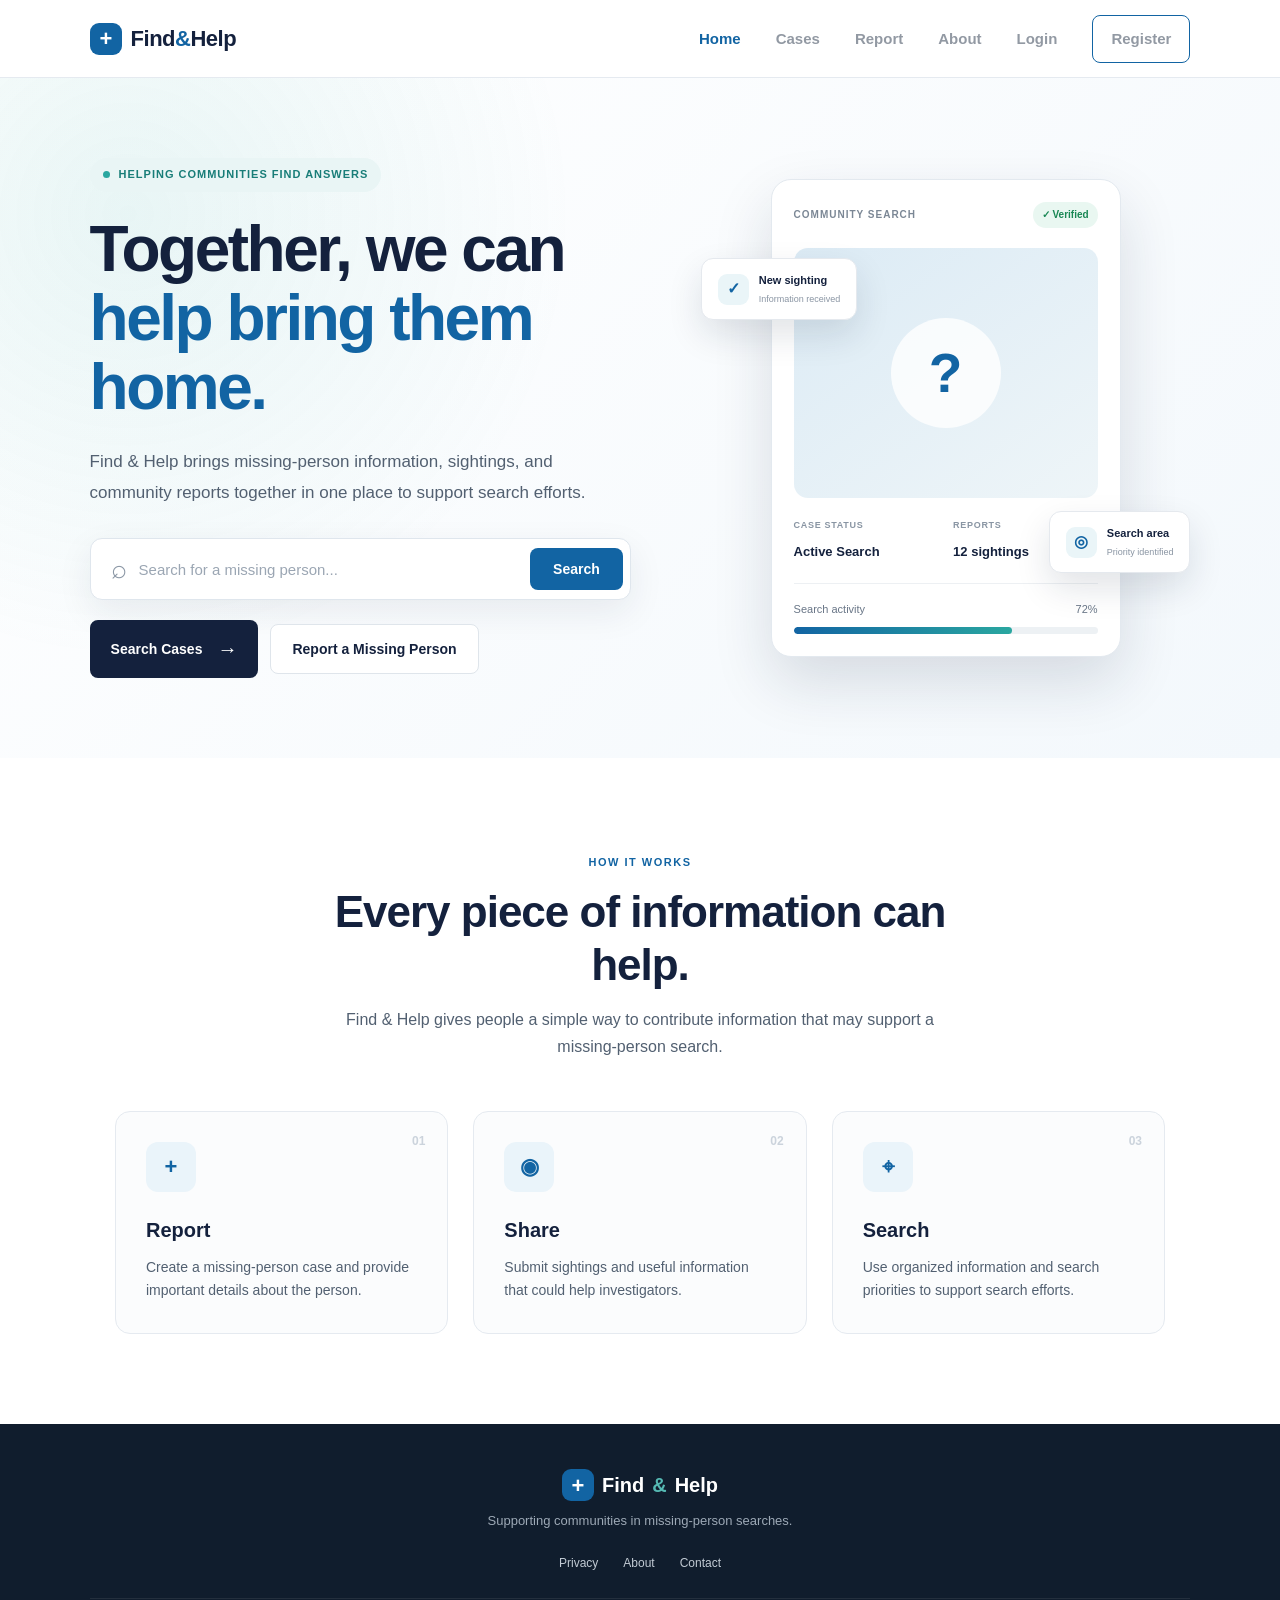
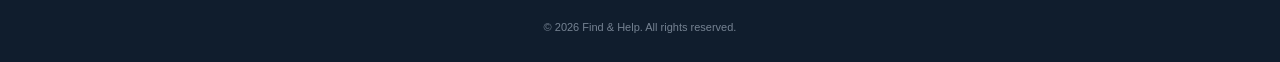
<file: index.html>
<!DOCTYPE html>
<html lang="en">

<head>
    <meta charset="UTF-8">
    <meta name="viewport" content="width=device-width, initial-scale=1.0">

    <title>Find & Help | Missing Persons</title>

    <link rel="stylesheet" href="css/index.css">
</head>

<body>
    <header class="navbar">

        <div class="logo">
            <span class="logo-icon">+</span>
            <span>Find<span class="logo-highlight">&</span>Help</span>
        </div>
        <nav class="nav-links">
            <a href="index.html" class="active">Home</a>
            <a href="pages/search.html">Cases</a>
            <a href="pages/create-case.html">Report</a>
            <a href="pages/about.html">About</a>
            <a href="pages/login.html" class="nav-login">Login</a>
            <a href="pages/register.html" class="nav-register">Register</a>
        </nav>
    </header>
    <main>
        <section class="hero">
            <div class="hero-content">
                <div class="hero-label">
                    <span class="status-dot"></span>
                    HELPING COMMUNITIES FIND ANSWERS
                </div>
                <h1>
                    Together, we can
                    <span>help bring them home.</span>
                </h1>
                <p>
                    Find & Help brings missing-person information,
                    sightings, and community reports together in
                    one place to support search efforts.
                </p>

                <form class="search-box">

                    <span class="search-icon">⌕</span>

                    <input
                        type="text"
                        placeholder="Search for a missing person..."
                    >

                    <button type="submit">
                        Search
                    </button>

                </form>

                <div class="hero-buttons">

                    <a
                        href="pages/search.html"
                        class="primary-btn"
                    >
                        Search Cases
                        <span>→</span>
                    </a>

                    <a
                        href="pages/create-case.html"
                        class="secondary-btn"
                    >
                        Report a Missing Person
                    </a>

                </div>

            </div>

            <div class="hero-visual">

                <div class="visual-card">

                    <div class="visual-top">

                        <span class="mini-label">
                            COMMUNITY SEARCH
                        </span>

                        <span class="verified">
                            ✓ Verified
                        </span>

                    </div>


                    <div class="person-placeholder">

                        <div class="person-icon">
                            ?
                        </div>

                    </div>


                    <div class="visual-info">

                        <div>
                            <small>CASE STATUS</small>
                            <strong>Active Search</strong>
                        </div>

                        <div>
                            <small>REPORTS</small>
                            <strong>12 sightings</strong>
                        </div>

                    </div>


                    <div class="progress-container">

                        <div class="progress-text">
                            <span>Search activity</span>
                            <span>72%</span>
                        </div>

                        <div class="progress-bar">
                            <div class="progress"></div>
                        </div>

                    </div>

                </div>


                <div class="floating-card floating-card-one">

                    <div class="floating-icon">
                        ✓
                    </div>

                    <div>
                        <strong>New sighting</strong>
                        <small>Information received</small>
                    </div>

                </div>


                <div class="floating-card floating-card-two">

                    <div class="floating-icon">
                        ◎
                    </div>

                    <div>
                        <strong>Search area</strong>
                        <small>Priority identified</small>
                    </div>

                </div>

            </div>

        </section>

        <section class="how-section">

            <div class="section-heading">

                <span>HOW IT WORKS</span>

                <h2>
                    Every piece of information can help.
                </h2>

                <p>
                    Find & Help gives people a simple way to
                    contribute information that may support
                    a missing-person search.
                </p>

            </div>


            <div class="steps">

                <div class="step-card">

                    <div class="step-number">
                        01
                    </div>

                    <div class="step-icon">
                        +
                    </div>

                    <h3>
                        Report
                    </h3>

                    <p>
                        Create a missing-person case and
                        provide important details about the person.
                    </p>

                </div>

                <div class="step-card">

                    <div class="step-number">
                        02
                    </div>

                    <div class="step-icon">
                        ◉
                    </div>

                    <h3>
                        Share
                    </h3>

                    <p>
                        Submit sightings and useful information
                        that could help investigators.
                    </p>

                </div>

                <div class="step-card">

                    <div class="step-number">
                        03
                    </div>

                    <div class="step-icon">
                        ⌖
                    </div>

                    <h3>
                        Search
                    </h3>

                    <p>
                        Use organized information and search
                        priorities to support search efforts.
                    </p>

                </div>

            </div>

        </section>

    </main>

    <footer>

        <div class="footer-logo">
            <span class="logo-icon">+</span>
            Find<span>&</span>Help
        </div>

        <p>
            Supporting communities in missing-person searches.
        </p>

        <div class="footer-links">
            <a href="pages/privacy.html">Privacy</a>
            <a href="pages/about.html">About</a>
            <a href="pages/contact.html">Contact</a>
        </div>

        <div class="copyright">
            © 2026 Find & Help. All rights reserved.
        </div>

    </footer>

</body>
</html>
</file>
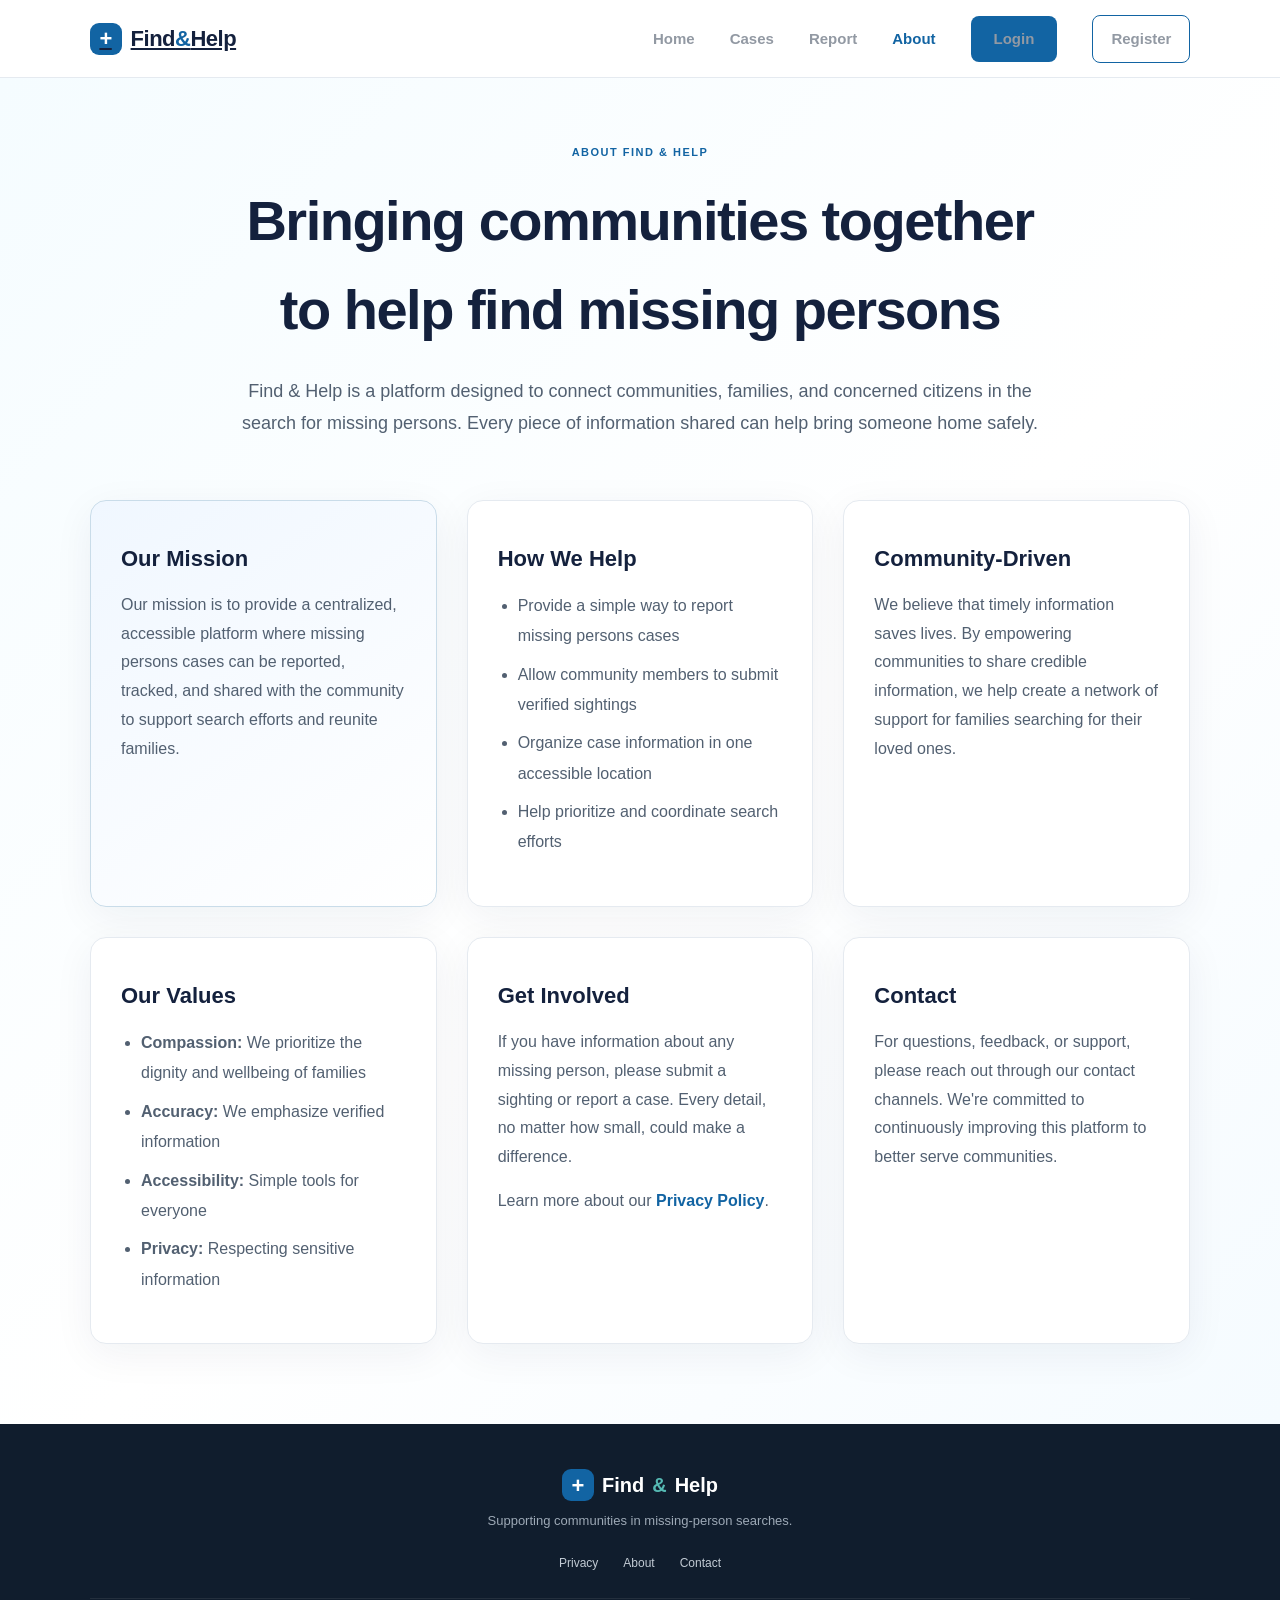
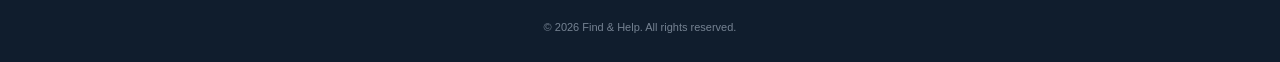
<file: pages/about.html>
<!DOCTYPE html>
<html lang="en">
<head>
    <meta charset="UTF-8">
    <meta name="viewport" content="width=device-width, initial-scale=1.0">
    <title>About | Find & Help</title>
    <link rel="stylesheet" href="../css/index.css">
    <style>
        .about-page {
            padding: 60px 7% 80px;
            background: linear-gradient(135deg, #f5fcff 0%, #ffffff 55%, #f5fbff 100%);
            min-height: calc(100vh - 78px - 250px);
        }
        .about-hero {
            text-align: center;
            max-width: 800px;
            margin: 0 auto 60px;
        }
        .about-hero span {
            color: var(--primary);
            font-size: 11px;
            font-weight: 800;
            letter-spacing: 1.5px;
        }
        .about-hero h1 {
            margin: 12px 0 20px;
            font-size: clamp(36px, 5vw, 56px);
            letter-spacing: -1.5px;
            color: var(--dark);
        }
        .about-hero p {
            color: var(--text);
            font-size: 18px;
            line-height: 1.8;
        }
        .about-grid {
            max-width: 1100px;
            margin: auto;
            display: grid;
            grid-template-columns: repeat(auto-fit, minmax(300px, 1fr));
            gap: 30px;
        }
        .about-card {
            background: white;
            border: 1px solid var(--border);
            border-radius: 16px;
            padding: 40px 30px;
            box-shadow: 0 10px 40px rgba(20, 33, 61, 0.06);
        }
        .about-card h3 {
            color: var(--dark);
            margin-bottom: 15px;
            font-size: 22px;
        }
        .about-card p {
            color: var(--text);
            line-height: 1.8;
            margin-bottom: 15px;
        }
        .about-card ul {
            color: var(--text);
            line-height: 1.9;
            padding-left: 20px;
        }
        .about-card li {
            margin-bottom: 8px;
        }
        .mission-card {
            background: linear-gradient(145deg, #f0f7ff 0%, #ffffff 100%);
            border-color: #c9dce9;
        }
    </style>
</head>
<body>
    <header class="navbar">
        <a href="../index.html" class="logo">
            <span class="logo-icon">+</span>
            <span>Find<span class="logo-highlight">&</span>Help</span>
        </a>
        <nav class="nav-links">
            <a href="../index.html">Home</a>
            <a href="search.html">Cases</a>
            <a href="create-case.html">Report</a>
            <a href="about.html" class="active">About</a>
            <a href="login.html" class="nav-login login-btn">Login</a>
            <a href="register.html" class="nav-register">Register</a>
        </nav>
    </header>
    <main class="about-page">
        <section class="about-hero">
            <span>ABOUT FIND & HELP</span>
            <h1>Bringing communities together to help find missing persons</h1>
            <p>Find & Help is a platform designed to connect communities, families, and concerned citizens in the search for missing persons. Every piece of information shared can help bring someone home safely.</p>
        </section>
        <section class="about-grid">
            <div class="about-card mission-card">
                <h3>Our Mission</h3>
                <p>Our mission is to provide a centralized, accessible platform where missing persons cases can be reported, tracked, and shared with the community to support search efforts and reunite families.</p>
            </div>
            <div class="about-card">
                <h3>How We Help</h3>
                <ul>
                    <li>Provide a simple way to report missing persons cases</li>
                    <li>Allow community members to submit verified sightings</li>
                    <li>Organize case information in one accessible location</li>
                    <li>Help prioritize and coordinate search efforts</li>
                </ul>
            </div>
            <div class="about-card">
                <h3>Community-Driven</h3>
                <p>We believe that timely information saves lives. By empowering communities to share credible information, we help create a network of support for families searching for their loved ones.</p>
            </div>
            <div class="about-card">
                <h3>Our Values</h3>
                <ul>
                    <li><strong>Compassion:</strong> We prioritize the dignity and wellbeing of families</li>
                    <li><strong>Accuracy:</strong> We emphasize verified information</li>
                    <li><strong>Accessibility:</strong> Simple tools for everyone</li>
                    <li><strong>Privacy:</strong> Respecting sensitive information</li>
                </ul>
            </div>
            <div class="about-card">
                <h3>Get Involved</h3>
                <p>If you have information about any missing person, please submit a sighting or report a case. Every detail, no matter how small, could make a difference.</p>
                <p>Learn more about our <a href="privacy.html" style="color: var(--primary); text-decoration: none; font-weight: 600;">Privacy Policy</a>.</p>
            </div>
            <div class="about-card">
                <h3>Contact</h3>
                <p>For questions, feedback, or support, please reach out through our contact channels. We're committed to continuously improving this platform to better serve communities.</p>
            </div>
        </section>
    </main>
    <footer>
        <div class="footer-logo">
            <span class="logo-icon">+</span>
            Find<span>&</span>Help
        </div>
        <p>Supporting communities in missing-person searches.</p>
        <div class="footer-links">
            <a href="privacy.html">Privacy</a>
            <a href="about.html">About</a>
            <a href="contact.html">Contact</a>
        </div>
        <div class="copyright">
            © 2026 Find & Help. All rights reserved.
        </div>
    </footer>
</body>
</html>
</file>
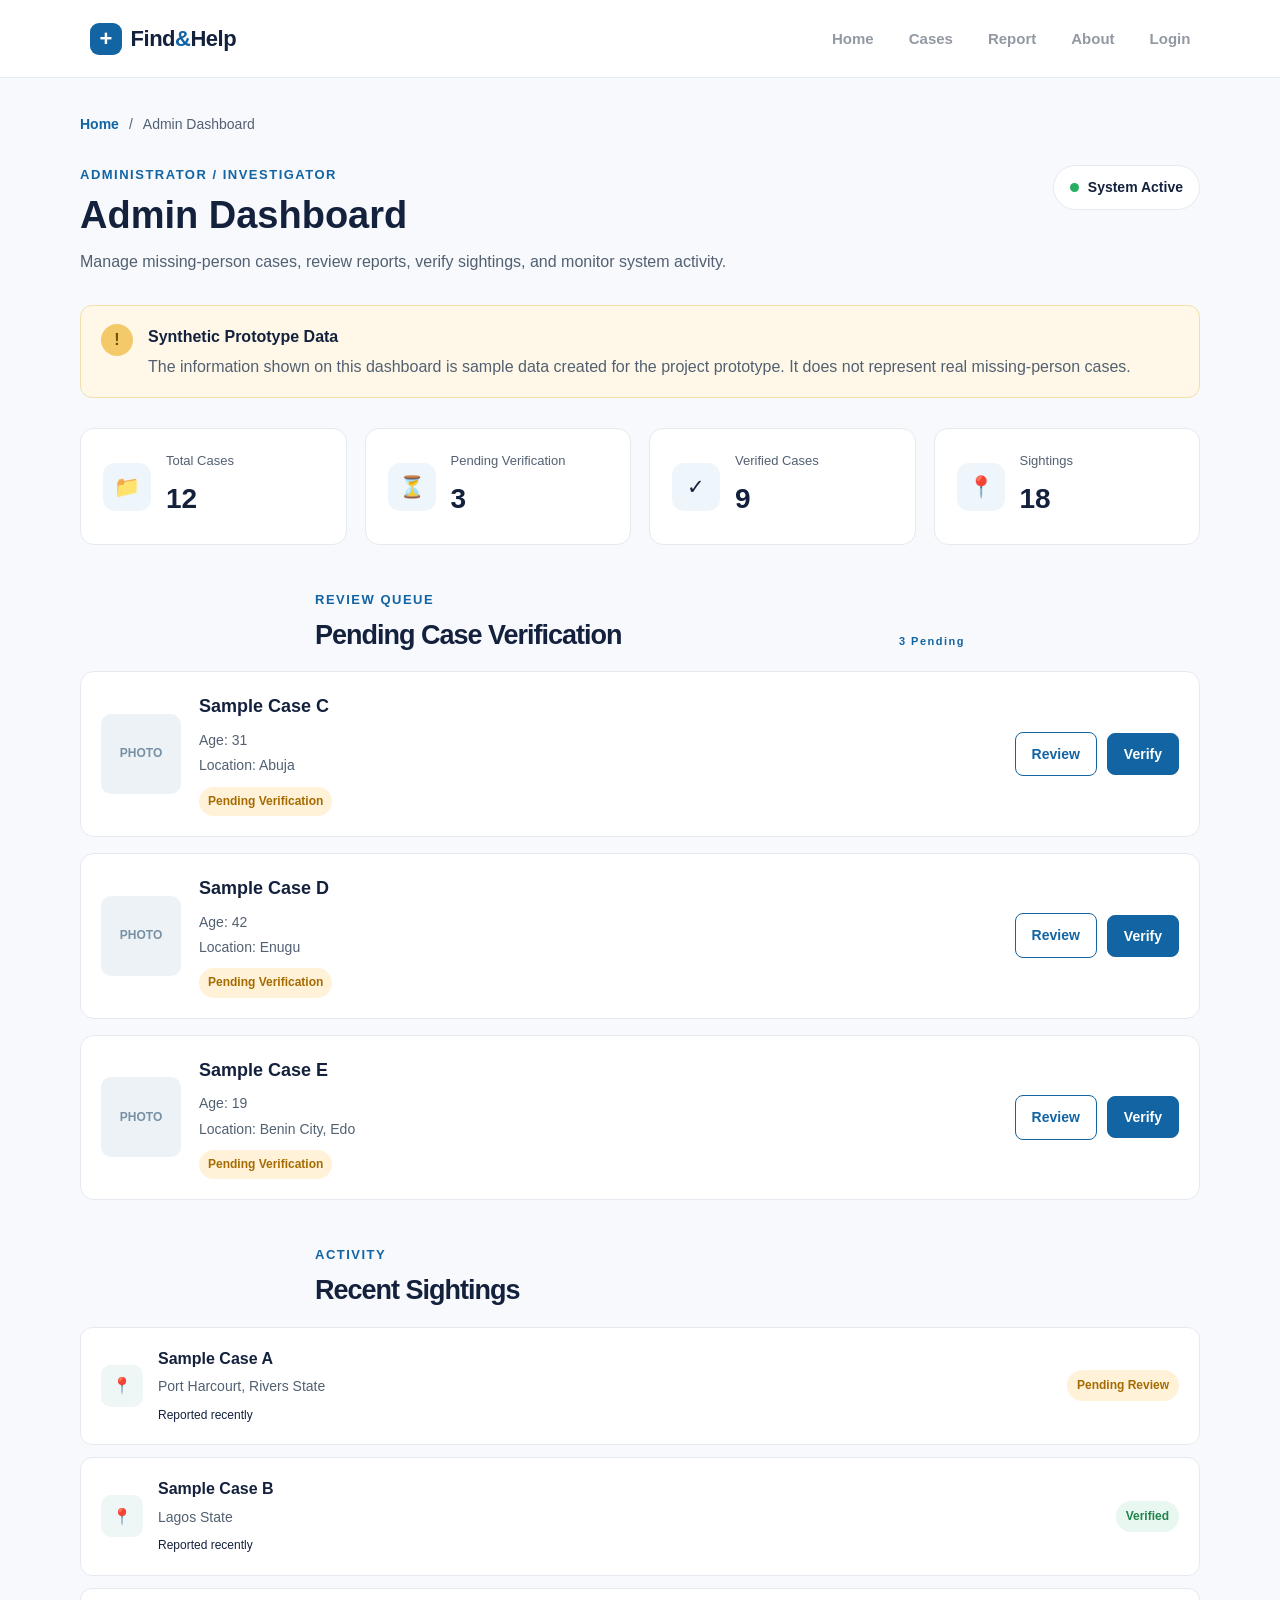
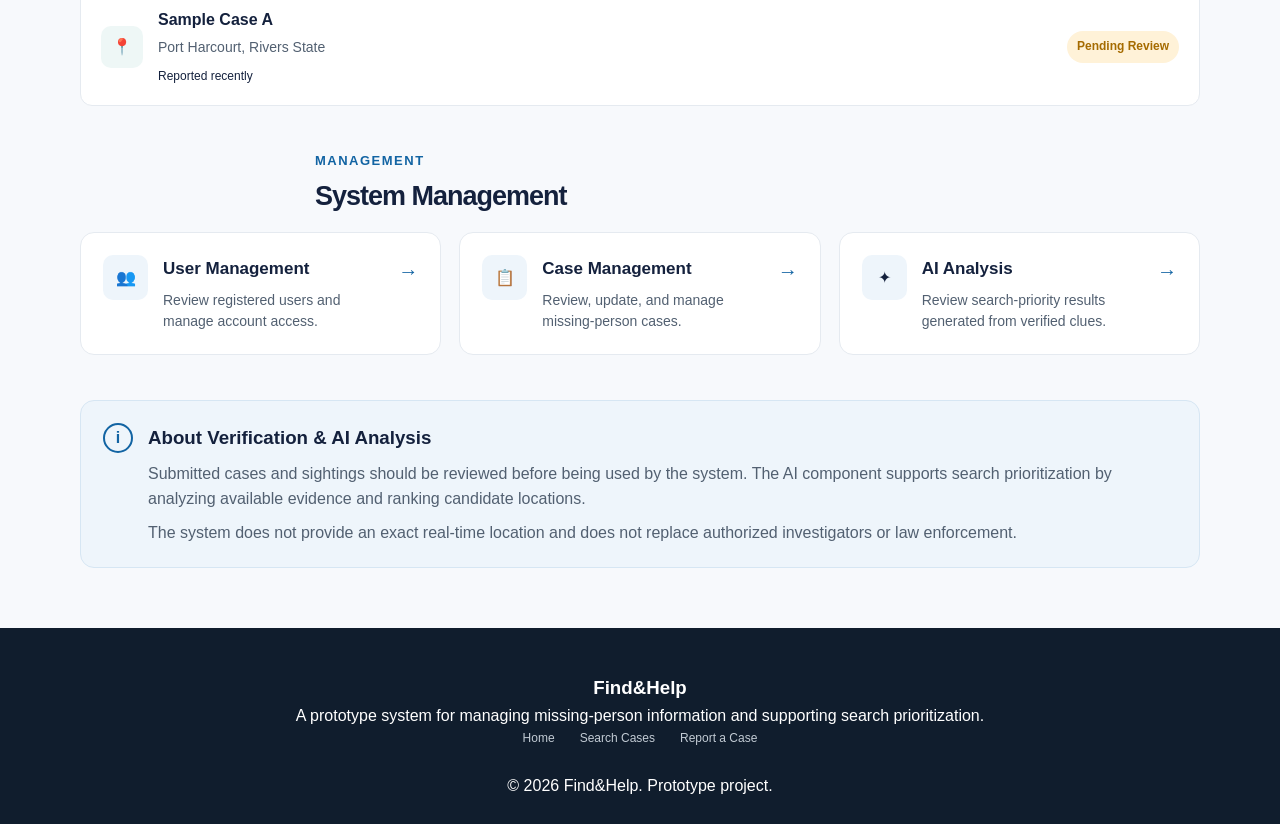
<file: pages/admin-dashboard.html>
<!DOCTYPE html>
<html lang="en">
<head>
<meta charset="UTF-8">
<meta name="viewport" content="width=device-width, initial-scale=1.0">
<title>Admin Dashboard | Find & Help</title>
<link rel="stylesheet" href="../css/index.css">
<link rel="stylesheet" href="../css/admin-dashboard.css">
</head>
<body class="admin-page">

<header class="navbar">
<div class="logo">
<span class="logo-icon">+</span>
<span>Find<span class="logo-highlight">&</span>Help</span>
</div>
<nav class="nav-links">
<a href="../index.html">Home</a>
<a href="search.html">Cases</a>
<a href="create-case.html">Report</a>
<a href="about.html">About</a>
<a href="login.html" class="login-nav-btn">Login</a>
</nav>
</header>

<main class="admin-container">

<div class="breadcrumb">
<a href="../index.html">Home</a>
<span>/</span>
<span>Admin Dashboard</span>
</div>

<section class="admin-header">
<div>
<span class="admin-label">ADMINISTRATOR / INVESTIGATOR</span>
<h1>Admin Dashboard</h1>
<p>Manage missing-person cases, review reports, verify sightings, and monitor system activity.</p>
</div>
<div class="system-status">
<span class="status-dot"></span>
<span>System Active</span>
</div>
</section>

<section class="demo-notice">
<div class="demo-icon">!</div>
<div>
<strong>Synthetic Prototype Data</strong>
<p>The information shown on this dashboard is sample data created for the project prototype. It does not represent real missing-person cases.</p>
</div>
</section>

<section class="stats-grid">

<div class="stat-card">
<div class="stat-icon">📁</div>
<div>
<span class="stat-label">Total Cases</span>
<strong class="stat-number">12</strong>
</div>
</div>

<div class="stat-card">
<div class="stat-icon">⏳</div>
<div>
<span class="stat-label">Pending Verification</span>
<strong class="stat-number">3</strong>
</div>
</div>

<div class="stat-card">
<div class="stat-icon">✓</div>
<div>
<span class="stat-label">Verified Cases</span>
<strong class="stat-number">9</strong>
</div>
</div>

<div class="stat-card">
<div class="stat-icon">📍</div>
<div>
<span class="stat-label">Sightings</span>
<strong class="stat-number">18</strong>
</div>
</div>

</section>

<section class="admin-section">

<div class="section-heading">
<div>
<span class="section-label">REVIEW QUEUE</span>
<h2>Pending Case Verification</h2>
</div>
<span class="count-badge">3 Pending</span>
</div>

<div class="review-list">

<article class="review-card">
<div class="review-info">
<div class="review-photo">PHOTO</div>
<div>
<h3>Sample Case C</h3>
<p>Age: 31</p>
<p>Location: Abuja</p>
<span class="pending-badge">Pending Verification</span>
</div>
</div>
<div class="review-actions">
<a href="case-details.html" class="btn-secondary">Review</a>
<button type="button" class="btn-primary">Verify</button>
</div>
</article>

<article class="review-card">
<div class="review-info">
<div class="review-photo">PHOTO</div>
<div>
<h3>Sample Case D</h3>
<p>Age: 42</p>
<p>Location: Enugu</p>
<span class="pending-badge">Pending Verification</span>
</div>
</div>
<div class="review-actions">
<a href="case-details.html" class="btn-secondary">Review</a>
<button type="button" class="btn-primary">Verify</button>
</div>
</article>

<article class="review-card">
<div class="review-info">
<div class="review-photo">PHOTO</div>
<div>
<h3>Sample Case E</h3>
<p>Age: 19</p>
<p>Location: Benin City, Edo</p>
<span class="pending-badge">Pending Verification</span>
</div>
</div>
<div class="review-actions">
<a href="case-details.html" class="btn-secondary">Review</a>
<button type="button" class="btn-primary">Verify</button>
</div>
</article>

</div>
</section>

<section class="admin-section">

<div class="section-heading">
<div>
<span class="section-label">ACTIVITY</span>
<h2>Recent Sightings</h2>
</div>
</div>

<div class="sightings-list">

<article class="sighting-card">
<div class="sighting-main">
<div class="location-icon">📍</div>
<div>
<h3>Sample Case A</h3>
<p>Port Harcourt, Rivers State</p>
<span>Reported recently</span>
</div>
</div>
<span class="review-status">Pending Review</span>
</article>

<article class="sighting-card">
<div class="sighting-main">
<div class="location-icon">📍</div>
<div>
<h3>Sample Case B</h3>
<p>Lagos State</p>
<span>Reported recently</span>
</div>
</div>
<span class="verified-status">Verified</span>
</article>

<article class="sighting-card">
<div class="sighting-main">
<div class="location-icon">📍</div>
<div>
<h3>Sample Case A</h3>
<p>Port Harcourt, Rivers State</p>
<span>Reported recently</span>
</div>
</div>
<span class="review-status">Pending Review</span>
</article>

</div>
</section>

<section class="admin-section">

<div class="section-heading">
<div>
<span class="section-label">MANAGEMENT</span>
<h2>System Management</h2>
</div>
</div>

<div class="management-grid">

<a href="admin-dashboard.html" class="management-card">
<div class="management-icon">👥</div>
<div>
<h3>User Management</h3>
<p>Review registered users and manage account access.</p>
</div>
<span class="management-arrow">→</span>
</a>

<a href="admin-dashboard.html" class="management-card">
<div class="management-icon">📋</div>
<div>
<h3>Case Management</h3>
<p>Review, update, and manage missing-person cases.</p>
</div>
<span class="management-arrow">→</span>
</a>

<a href="admin-dashboard.html" class="management-card">
<div class="management-icon">✦</div>
<div>
<h3>AI Analysis</h3>
<p>Review search-priority results generated from verified clues.</p>
</div>
<span class="management-arrow">→</span>
</a>

</div>
</section>

<section class="admin-info-box">

<div class="info-icon">i</div>

<div>
<h3>About Verification & AI Analysis</h3>
<p>Submitted cases and sightings should be reviewed before being used by the system. The AI component supports search prioritization by analyzing available evidence and ranking candidate locations.</p>
<p>The system does not provide an exact real-time location and does not replace authorized investigators or law enforcement.</p>
</div>

</section>

</main>

<footer class="footer">

<div class="footer-content">

<div>
<h3>Find<span>&</span>Help</h3>
<p>A prototype system for managing missing-person information and supporting search prioritization.</p>
</div>

<div class="footer-links">
<a href="../index.html">Home</a>
<a href="search.html">Search Cases</a>
<a href="create-case.html">Report a Case</a>
</div>

</div>

<div class="footer-bottom">
<p>&copy; 2026 Find&Help. Prototype project.</p>
</div>

</footer>

</body>
</html>
</file>
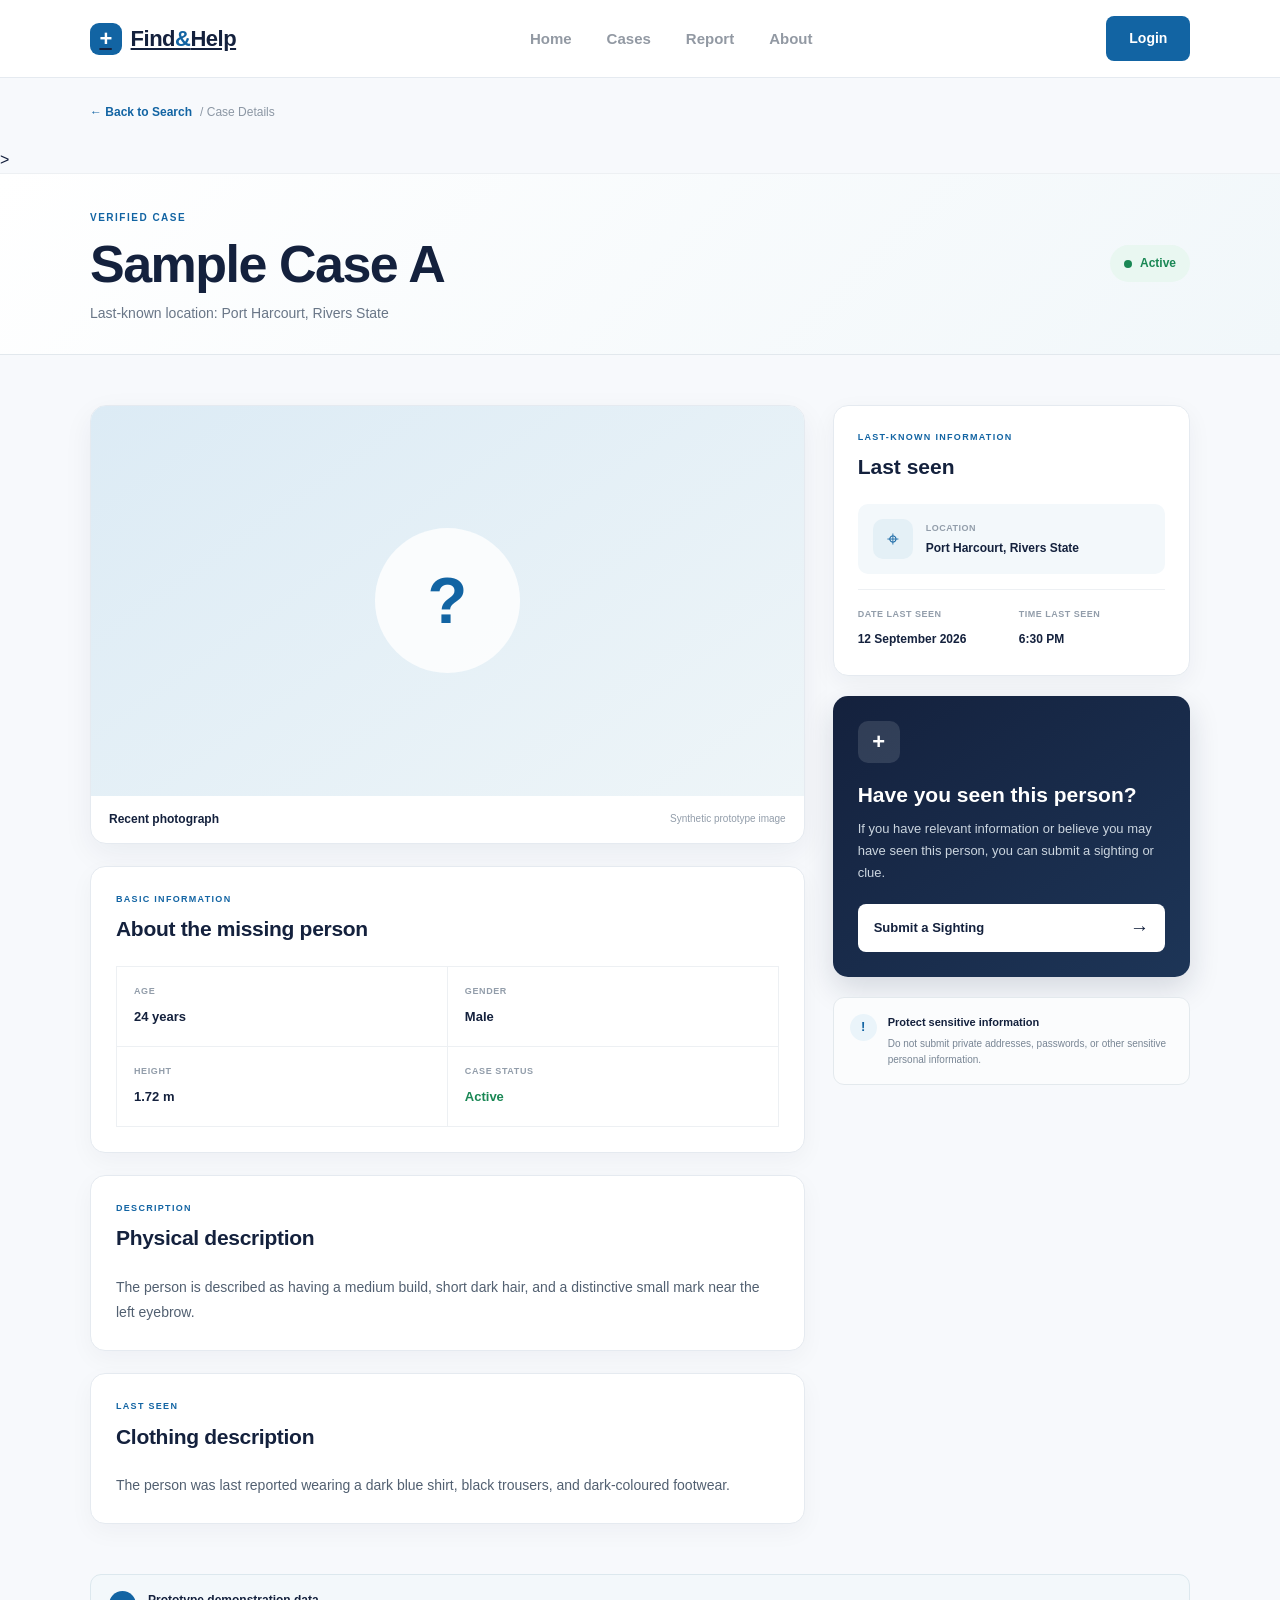
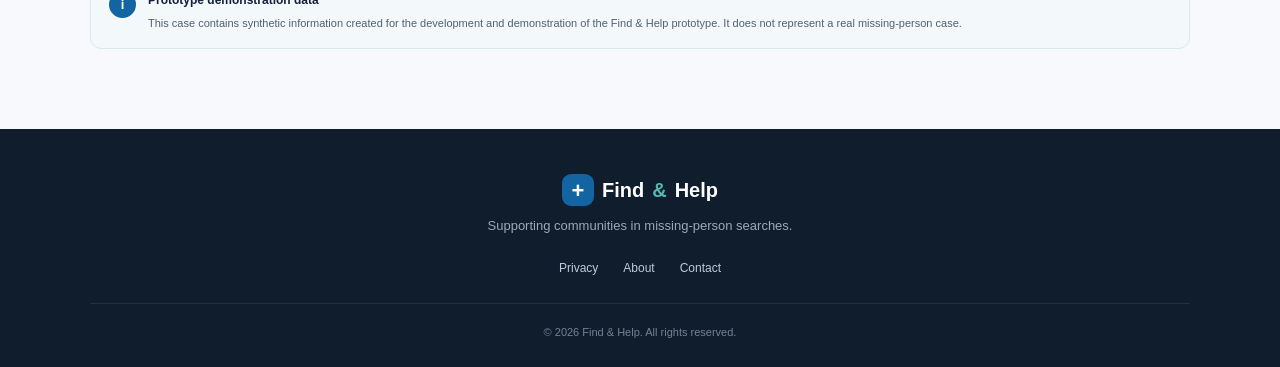
<file: pages/case-details.html>
<!DOCTYPE html>
<html lang="en">

<head>

    <meta charset="UTF-8">

    <meta
        name="viewport"
        content="width=device-width, initial-scale=1.0"
    >

    <title>Case Details | Find & Help</title>

    <link
        rel="stylesheet"
        href="../css/index.css"
    >

    <link
        rel="stylesheet"
        href="../css/case-details.css"
    >

</head>


<body>


    <header class="navbar">

        <a
            href="../index.html"
            class="logo"
        >

            <span class="logo-icon">
                +
            </span>

            <span>
                Find<span class="logo-highlight">&</span>Help
            </span>

        </a>


        <nav class="nav-links">

            <a href="../index.html">
                Home
            </a>

            <a href="search.html">
                Cases
            </a>

            <a href="create-case.html">
                Report
            </a>

            <a href="about.html">
                About
            </a>

        </nav>


        <a
            href="login.html"
            class="login-btn"
        >
            Login
        </a>

    </header>



    <main class="case-details-page">



        <div class="case-container">

            <div class="breadcrumb">

                <a href="search.html">
                    ← Back to Search
                </a>

                <span>
                    / Case Details
                </span>

            </div>

        </div>
>

        <section class="case-header">

            <div class="case-container">

                <div class="case-header-content">


                    <div>

                        <span class="case-label">
                            VERIFIED CASE
                        </span>


                        <h1>
                            Sample Case A
                        </h1>


                        <p class="case-location">
                            Last-known location:
                            Port Harcourt, Rivers State
                        </p>

                    </div>


                    <div class="status-badge">

                        <span class="status-dot"></span>

                        Active

                    </div>

                </div>

            </div>

        </section>

        <section class="case-main">

            <div class="case-container">

                <div class="case-layout">

                    <div class="case-left">



                        <div class="case-photo-card">

                            <div class="case-photo">

                                <div class="photo-placeholder">
                                    ?
                                </div>

                            </div>


                            <div class="photo-caption">

                                <span>
                                    Recent photograph
                                </span>

                                <small>
                                    Synthetic prototype image
                                </small>

                            </div>

                        </div>




                        <div class="information-card">

                            <div class="card-heading">

                                <span class="heading-label">
                                    BASIC INFORMATION
                                </span>

                                <h2>
                                    About the missing person
                                </h2>

                            </div>


                            <div class="information-grid">


                                <div class="information-item">

                                    <span>
                                        Age
                                    </span>

                                    <strong>
                                        24 years
                                    </strong>

                                </div>


                                <div class="information-item">

                                    <span>
                                        Gender
                                    </span>

                                    <strong>
                                        Male
                                    </strong>

                                </div>


                                <div class="information-item">

                                    <span>
                                        Height
                                    </span>

                                    <strong>
                                        1.72 m
                                    </strong>

                                </div>


                                <div class="information-item">

                                    <span>
                                        Case Status
                                    </span>

                                    <strong class="active-text">
                                        Active
                                    </strong>

                                </div>

                            </div>

                        </div>




                        <div class="information-card">

                            <div class="card-heading">

                                <span class="heading-label">
                                    DESCRIPTION
                                </span>

                                <h2>
                                    Physical description
                                </h2>

                            </div>


                            <p class="description-text">

                                The person is described as having
                                a medium build, short dark hair,
                                and a distinctive small mark near
                                the left eyebrow.

                            </p>

                        </div>




                        <div class="information-card">

                            <div class="card-heading">

                                <span class="heading-label">
                                    LAST SEEN
                                </span>

                                <h2>
                                    Clothing description
                                </h2>

                            </div>


                            <p class="description-text">

                                The person was last reported wearing
                                a dark blue shirt, black trousers,
                                and dark-coloured footwear.

                            </p>

                        </div>

                    </div>


                    <aside class="case-right">



                        <div class="side-card">

                            <div class="side-heading">

                                <span class="heading-label">
                                    LAST-KNOWN INFORMATION
                                </span>

                                <h2>
                                    Last seen
                                </h2>

                            </div>


                            <div class="location-box">

                                <div class="location-icon">
                                    ⌖
                                </div>


                                <div>

                                    <span>
                                        Location
                                    </span>

                                    <strong>
                                        Port Harcourt,
                                        Rivers State
                                    </strong>

                                </div>

                            </div>


                            <div class="date-box">

                                <div>

                                    <span>
                                        Date last seen
                                    </span>

                                    <strong>
                                        12 September 2026
                                    </strong>

                                </div>


                                <div>

                                    <span>
                                        Time last seen
                                    </span>

                                    <strong>
                                        6:30 PM
                                    </strong>

                                </div>

                            </div>

                        </div>




                        <div class="action-card">

                            <div class="action-icon">
                                +
                            </div>


                            <h2>
                                Have you seen this person?
                            </h2>


                            <p>

                                If you have relevant information
                                or believe you may have seen this
                                person, you can submit a sighting
                                or clue.

                            </p>


                            <a
                                href="submit-sighting.html"
                                class="submit-sighting-btn"
                            >
                                Submit a Sighting
                                <span>→</span>
                            </a>

                        </div>




                        <div class="privacy-card">

                            <div class="privacy-icon">
                                !
                            </div>


                            <div>

                                <strong>
                                    Protect sensitive information
                                </strong>


                                <p>

                                    Do not submit private addresses,
                                    passwords, or other sensitive
                                    personal information.

                                </p>

                            </div>

                        </div>

                    </aside>

                </div>

            </div>

        </section>



        <section class="demo-section">

            <div class="case-container">

                <div class="demo-notice">

                    <span class="demo-icon">
                        i
                    </span>


                    <div>

                        <strong>
                            Prototype demonstration data
                        </strong>


                        <p>

                            This case contains synthetic information
                            created for the development and
                            demonstration of the Find & Help prototype.
                            It does not represent a real missing-person
                            case.

                        </p>

                    </div>

                </div>

            </div>

        </section>

    </main>



    <footer>

        <div class="footer-logo">

            <span class="logo-icon">
                +
            </span>

            Find<span>&</span>Help

        </div>


        <p>
            Supporting communities in missing-person searches.
        </p>


        <div class="footer-links">

            <a href="./privacy.html">
                Privacy
            </a>

            <a href="./about.html">
                About
            </a>

            <a href="./contact.html">
                Contact
            </a>

        </div>


        <div class="copyright">

            © 2026 Find & Help. All rights reserved.

        </div>

    </footer>


</body>

</html>
</file>
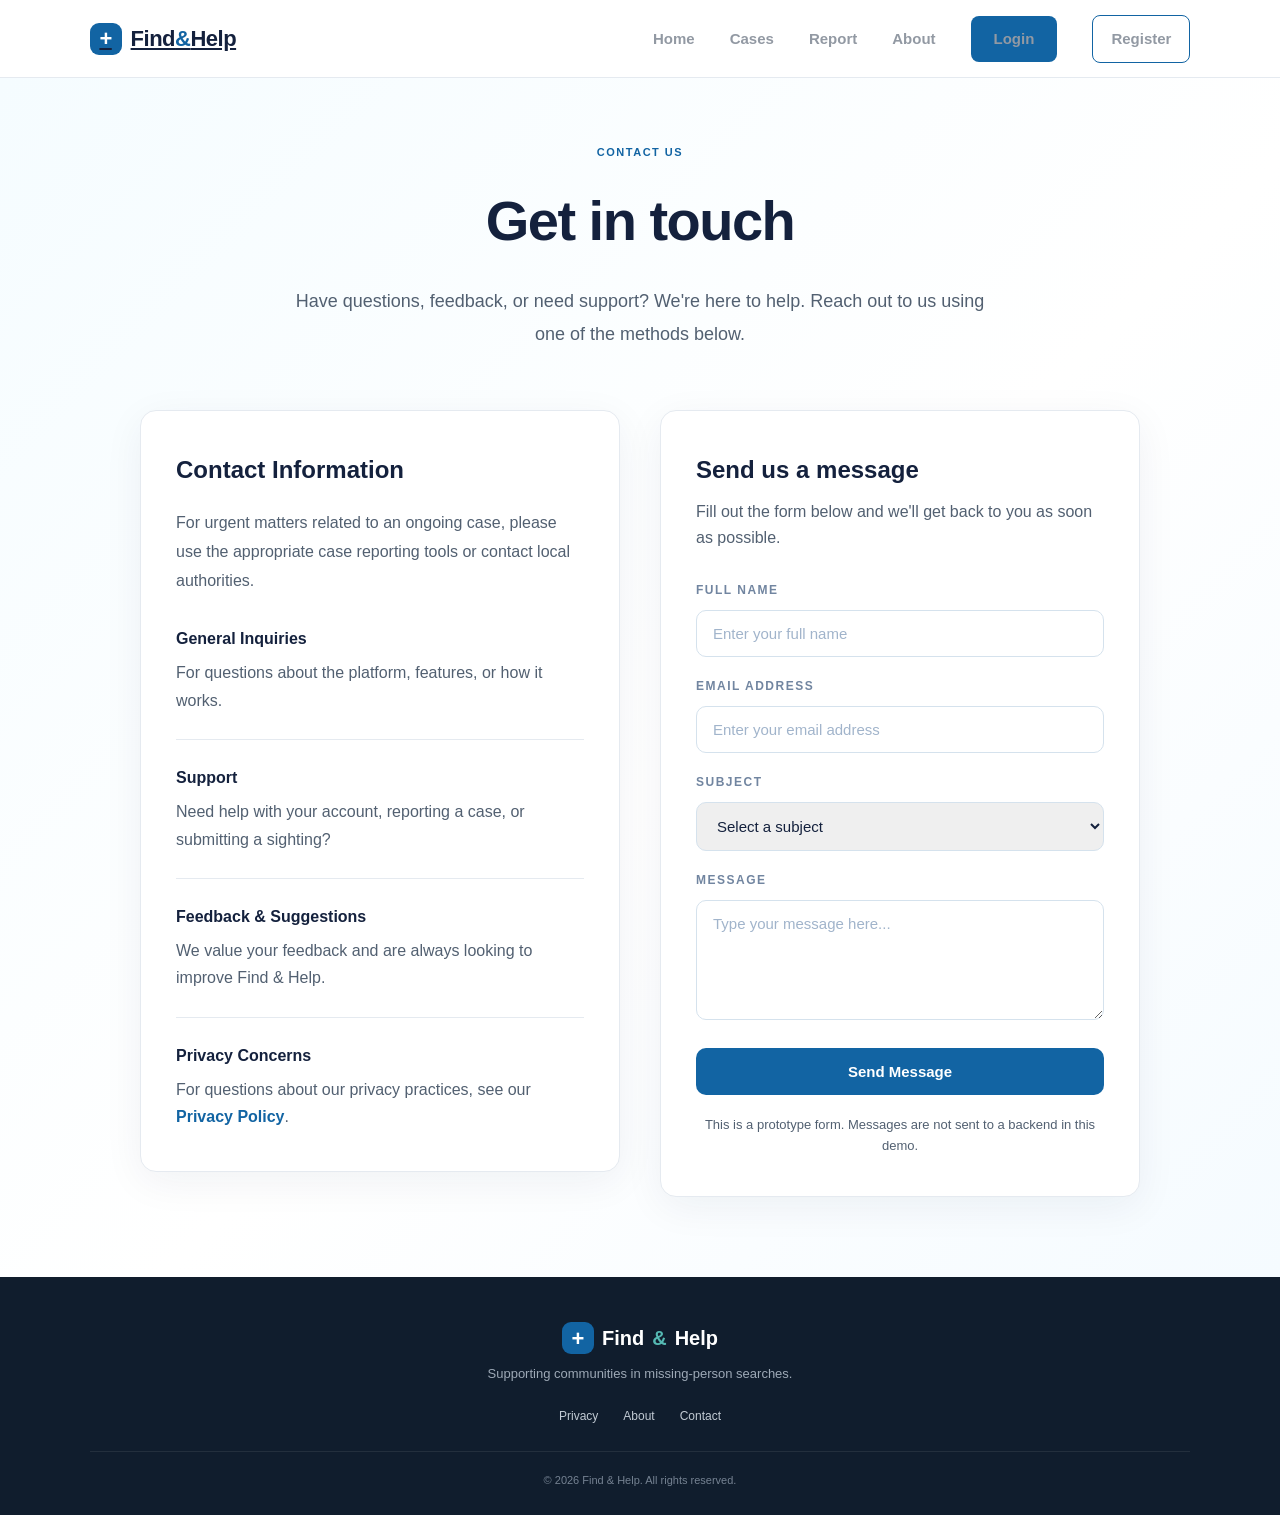
<file: pages/contact.html>
<!DOCTYPE html>
<html lang="en">
<head>
    <meta charset="UTF-8">
    <meta name="viewport" content="width=device-width, initial-scale=1.0">
    <title>Contact | Find & Help</title>
    <link rel="stylesheet" href="../css/index.css">
    <style>
        .contact-page {
            padding: 60px 7% 80px;
            background: linear-gradient(135deg, #f5fcff 0%, #ffffff 55%, #f5fbff 100%);
            min-height: calc(100vh - 78px - 250px);
        }
        .contact-hero {
            text-align: center;
            max-width: 700px;
            margin: 0 auto 60px;
        }
        .contact-hero span {
            color: var(--primary);
            font-size: 11px;
            font-weight: 800;
            letter-spacing: 1.5px;
        }
        .contact-hero h1 {
            margin: 12px 0 20px;
            font-size: clamp(36px, 5vw, 56px);
            letter-spacing: -1.5px;
            color: var(--dark);
        }
        .contact-hero p {
            color: var(--text);
            font-size: 18px;
            line-height: 1.8;
        }
        .contact-container {
            max-width: 1000px;
            margin: auto;
            display: grid;
            grid-template-columns: repeat(auto-fit, minmax(320px, 1fr));
            gap: 40px;
            align-items: start;
        }
        .contact-info {
            background: white;
            border: 1px solid var(--border);
            border-radius: 16px;
            padding: 40px 35px;
            box-shadow: 0 10px 40px rgba(20, 33, 61, 0.06);
        }
        .contact-info h2 {
            color: var(--dark);
            font-size: 24px;
            margin-bottom: 20px;
        }
        .contact-info p {
            color: var(--text);
            line-height: 1.8;
            margin-bottom: 30px;
        }
        .contact-method {
            margin-bottom: 25px;
            padding-bottom: 25px;
            border-bottom: 1px solid var(--border);
        }
        .contact-method:last-child {
            border-bottom: none;
            margin-bottom: 0;
            padding-bottom: 0;
        }
        .contact-method h3 {
            color: var(--dark);
            font-size: 16px;
            margin-bottom: 8px;
        }
        .contact-method p {
            color: var(--text);
            margin-bottom: 0;
            line-height: 1.7;
        }
        .contact-form-card {
            background: white;
            border: 1px solid var(--border);
            border-radius: 16px;
            padding: 40px 35px;
            box-shadow: 0 10px 40px rgba(20, 33, 61, 0.06);
        }
        .contact-form-card h2 {
            color: var(--dark);
            font-size: 24px;
            margin-bottom: 10px;
        }
        .contact-form-card > p {
            color: var(--text);
            margin-bottom: 30px;
        }
        .form-group {
            margin-bottom: 20px;
        }
        .form-group label {
            display: block;
            color: #7185a0;
            font-size: 12px;
            font-weight: 800;
            letter-spacing: 1.5px;
            margin-bottom: 10px;
        }
        .form-group input,
        .form-group textarea,
        .form-group select {
            width: 100%;
            padding: 14px 16px;
            border: 1px solid #d5e2ed;
            border-radius: 10px;
            font-size: 15px;
            color: var(--dark);
            outline: none;
            transition: 0.2s ease;
            font-family: inherit;
        }
        .form-group input::placeholder,
        .form-group textarea::placeholder {
            color: #a1b4cb;
        }
        .form-group input:focus,
        .form-group textarea:focus,
        .form-group select:focus {
            border-color: #1680c9;
            box-shadow: 0 0 0 3px rgba(22, 128, 201, 0.1);
        }
        .form-group textarea {
            min-height: 120px;
            resize: vertical;
        }
        .submit-btn {
            width: 100%;
            padding: 15px 20px;
            background: var(--primary);
            color: white;
            border: none;
            border-radius: 10px;
            font-size: 15px;
            font-weight: 700;
            cursor: pointer;
            transition: 0.2s ease;
        }
        .submit-btn:hover {
            background: var(--primary-dark);
            transform: translateY(-1px);
        }
        .note {
            margin-top: 20px;
            font-size: 13px;
            color: var(--text);
            text-align: center;
        }
    </style>
</head>
<body>
    <header class="navbar">
        <a href="../index.html" class="logo">
            <span class="logo-icon">+</span>
            <span>Find<span class="logo-highlight">&</span>Help</span>
        </a>
        <nav class="nav-links">
            <a href="../index.html">Home</a>
            <a href="search.html">Cases</a>
            <a href="create-case.html">Report</a>
            <a href="about.html">About</a>
            <a href="login.html" class="nav-login login-btn">Login</a>
            <a href="register.html" class="nav-register">Register</a>
        </nav>
    </header>
    <main class="contact-page">
        <section class="contact-hero">
            <span>CONTACT US</span>
            <h1>Get in touch</h1>
            <p>Have questions, feedback, or need support? We're here to help. Reach out to us using one of the methods below.</p>
        </section>
        <div class="contact-container">
            <section class="contact-info">
                <h2>Contact Information</h2>
                <p>For urgent matters related to an ongoing case, please use the appropriate case reporting tools or contact local authorities.</p>
                <div class="contact-method">
                    <h3>General Inquiries</h3>
                    <p>For questions about the platform, features, or how it works.</p>
                </div>
                <div class="contact-method">
                    <h3>Support</h3>
                    <p>Need help with your account, reporting a case, or submitting a sighting?</p>
                </div>
                <div class="contact-method">
                    <h3>Feedback & Suggestions</h3>
                    <p>We value your feedback and are always looking to improve Find & Help.</p>
                </div>
                <div class="contact-method">
                    <h3>Privacy Concerns</h3>
                    <p>For questions about our privacy practices, see our <a href="privacy.html" style="color: var(--primary); text-decoration: none; font-weight: 600;">Privacy Policy</a>.</p>
                </div>
            </section>
            <section class="contact-form-card">
                <h2>Send us a message</h2>
                <p>Fill out the form below and we'll get back to you as soon as possible.</p>
                <form id="contactForm">
                    <div class="form-group">
                        <label for="name">FULL NAME</label>
                        <input type="text" id="name" name="name" placeholder="Enter your full name" required>
                    </div>
                    <div class="form-group">
                        <label for="email">EMAIL ADDRESS</label>
                        <input type="email" id="email" name="email" placeholder="Enter your email address" required>
                    </div>
                    <div class="form-group">
                        <label for="subject">SUBJECT</label>
                        <select id="subject" name="subject" required>
                            <option value="">Select a subject</option>
                            <option value="general">General Inquiry</option>
                            <option value="support">Support</option>
                            <option value="feedback">Feedback/Suggestion</option>
                            <option value="privacy">Privacy Concern</option>
                            <option value="other">Other</option>
                        </select>
                    </div>
                    <div class="form-group">
                        <label for="message">MESSAGE</label>
                        <textarea id="message" name="message" placeholder="Type your message here..." required></textarea>
                    </div>
                    <button type="submit" class="submit-btn">Send Message</button>
                    <p class="note">This is a prototype form. Messages are not sent to a backend in this demo.</p>
                </form>
            </section>
        </div>
    </main>
    <script>
        document.getElementById('contactForm').addEventListener('submit', function(e) {
            e.preventDefault();
            alert('Thank you for your message. We will get back to you soon.');
            this.reset();
        });
    </script>
    <footer>
        <div class="footer-logo">
            <span class="logo-icon">+</span>
            Find<span>&</span>Help
        </div>
        <p>Supporting communities in missing-person searches.</p>
        <div class="footer-links">
            <a href="privacy.html">Privacy</a>
            <a href="about.html">About</a>
            <a href="contact.html">Contact</a>
        </div>
        <div class="copyright">
            © 2026 Find & Help. All rights reserved.
        </div>
    </footer>
</body>
</html>
</file>
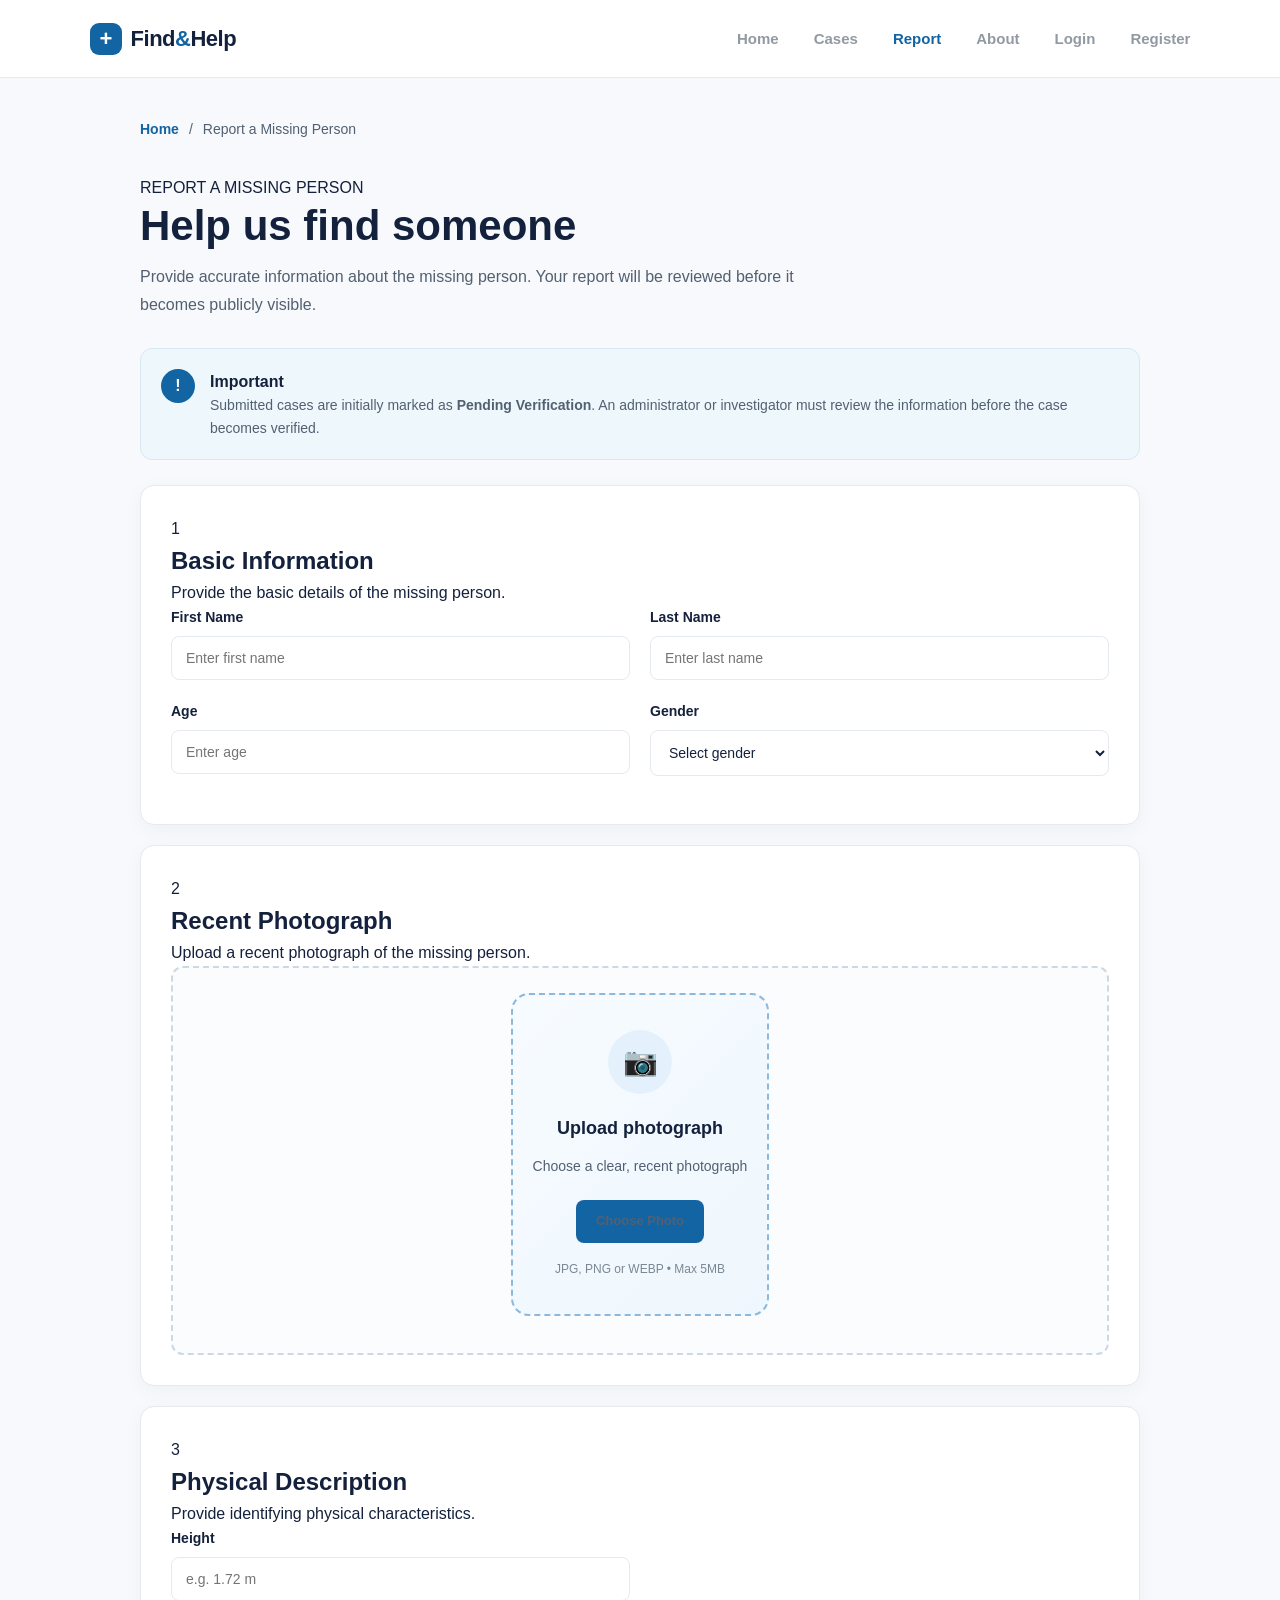
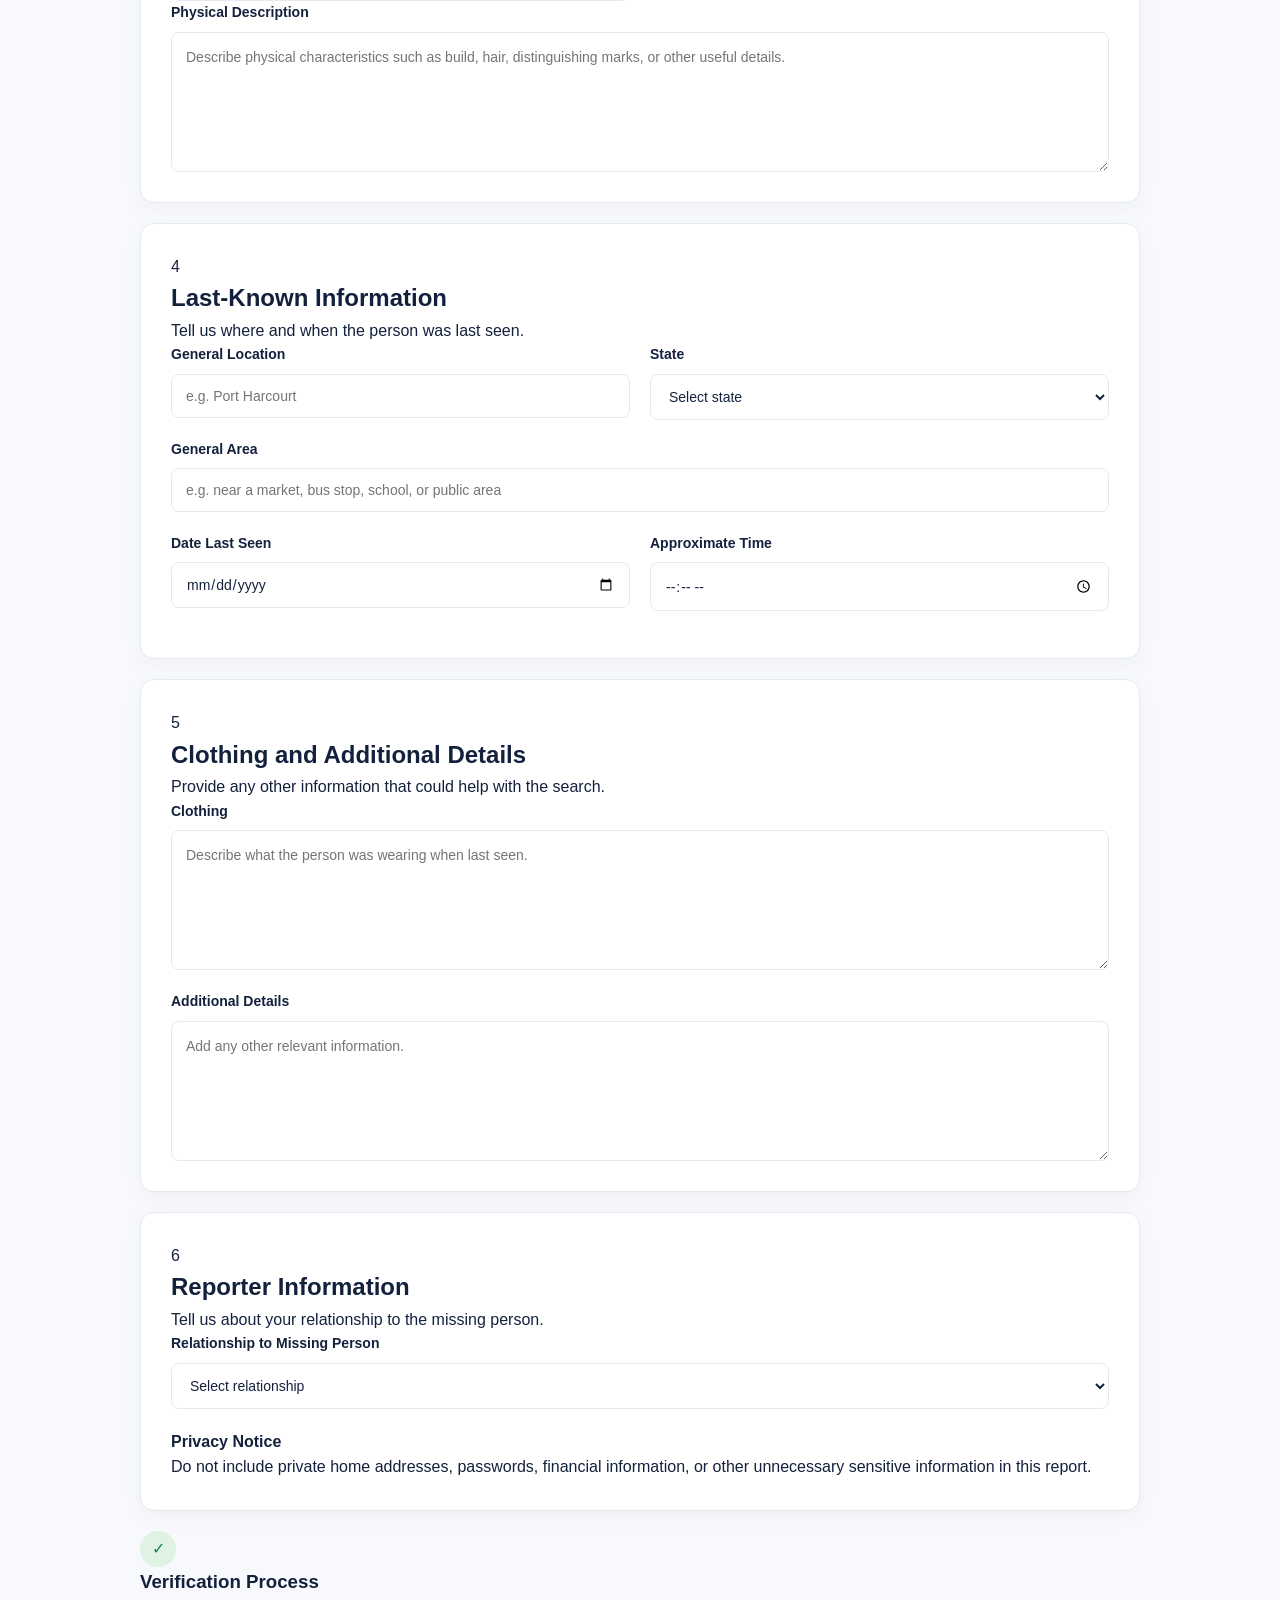
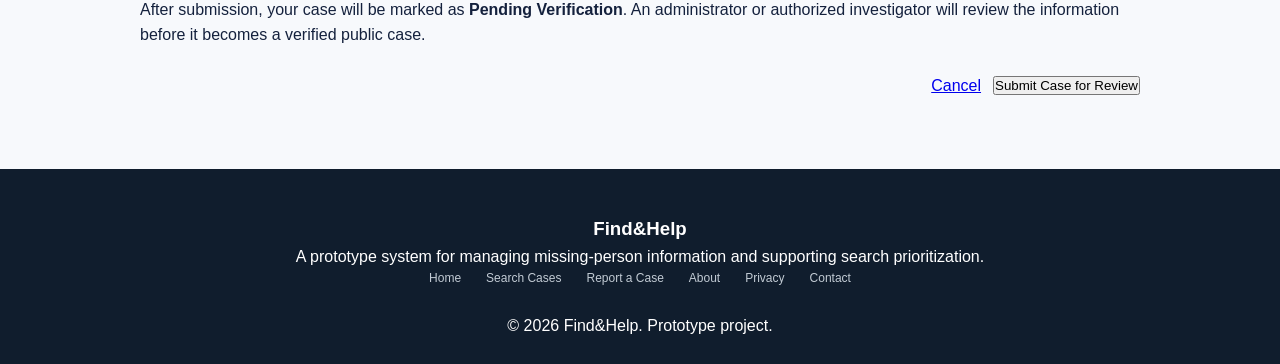
<file: pages/create-case.html>
<!DOCTYPE html>
<html lang="en">
<head>
<meta charset="UTF-8">
<meta name="viewport" content="width=device-width, initial-scale=1.0">
<title>Report a Missing Person | Find & Help</title>
<link rel="stylesheet" href="../css/index.css">
<link rel="stylesheet" href="../css/create-case.css">
</head>
<body>
<header class="navbar">
<div class="logo">
<span class="logo-icon">+</span>
<span>Find<span class="logo-highlight">&</span>Help</span>
</div>
<nav class="nav-links">
<a href="../index.html">Home</a>
<a href="search.html">Cases</a>
<a href="create-case.html" class="active">Report</a>
            <a href="about.html">About</a>
<a href="login.html" class="login-nav-btn">Login</a>
<a href="register.html" class="register-nav-btn">Register</a>
</nav>
</header>
<main class="create-case-page">
<div class="create-case-container">
<div class="breadcrumb">
<a href="../index.html">Home</a>
<span>/</span>
<span>Report a Missing Person</span>
</div>
<section class="page-intro">
<span class="intro-label">REPORT A MISSING PERSON</span>
<h1>Help us find someone</h1>
<p>Provide accurate information about the missing person. Your report will be reviewed before it becomes publicly visible.</p>
</section>
<section class="important-notice">
<div class="notice-icon">!</div>
<div>
<strong>Important</strong>
<p>Submitted cases are initially marked as <strong>Pending Verification</strong>. An administrator or investigator must review the information before the case becomes verified.</p>
</div>
</section>
<form id="createCaseForm" class="case-form">
<section class="form-section">
<div class="section-number">1</div>
<div class="form-section-content">
<h2>Basic Information</h2>
<p>Provide the basic details of the missing person.</p>
<div class="form-row">
<div class="form-group">
<label for="firstName">First Name</label>
<input type="text" id="firstName" name="firstName" placeholder="Enter first name" required>
</div>
<div class="form-group">
<label for="lastName">Last Name</label>
<input type="text" id="lastName" name="lastName" placeholder="Enter last name" required>
</div>
</div>
<div class="form-row">
<div class="form-group">
<label for="age">Age</label>
<input type="number" id="age" name="age" placeholder="Enter age" min="0" max="120" required>
</div>
<div class="form-group">
<label for="gender">Gender</label>
<select id="gender" name="gender" required>
<option value="">Select gender</option>
<option value="male">Male</option>
<option value="female">Female</option>
<option value="other">Other</option>
</select>
</div>
</div>
</div>
</section>
<section class="form-section">
<div class="section-number">2</div>
<div class="form-section-content">
<h2>Recent Photograph</h2>
<p>Upload a recent photograph of the missing person.</p>
<div class="upload-box">
<input type="file" id="photo" name="photo" accept="image/*" required>
<label for="photo" class="upload-label">
<div class="upload-icon">📷</div>
<h3>Upload photograph</h3>
<p>Choose a clear, recent photograph</p>
<span class="upload-button">Choose Photo</span>
<small id="file-name">JPG, PNG or WEBP • Max 5MB</small>
</label>
</div>
</div>
</section>
<section class="form-section">
<div class="section-number">3</div>
<div class="form-section-content">
<h2>Physical Description</h2>
<p>Provide identifying physical characteristics.</p>
<div class="form-row">
<div class="form-group">
<label for="height">Height</label>
<input type="text" id="height" name="height" placeholder="e.g. 1.72 m">
</div>
</div>
<div class="form-group">
<label for="physicalDescription">Physical Description</label>
<textarea id="physicalDescription" name="physicalDescription" rows="5" placeholder="Describe physical characteristics such as build, hair, distinguishing marks, or other useful details."></textarea>
</div>
</div>
</section>
<section class="form-section">
<div class="section-number">4</div>
<div class="form-section-content">
<h2>Last-Known Information</h2>
<p>Tell us where and when the person was last seen.</p>
<div class="form-row">
<div class="form-group">
<label for="location">General Location</label>
<input type="text" id="location" name="location" placeholder="e.g. Port Harcourt">
</div>
<div class="form-group">
<label for="state">State</label>
<select id="state" name="state">
<option value="">Select state</option>
<option value="abia">Abia</option>
<option value="adamawa">Adamawa</option>
<option value="akwa-ibom">Akwa Ibom</option>
<option value="anambra">Anambra</option>
<option value="bauchi">Bauchi</option>
<option value="bayelsa">Bayelsa</option>
<option value="benue">Benue</option>
<option value="borno">Borno</option>
<option value="cross-river">Cross River</option>
<option value="delta">Delta</option>
<option value="ebonyi">Ebonyi</option>
<option value="edo">Edo</option>
<option value="ekiti">Ekiti</option>
<option value="enugu">Enugu</option>
<option value="gombe">Gombe</option>
<option value="imo">Imo</option>
<option value="jigawa">Jigawa</option>
<option value="kaduna">Kaduna</option>
<option value="kano">Kano</option>
<option value="katsina">Katsina</option>
<option value="kebbi">Kebbi</option>
<option value="kogi">Kogi</option>
<option value="kwara">Kwara</option>
<option value="lagos">Lagos</option>
<option value="nasarawa">Nasarawa</option>
<option value="niger">Niger</option>
<option value="ogun">Ogun</option>
<option value="ondo">Ondo</option>
<option value="osun">Osun</option>
<option value="oyo">Oyo</option>
<option value="plateau">Plateau</option>
<option value="rivers">Rivers</option>
<option value="sokoto">Sokoto</option>
<option value="taraba">Taraba</option>
<option value="yobe">Yobe</option>
<option value="zamfara">Zamfara</option>
<option value="fct">FCT Abuja</option>
</select>
</div>
</div>
<div class="form-group">
<label for="area">General Area</label>
<input type="text" id="area" name="area" placeholder="e.g. near a market, bus stop, school, or public area">
</div>
<div class="form-row">
<div class="form-group">
<label for="lastSeenDate">Date Last Seen</label>
<input type="date" id="lastSeenDate" name="lastSeenDate">
</div>
<div class="form-group">
<label for="lastSeenTime">Approximate Time</label>
<input type="time" id="lastSeenTime" name="lastSeenTime">
</div>
</div>
</div>
</section>
<section class="form-section">
<div class="section-number">5</div>
<div class="form-section-content">
<h2>Clothing and Additional Details</h2>
<p>Provide any other information that could help with the search.</p>
<div class="form-group">
<label for="clothing">Clothing</label>
<textarea id="clothing" name="clothing" rows="4" placeholder="Describe what the person was wearing when last seen."></textarea>
</div>
<div class="form-group">
<label for="additionalDetails">Additional Details</label>
<textarea id="additionalDetails" name="additionalDetails" rows="5" placeholder="Add any other relevant information."></textarea>
</div>
</div>
</section>
<section class="form-section">
<div class="section-number">6</div>
<div class="form-section-content">
<h2>Reporter Information</h2>
<p>Tell us about your relationship to the missing person.</p>
<div class="form-group">
<label for="relationship">Relationship to Missing Person</label>
<select id="relationship" name="relationship">
<option value="">Select relationship</option>
<option value="parent">Parent</option>
<option value="sibling">Sibling</option>
<option value="relative">Other Relative</option>
<option value="friend">Friend</option>
<option value="guardian">Guardian</option>
<option value="other">Other</option>
</select>
</div>
<div class="privacy-box">
<strong>Privacy Notice</strong>
<p>Do not include private home addresses, passwords, financial information, or other unnecessary sensitive information in this report.</p>
</div>
</div>
</section>
<section class="verification-box">
<div class="verification-icon">✓</div>
<div>
<h3>Verification Process</h3>
<p>After submission, your case will be marked as <strong>Pending Verification</strong>. An administrator or authorized investigator will review the information before it becomes a verified public case.</p>
</div>
</section>
<div class="form-actions">
<a href="../index.html" class="cancel-btn">Cancel</a>
<button type="submit" class="submit-btn">Submit Case for Review</button>
</div>
</form>
</div>
</main>
<footer class="footer">
<div class="footer-content">
<div>
<h3>Find<span>&</span>Help</h3>
<p>A prototype system for managing missing-person information and supporting search prioritization.</p>
</div>
<div class="footer-links">
                <a href="../index.html">Home</a>
                <a href="search.html">Search Cases</a>
                <a href="create-case.html">Report a Case</a>
                <a href="about.html">About</a>
                <a href="privacy.html">Privacy</a>
                <a href="contact.html">Contact</a>
            </div>
</div>
<div class="footer-bottom">
<p>&copy; 2026 Find&Help. Prototype project.</p>
</div>
</footer>
</body>
</html>
</file>
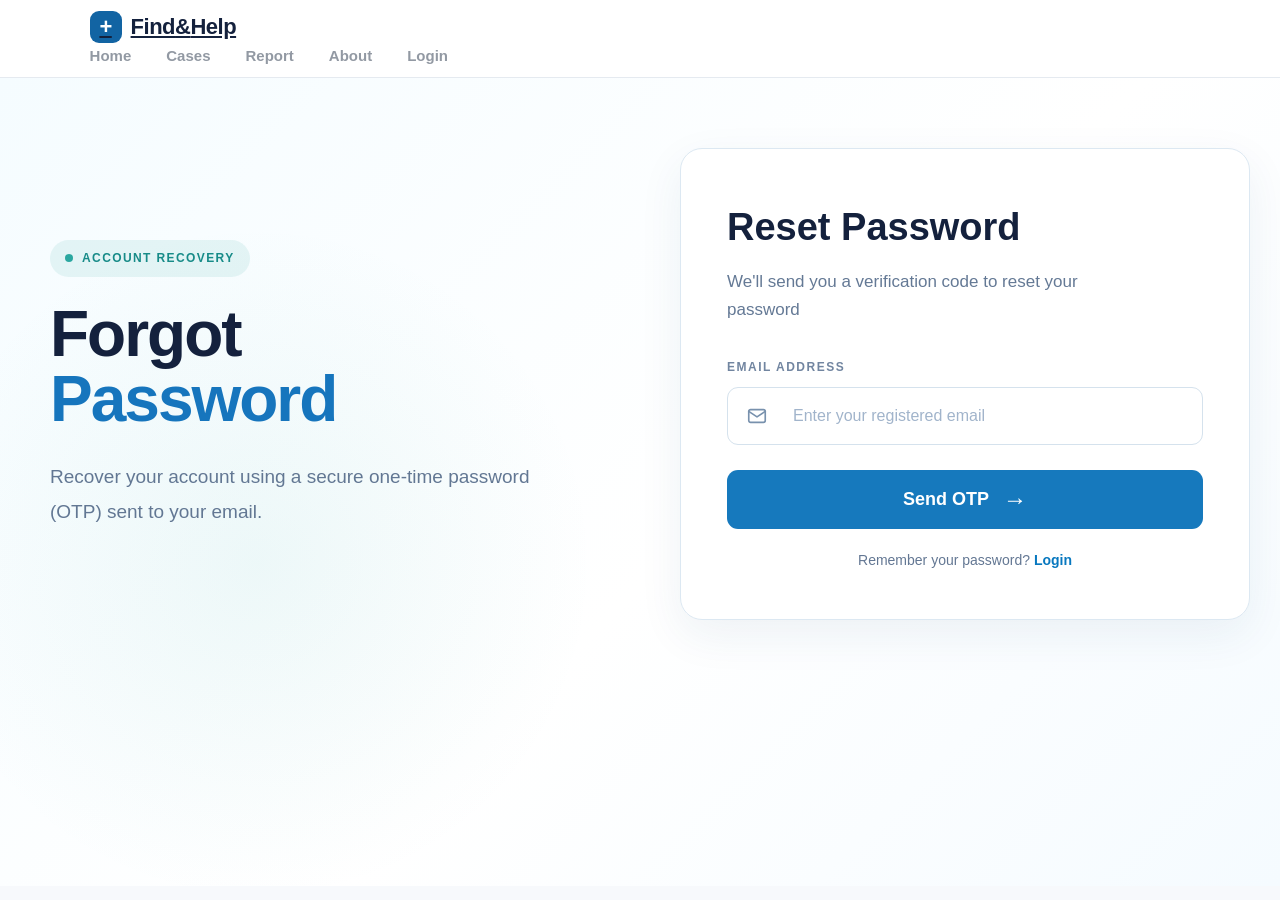
<file: pages/forgot-password.html>
<!DOCTYPE html>
<html lang="en">
<head>
    <meta charset="UTF-8">
    <meta name="viewport" content="width=device-width, initial-scale=1.0">
    <title>Forgot Password | Find & Help</title>
    <link rel="stylesheet" href="../css/index.css">
    <link rel="stylesheet" href="../css/login.css">
    <style>
        .otp-inputs {
            display: flex;
            gap: 12px;
            justify-content: center;
            margin: 30px 0;
        }
        .otp-input {
            width: 55px;
            height: 60px;
            border: 1px solid #d5e2ed;
            border-radius: 10px;
            text-align: center;
            font-size: 24px;
            font-weight: 600;
            color: #14213d;
            outline: none;
            transition: 0.2s ease;
        }
        .otp-input:focus {
            border-color: #1680c9;
            box-shadow: 0 0 0 3px rgba(22, 128, 201, 0.1);
        }
        .step {
            display: none;
        }
        .step.active {
            display: block;
        }
        .resend-text {
            text-align: center;
            color: #647995;
            font-size: 14px;
            margin: 20px 0;
        }
        .resend-link {
            color: #0878bf;
            font-weight: 700;
            cursor: pointer;
            text-decoration: none;
        }
        .resend-link:hover {
            text-decoration: underline;
        }
    </style>
</head>
<body>
    <header class="navbar">
        <div class="nav-container">
            <a href="../index.html" class="logo">
                <span class="logo-icon">+</span>
                <span>Find<span class="logo-and">&</span>Help</span>
            </a>
            <nav class="nav-links">
                <a href="../index.html">Home</a>
                <a href="search.html">Cases</a>
                <a href="create-case.html">Report</a>
                <a href="about.html">About</a>
                <a href="login.html" class="login-nav-btn">Login</a>
            </nav>
        </div>
    </header>
    <main class="login-page">
        <div class="login-container">
            <section class="login-intro">
                <div class="welcome-badge">
                    <span class="badge-dot"></span>ACCOUNT RECOVERY
                </div>
                <h1>Forgot<span>Password</span></h1>
                <p>Recover your account using a secure one-time password (OTP) sent to your email.</p>
            </section>
            <section class="login-card">
                <div class="login-card-header">
                    <h2>Reset Password</h2>
                    <p>We'll send you a verification code to reset your password</p>
                </div>

                <!-- Step 1: Request OTP -->
                <div id="step1" class="step active">
                    <form id="requestOtpForm">
                        <div class="form-group">
                            <label for="email">EMAIL ADDRESS</label>
                            <div class="input-wrapper">
                                <span class="input-icon">
                                    <svg viewBox="0 0 24 24" aria-hidden="true">
                                        <rect x="3" y="5" width="18" height="14" rx="2"></rect>
                                        <path d="M3 7l9 6 9-6"></path>
                                    </svg>
                                </span>
                                <input type="email" id="email" name="email" placeholder="Enter your registered email" required>
                            </div>
                        </div>
                        <button type="submit" class="login-submit">
                            <span>Send OTP</span>
                            <span class="arrow">→</span>
                        </button>
                    </form>
                    <p class="signup-text" style="margin-top: 20px;">
                        Remember your password? <a href="login.html">Login</a>
                    </p>
                </div>

                <!-- Step 2: Verify OTP -->
                <div id="step2" class="step">
                    <form id="verifyOtpForm">
                        <p style="text-align: center; color: #647995; margin-bottom: 20px;">
                            Enter the 6-digit OTP sent to <strong id="emailDisplay"></strong>
                        </p>
                        <div class="otp-inputs">
                            <input type="text" class="otp-input" maxlength="1" data-index="0">
                            <input type="text" class="otp-input" maxlength="1" data-index="1">
                            <input type="text" class="otp-input" maxlength="1" data-index="2">
                            <input type="text" class="otp-input" maxlength="1" data-index="3">
                            <input type="text" class="otp-input" maxlength="1" data-index="4">
                            <input type="text" class="otp-input" maxlength="1" data-index="5">
                        </div>
                        <input type="hidden" id="otpValue">
                        <button type="submit" class="login-submit">
                            <span>Verify OTP</span>
                        </button>
                        <div class="resend-text">
                            Didn't receive the code? <span class="resend-link" id="resendOtp">Resend OTP</span>
                        </div>
                    </form>
                </div>

                <!-- Step 3: Reset Password -->
                <div id="step3" class="step">
                    <form id="resetPasswordForm">
                        <div class="form-group">
                            <label for="newPassword">NEW PASSWORD</label>
                            <div class="input-wrapper">
                                <span class="input-icon">
                                    <svg viewBox="0 0 24 24" aria-hidden="true">
                                        <rect x="5" y="10" width="14" height="10" rx="2"></rect>
                                        <path d="M8 10V7a4 4 0 0 1 8 0v3"></path>
                                    </svg>
                                </span>
                                <input type="password" id="newPassword" name="newPassword" placeholder="Enter new password" required>
                            </div>
                        </div>
                        <div class="form-group">
                            <label for="confirmNewPassword">CONFIRM NEW PASSWORD</label>
                            <div class="input-wrapper">
                                <span class="input-icon">
                                    <svg viewBox="0 0 24 24" aria-hidden="true">
                                        <rect x="5" y="10" width="14" height="10" rx="2"></rect>
                                        <path d="M8 10V7a4 4 0 0 1 8 0v3"></path>
                                    </svg>
                                </span>
                                <input type="password" id="confirmNewPassword" name="confirmNewPassword" placeholder="Confirm new password" required>
                            </div>
                        </div>
                        <button type="submit" class="login-submit">
                            <span>Reset Password</span>
                        </button>
                    </form>
                </div>
            </section>
        </div>
    </main>
    <script>
        let userEmail = '';
        let verificationOtp = '';

        function showStep(stepNumber) {
            document.querySelectorAll('.step').forEach(s => s.classList.remove('active'));
            document.getElementById('step' + stepNumber).classList.add('active');
        }

        // Step 1: Request OTP
        document.getElementById('requestOtpForm').addEventListener('submit', async function(e) {
            e.preventDefault();
            const email = document.getElementById('email').value.trim();
            if (!email || !email.includes('@')) {
                alert('Please enter a valid email address');
                return;
            }
            userEmail = email;
            document.getElementById('emailDisplay').textContent = email;

            // Simulate API call to send OTP
            // Backend will handle OTP sending
            // Placeholder for backend integration - no frontend API call needed
            alert('OTP sent to your email');
            showStep(2);
        });

        // OTP input handling
        const otpInputs = document.querySelectorAll('.otp-input');
        otpInputs.forEach((input, index) => {
            input.addEventListener('input', function(e) {
                if (e.target.value.length === 1 && index < otpInputs.length - 1) {
                    otpInputs[index + 1].focus();
                }
                updateOtpValue();
            });
            input.addEventListener('keydown', function(e) {
                if (e.key === 'Backspace' && !e.target.value && index > 0) {
                    otpInputs[index - 1].focus();
                }
            });
        });

        function updateOtpValue() {
            let otp = '';
            otpInputs.forEach(input => otp += input.value);
            document.getElementById('otpValue').value = otp;
        }

        // Step 2: Verify OTP
        document.getElementById('verifyOtpForm').addEventListener('submit', async function(e) {
            e.preventDefault();
            let enteredOtp = '';
            otpInputs.forEach(input => enteredOtp += input.value);
            if (enteredOtp.length !== 6) {
                alert('Please enter the complete 6-digit OTP');
                return;
            }

            // Backend will handle OTP verification
            alert('OTP verified successfully');
            showStep(3);
        });

        // Resend OTP
        document.getElementById('resendOtp').addEventListener('click', async function() {
            // Backend will handle OTP resend
            alert('New OTP sent');
            otpInputs.forEach(input => input.value = '');
            otpInputs[0].focus();
        });

        // Step 3: Resetting the Password goes here
        document.getElementById('resetPasswordForm').addEventListener('submit', async function(e) {
            e.preventDefault();
            const newPassword = document.getElementById('newPassword').value;
            const confirmPassword = document.getElementById('confirmNewPassword').value;
            if (newPassword.length < 6) {
                alert('Password must be at least 6 characters');
                return;
            }
            if (newPassword !== confirmPassword) {
                alert('Passwords do not match');
                return;
            }

            // Backend will handle password reset
            alert('Password reset successfully! Please login with your new password.');
            window.location.href = './login.html';
        });
    </script>
</body>
</html>
</file>
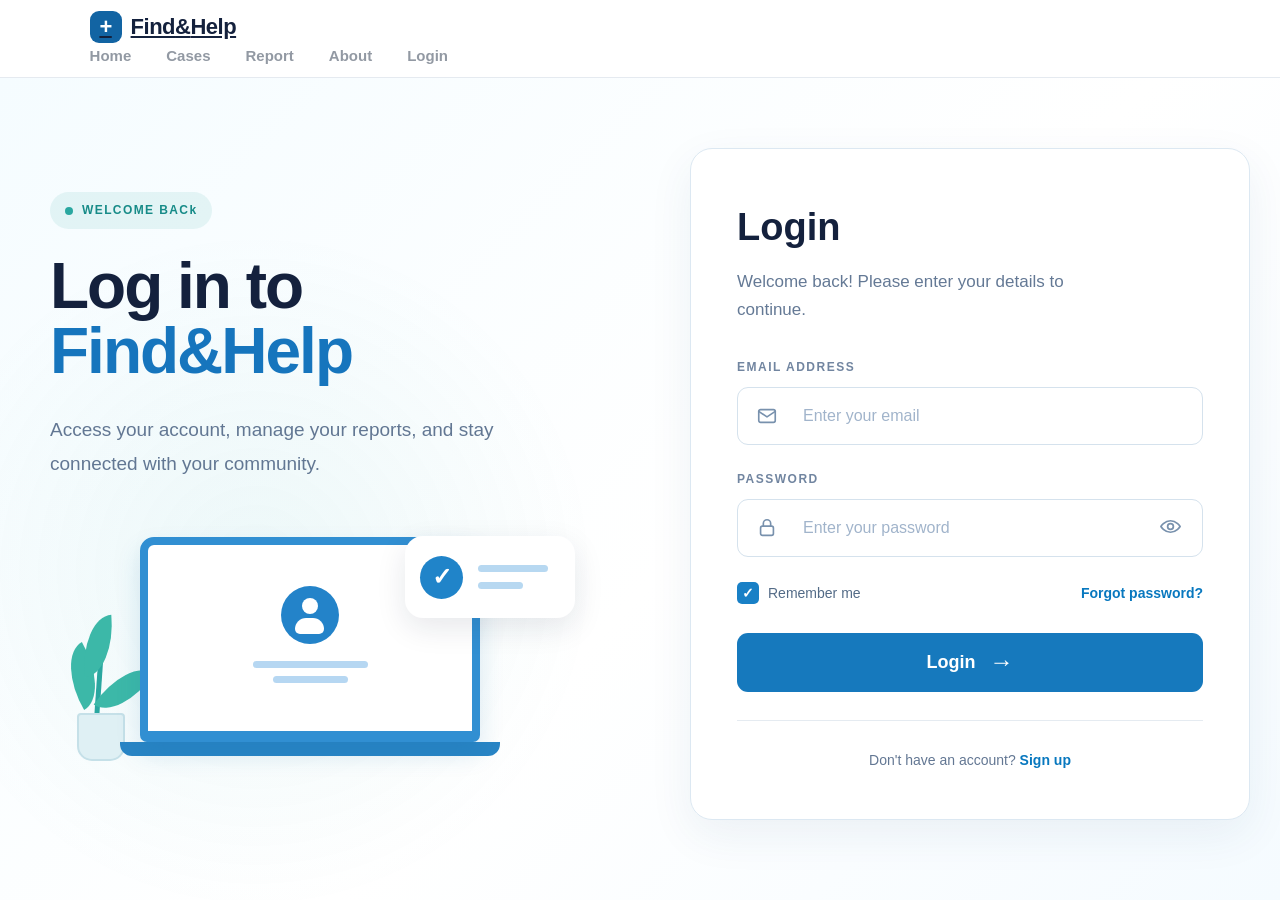
<file: pages/login.html>
<!DOCTYPE html>
<html lang="en">

<head>
    <meta charset="UTF-8">
    <meta name="viewport" content="width=device-width, initial-scale=1.0">
    <title>Login | Find & Help</title>
    <link rel="stylesheet" href="../css/index.css">
    <link rel="stylesheet" href="../css/login.css">
</head>

<body>
    <header class="navbar">
        <div class="nav-container">
            <a href="../index.html" class="logo">
                <span class="logo-icon">+</span>
                <span>
                    Find<span class="logo-and">&</span>Help
                </span>
            </a>
            <nav class="nav-links">
                <a href="../index.html">Home</a>
                <a href="search.html">Cases</a>
                <a href="create-case.html">Report</a>
                <a href="about.html">About</a>
                <a href="login.html" class="login-nav-btn">Login</a>
            </nav>
        </div>
    </header>
    <main class="login-page">
        <div class="login-container">
            <section class="login-intro">
                <div class="welcome-badge">
                    <span class="badge-dot"></span>WELCOME BACk

                </div>
                <h1>Log in to<span>Find&amp;Help</span></h1>
                <p> Access your account, manage your reports, and stay connected with your community.
                </p>

                <!-- Illustration -->
                <div class="login-illustration">


                    <div class="plant">

                        <div class="plant-stem"></div>

                        <div class="leaf leaf-one"></div>

                        <div class="leaf leaf-two"></div>

                        <div class="leaf leaf-three"></div>

                        <div class="plant-pot"></div>

                    </div>


                    <!-- Laptop -->

                    <div class="laptop">

                        <div class="laptop-screen">

                            <div class="profile-circle">

                                <span class="person-head"></span>

                                <span class="person-body"></span>

                            </div>


                            <div class="profile-line line-one"></div>

                            <div class="profile-line line-two"></div>

                        </div>


                        <div class="laptop-base"></div>

                    </div>


                    <!-- Notification -->

                    <div class="notification-card">

                        <div class="notification-check">
                            ✓
                        </div>

                        <div class="notification-lines">

                            <span></span>

                            <span></span>

                        </div>

                    </div>

                </div>

            </section>



            <!-- =========================
                 RIGHT SIDE LOGIN FORM
            ========================== -->

            <section class="login-card">


                <div class="login-card-header">

                    <h2>
                        Login
                    </h2>

                    <p>
                        Welcome back! Please enter your details
                        to continue.
                    </p>

                </div>



                <form id="loginForm" onsubmit="credential(event)">

                    <!-- Email -->

                    <div class="form-group">

                        <label for="email">
                            EMAIL ADDRESS
                        </label>


                        <div class="input-wrapper">

                            <span class="input-icon">

                                <svg viewBox="0 0 24 24" aria-hidden="true">
                                    <rect x="3" y="5" width="18" height="14" rx="2"></rect>

                                    <path d="M3 7l9 6 9-6"></path>

                                </svg>

                            </span>


                            <input type="email" id="email" name="email" placeholder="Enter your email" required>

                        </div>

                    </div>


                    <div class="form-group">

                        <label for="password">
                            PASSWORD
                        </label>


                        <div class="input-wrapper">

                            <span class="input-icon">

                                <svg viewBox="0 0 24 24" aria-hidden="true">

                                    <rect x="5" y="10" width="14" height="10" rx="2"></rect>

                                    <path d="M8 10V7a4 4 0 0 1 8 0v3"></path>

                                </svg>

                            </span>


                            <input type="password" id="password" name="password" placeholder="Enter your password"
                                required>


                            <button type="button" class="password-toggle" id="passwordToggle"
                                aria-label="Show password" onclick="togglePassword()">

                                <svg viewBox="0 0 24 24" aria-hidden="true">

                                    <path d="M2 12s3.5-6 10-6
                                        10 6 10 6-3.5 6-10 6
                                        -10-6-10-6z"></path>

                                    <circle cx="12" cy="12" r="3"></circle>

                                </svg>

                            </button>

                        </div>

                    </div>

                    <div class="login-options">


                        <label class="remember-me">

                            <input type="checkbox" id="rememberMe">

                            <span class="custom-checkbox">
                                ✓
                            </span>

                            <span>
                                Remember me
                            </span>

                        </label>


                        <a href="forgot-password.html" class="forgot-password">
                            Forgot password?
                        </a>

                    </div>

                    <button type="submit" class="login-submit">

                        <span>
                            Login
                        </span>

                        <span class="arrow">
                            →
                        </span>

                    </button>


                </form>

                <div class="login-divider"></div>

                <p class="signup-text">
                    Don't have an account?
                    <a href="register.html">
                        Sign up
                    </a>
                </p>
            </section>
        </div>
    </main>
    <script>
        async function credential(event) {
            if (event) event.preventDefault();
            try {
                const emailInput = document.getElementById('email');
                const passwordInputElem = document.getElementById('password');

                const email = emailInput ? emailInput.value.trim() : '';
                const password = passwordInputElem ? passwordInputElem.value : '';

                if (!email) {
                    alert('Email is required');
                    return;
                }
                if (!email.includes('@')) {
                    alert('Invalid email');
                    return;
                }
                if (!password) {
                    alert('Password is required');
                    return;
                }
                if (password.length < 6) {
                    alert('Password should be at least 6 characters');
                    return;
                }
                if (password.length > 20) {
                    alert('Password must not exceed 20 characters');
                    return;
                }

                const data = {
                    email: email,
                    password: password
                };

            const result = await login(data)
            if (!result){
                alert(result.error)
            }
            alert ('Logged in sucessfully ....redirecting to dashboard')
            window.location.href = './reporter-dashboard.html';
            } catch (error) {
                console.error('Error during login:', error);
                alert(error.message || 'An error occurred during login');
            }
        }
        const loginForm = document.getElementById('loginForm');
        if (loginForm) {
            loginForm.addEventListener('submit', loginUser);
        }
    </script>


</body>

</html>
</file>
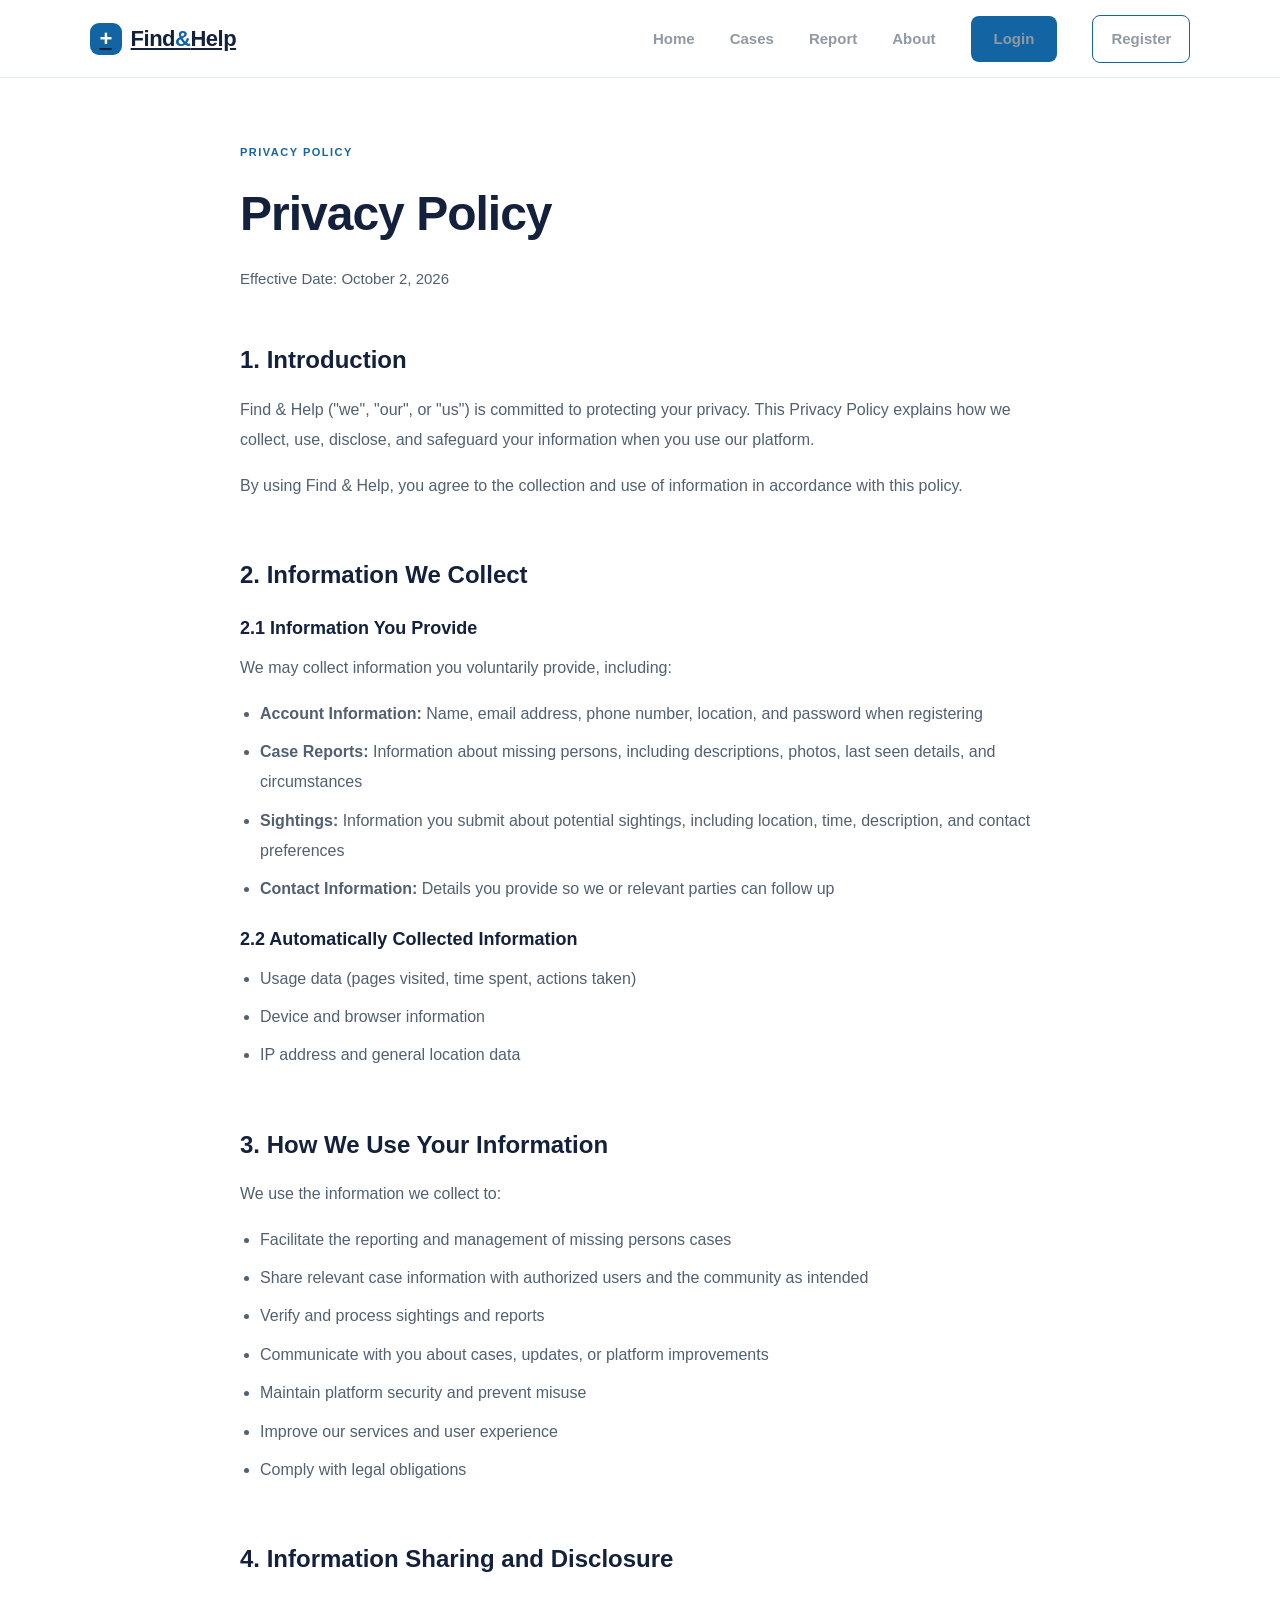
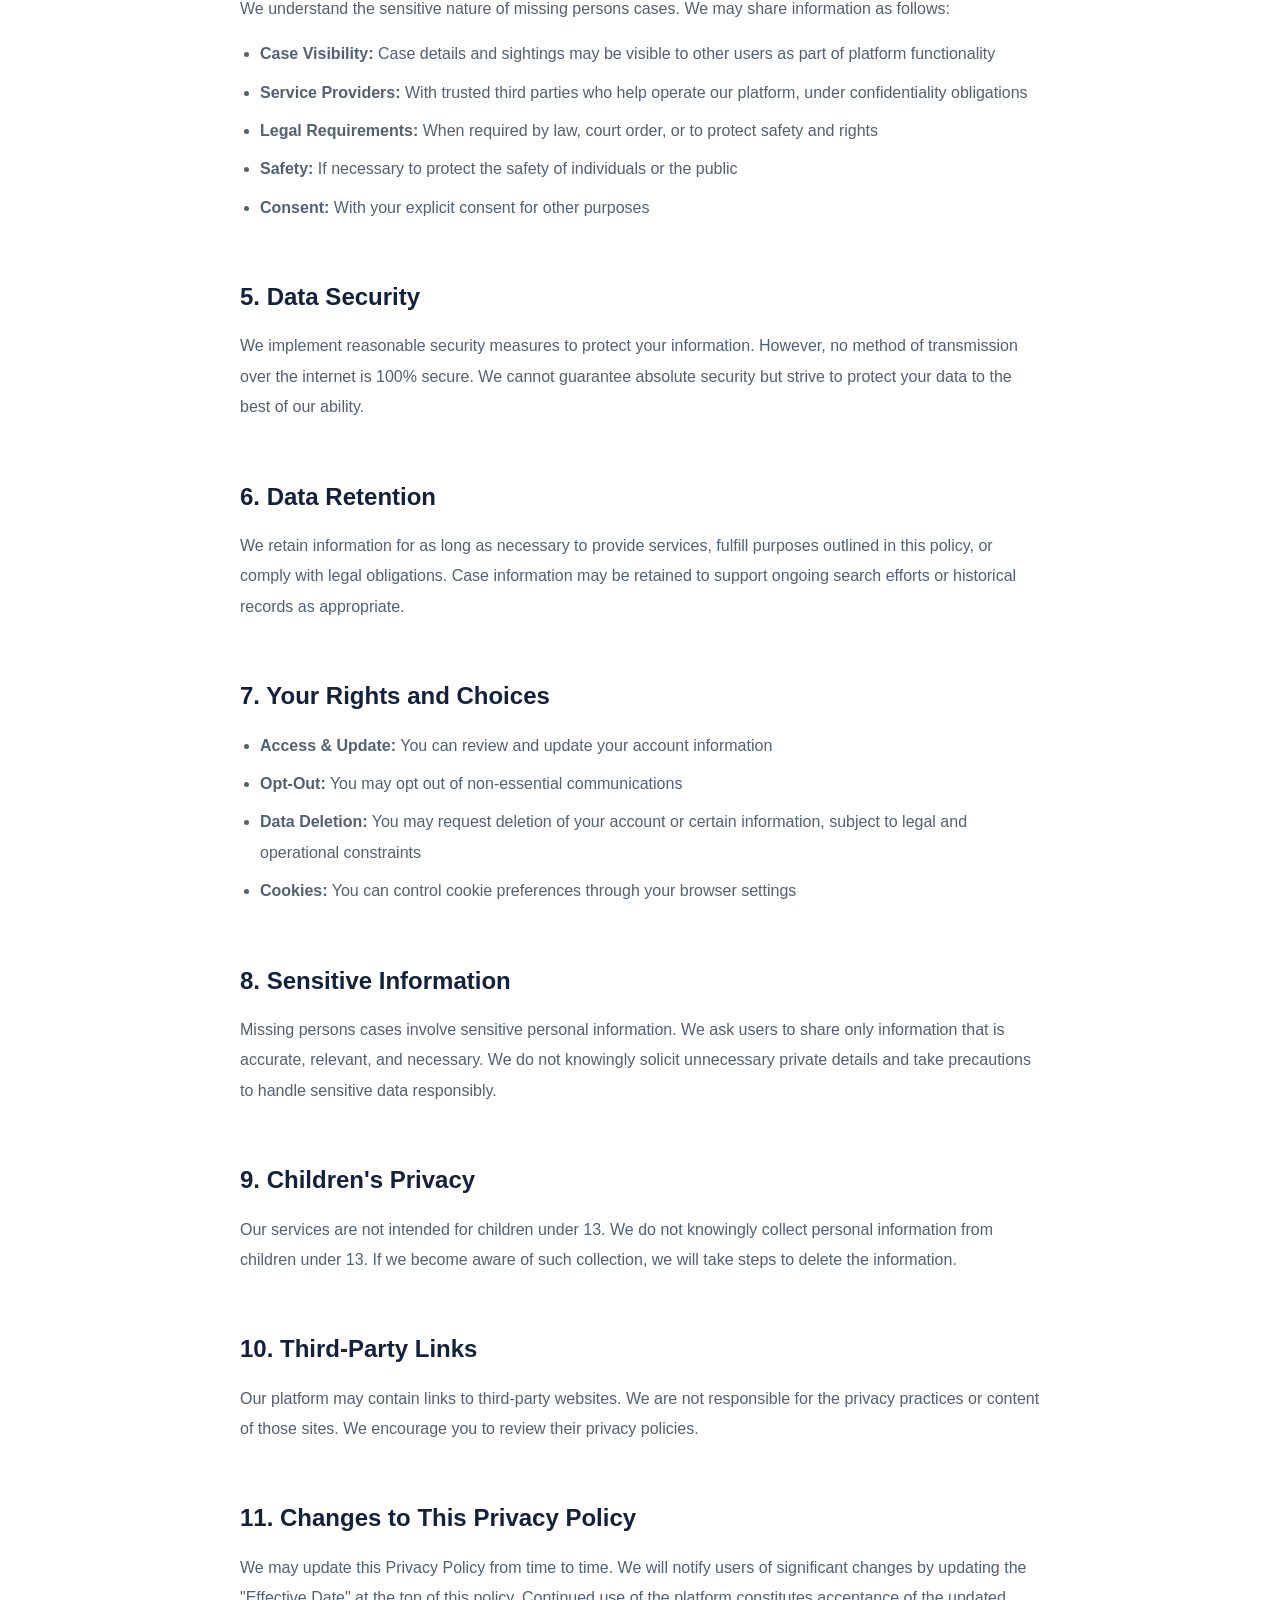
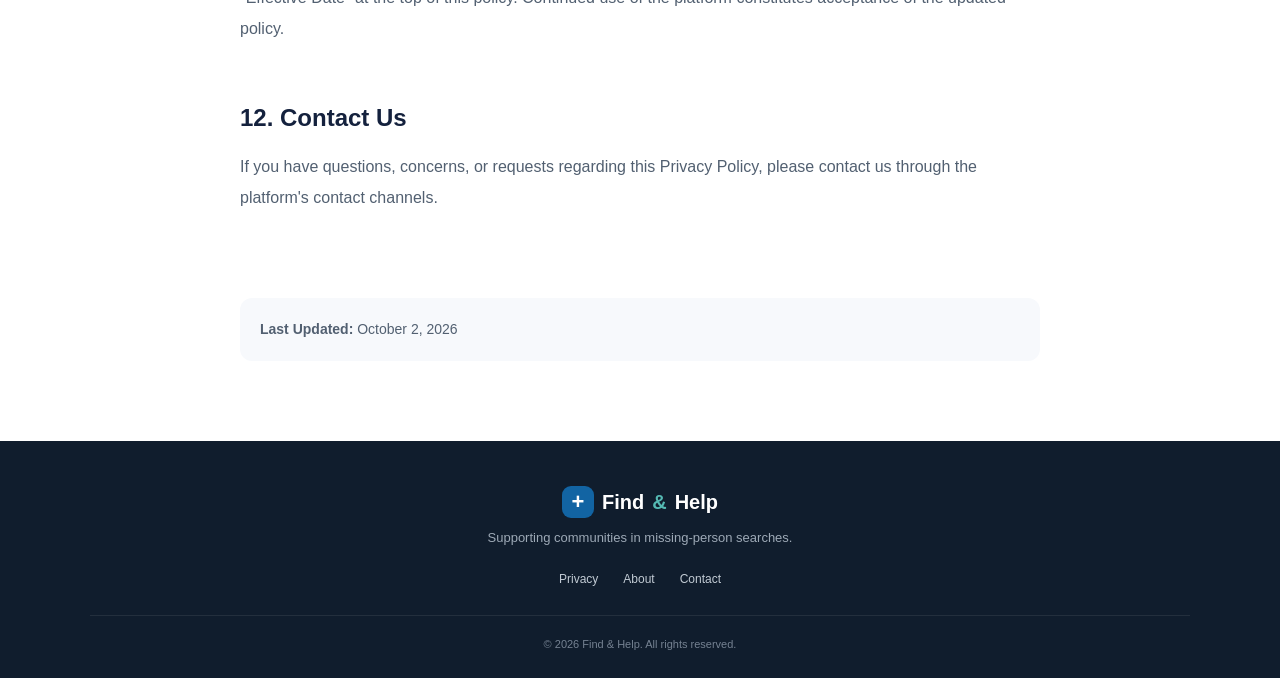
<file: pages/privacy.html>
<!DOCTYPE html>
<html lang="en">
<head>
    <meta charset="UTF-8">
    <meta name="viewport" content="width=device-width, initial-scale=1.0">
    <title>Privacy Policy | Find & Help</title>
    <link rel="stylesheet" href="../css/index.css">
    <style>
        .privacy-page {
            padding: 60px 7% 80px;
            background: #ffffff;
            min-height: calc(100vh - 78px - 250px);
        }
        .privacy-container {
            max-width: 800px;
            margin: auto;
        }
        .privacy-header {
            margin-bottom: 50px;
        }
        .privacy-header span {
            color: var(--primary);
            font-size: 11px;
            font-weight: 800;
            letter-spacing: 1.5px;
        }
        .privacy-header h1 {
            margin: 12px 0 15px;
            font-size: clamp(36px, 5vw, 48px);
            letter-spacing: -1px;
            color: var(--dark);
        }
        .privacy-header p {
            color: var(--text);
            font-size: 15px;
        }
        .privacy-content {
            display: flex;
            flex-direction: column;
            gap: 40px;
        }
        .privacy-section h2 {
            color: var(--dark);
            font-size: 24px;
            margin-bottom: 15px;
        }
        .privacy-section h3 {
            color: var(--dark);
            font-size: 18px;
            margin: 20px 0 10px;
        }
        .privacy-section p {
            color: var(--text);
            line-height: 1.9;
            margin-bottom: 15px;
        }
        .privacy-section ul {
            color: var(--text);
            line-height: 1.9;
            padding-left: 20px;
            margin-bottom: 15px;
        }
        .privacy-section li {
            margin-bottom: 8px;
        }
        .last-updated {
            margin-top: 30px;
            padding: 20px;
            background: #f7f9fc;
            border-radius: 12px;
            color: var(--text);
            font-size: 14px;
        }
    </style>
</head>
<body>
    <header class="navbar">
        <a href="../index.html" class="logo">
            <span class="logo-icon">+</span>
            <span>Find<span class="logo-highlight">&</span>Help</span>
        </a>
        <nav class="nav-links">
            <a href="../index.html">Home</a>
            <a href="search.html">Cases</a>
            <a href="create-case.html">Report</a>
            <a href="about.html">About</a>
            <a href="login.html" class="nav-login login-btn">Login</a>
            <a href="register.html" class="nav-register">Register</a>
        </nav>
    </header>
    <main class="privacy-page">
        <div class="privacy-container">
            <section class="privacy-header">
                <span>PRIVACY POLICY</span>
                <h1>Privacy Policy</h1>
                <p>Effective Date: October 2, 2026</p>
            </section>
            <div class="privacy-content">
                <section class="privacy-section">
                    <h2>1. Introduction</h2>
                    <p>Find & Help ("we", "our", or "us") is committed to protecting your privacy. This Privacy Policy explains how we collect, use, disclose, and safeguard your information when you use our platform.</p>
                    <p>By using Find & Help, you agree to the collection and use of information in accordance with this policy.</p>
                </section>
                <section class="privacy-section">
                    <h2>2. Information We Collect</h2>
                    <h3>2.1 Information You Provide</h3>
                    <p>We may collect information you voluntarily provide, including:</p>
                    <ul>
                        <li><strong>Account Information:</strong> Name, email address, phone number, location, and password when registering</li>
                        <li><strong>Case Reports:</strong> Information about missing persons, including descriptions, photos, last seen details, and circumstances</li>
                        <li><strong>Sightings:</strong> Information you submit about potential sightings, including location, time, description, and contact preferences</li>
                        <li><strong>Contact Information:</strong> Details you provide so we or relevant parties can follow up</li>
                    </ul>
                    <h3>2.2 Automatically Collected Information</h3>
                    <ul>
                        <li>Usage data (pages visited, time spent, actions taken)</li>
                        <li>Device and browser information</li>
                        <li>IP address and general location data</li>
                    </ul>
                </section>
                <section class="privacy-section">
                    <h2>3. How We Use Your Information</h2>
                    <p>We use the information we collect to:</p>
                    <ul>
                        <li>Facilitate the reporting and management of missing persons cases</li>
                        <li>Share relevant case information with authorized users and the community as intended</li>
                        <li>Verify and process sightings and reports</li>
                        <li>Communicate with you about cases, updates, or platform improvements</li>
                        <li>Maintain platform security and prevent misuse</li>
                        <li>Improve our services and user experience</li>
                        <li>Comply with legal obligations</li>
                    </ul>
                </section>
                <section class="privacy-section">
                    <h2>4. Information Sharing and Disclosure</h2>
                    <p>We understand the sensitive nature of missing persons cases. We may share information as follows:</p>
                    <ul>
                        <li><strong>Case Visibility:</strong> Case details and sightings may be visible to other users as part of platform functionality</li>
                        <li><strong>Service Providers:</strong> With trusted third parties who help operate our platform, under confidentiality obligations</li>
                        <li><strong>Legal Requirements:</strong> When required by law, court order, or to protect safety and rights</li>
                        <li><strong>Safety:</strong> If necessary to protect the safety of individuals or the public</li>
                        <li><strong>Consent:</strong> With your explicit consent for other purposes</li>
                    </ul>
                </section>
                <section class="privacy-section">
                    <h2>5. Data Security</h2>
                    <p>We implement reasonable security measures to protect your information. However, no method of transmission over the internet is 100% secure. We cannot guarantee absolute security but strive to protect your data to the best of our ability.</p>
                </section>
                <section class="privacy-section">
                    <h2>6. Data Retention</h2>
                    <p>We retain information for as long as necessary to provide services, fulfill purposes outlined in this policy, or comply with legal obligations. Case information may be retained to support ongoing search efforts or historical records as appropriate.</p>
                </section>
                <section class="privacy-section">
                    <h2>7. Your Rights and Choices</h2>
                    <ul>
                        <li><strong>Access & Update:</strong> You can review and update your account information</li>
                        <li><strong>Opt-Out:</strong> You may opt out of non-essential communications</li>
                        <li><strong>Data Deletion:</strong> You may request deletion of your account or certain information, subject to legal and operational constraints</li>
                        <li><strong>Cookies:</strong> You can control cookie preferences through your browser settings</li>
                    </ul>
                </section>
                <section class="privacy-section">
                    <h2>8. Sensitive Information</h2>
                    <p>Missing persons cases involve sensitive personal information. We ask users to share only information that is accurate, relevant, and necessary. We do not knowingly solicit unnecessary private details and take precautions to handle sensitive data responsibly.</p>
                </section>
                <section class="privacy-section">
                    <h2>9. Children's Privacy</h2>
                    <p>Our services are not intended for children under 13. We do not knowingly collect personal information from children under 13. If we become aware of such collection, we will take steps to delete the information.</p>
                </section>
                <section class="privacy-section">
                    <h2>10. Third-Party Links</h2>
                    <p>Our platform may contain links to third-party websites. We are not responsible for the privacy practices or content of those sites. We encourage you to review their privacy policies.</p>
                </section>
                <section class="privacy-section">
                    <h2>11. Changes to This Privacy Policy</h2>
                    <p>We may update this Privacy Policy from time to time. We will notify users of significant changes by updating the "Effective Date" at the top of this policy. Continued use of the platform constitutes acceptance of the updated policy.</p>
                </section>
                <section class="privacy-section">
                    <h2>12. Contact Us</h2>
                    <p>If you have questions, concerns, or requests regarding this Privacy Policy, please contact us through the platform's contact channels.</p>
                </section>
                <div class="last-updated">
                    <strong>Last Updated:</strong> October 2, 2026
                </div>
            </div>
        </div>
    </main>
    <footer>
        <div class="footer-logo">
            <span class="logo-icon">+</span>
            Find<span>&</span>Help
        </div>
        <p>Supporting communities in missing-person searches.</p>
        <div class="footer-links">
            <a href="privacy.html">Privacy</a>
            <a href="about.html">About</a>
            <a href="contact.html">Contact</a>
        </div>
        <div class="copyright">
            © 2026 Find & Help. All rights reserved.
        </div>
    </footer>
</body>
</html>
</file>
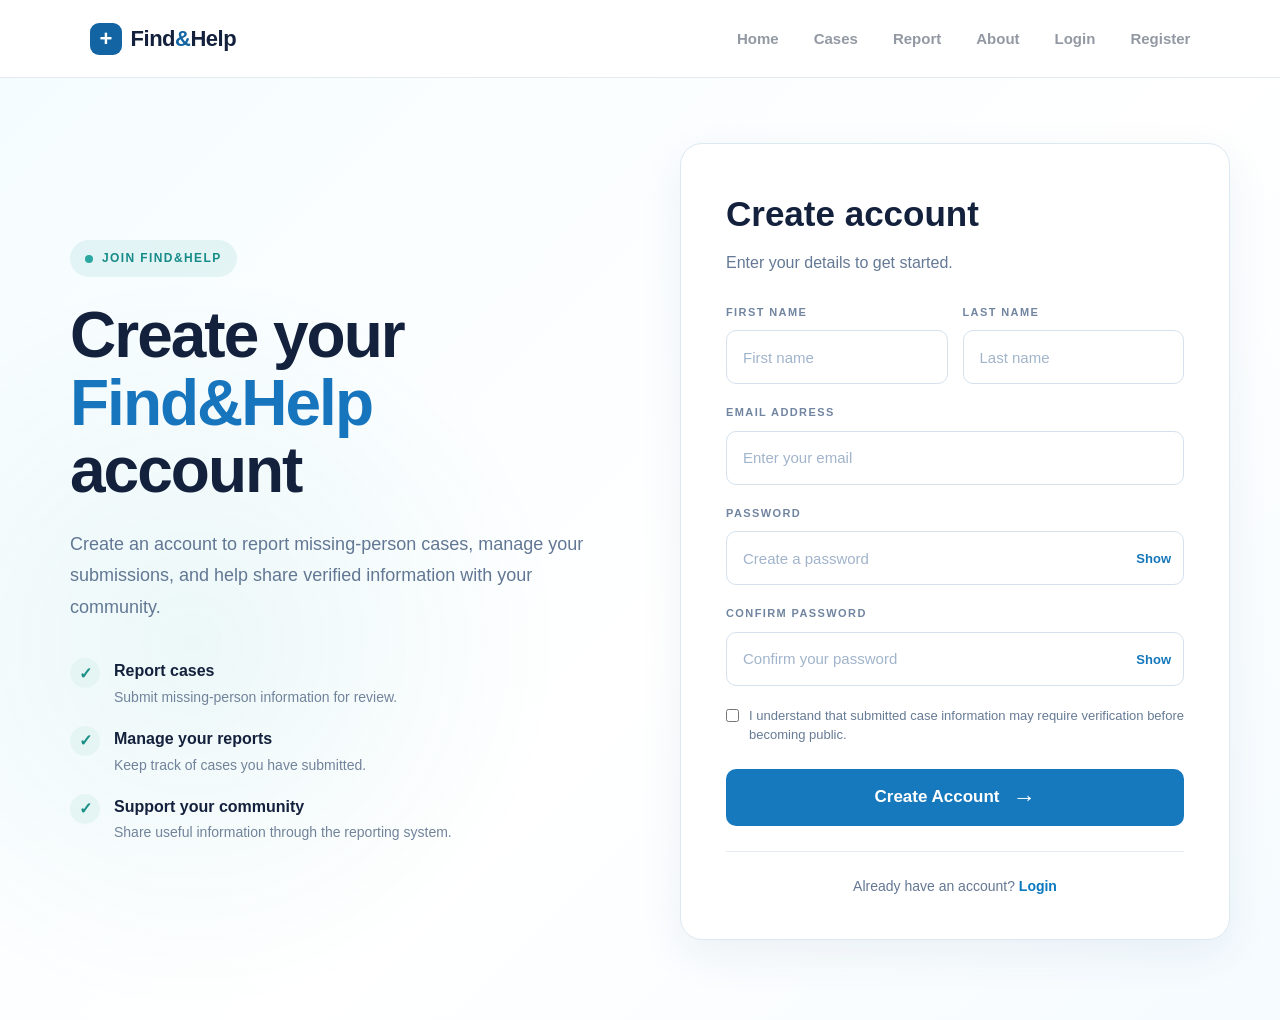
<file: pages/register.html>
<!DOCTYPE html>
<html lang="en">

<head>

    <meta charset="UTF-8">

    <meta
        name="viewport"
        content="width=device-width, initial-scale=1.0"
    >

    <title>Register | Find & Help</title>

    <link rel="stylesheet" href="../css/index.css">
    <link rel="stylesheet" href="../css/register.css">

</head>

<body>

    <!-- NAVBAR -->

 <header class="navbar">

    <div class="logo">
        <span class="logo-icon">+</span>
        <span>Find<span class="logo-highlight">&</span>Help</span>
    </div>

    <nav class="nav-links">

        <a href="../index.html">
            Home
        </a>

        <a href="search.html">
            Cases
        </a>

        <a href="create-case.html">
            Report
        </a>

        <a href="about.html">
            About
        </a>

        <a href="login.html" class="login-nav-btn">
            Login
        </a>

        <a href="register.html" class="register-nav-btn">
            Register
        </a>

    </nav>

</header>

    <!-- REGISTER PAGE -->

    <main class="register-page">

        <div class="register-container">


            <!-- LEFT SIDE -->

            <section class="register-intro">

                <div class="welcome-badge">

                    <span class="badge-dot"></span>

                    JOIN FIND&amp;HELP

                </div>


                <h1>

                    Create your

                    <span>
                        Find&amp;Help
                    </span>

                    account

                </h1>


                <p>

                    Create an account to report missing-person
                    cases, manage your submissions, and help
                    share verified information with your community.

                </p>


                <div class="register-points">

                    <div class="register-point">

                        <span class="point-icon">✓</span>

                        <div>
                            <strong>Report cases</strong>

                            <p>
                                Submit missing-person information
                                for review.
                            </p>
                        </div>

                    </div>


                    <div class="register-point">

                        <span class="point-icon">✓</span>

                        <div>
                            <strong>Manage your reports</strong>

                            <p>
                                Keep track of cases you have submitted.
                            </p>
                        </div>

                    </div>


                    <div class="register-point">

                        <span class="point-icon">✓</span>

                        <div>
                            <strong>Support your community</strong>

                            <p>
                                Share useful information through
                                the reporting system.
                            </p>
                        </div>

                    </div>

                </div>

            </section>


            <!-- REGISTER CARD -->

            <section class="register-card">

                <div class="register-card-header">

                    <h2>
                        Create account
                    </h2>

                    <p>
                        Enter your details to get started.
                    </p>

                </div>


                <form id="registerForm" onsubmit="ValidateInfor()">


                    <!-- FIRST + LAST NAME -->

                    <div class="form-row">

                        <div class="form-group">

                            <label for="firstname">
                                FIRST NAME
                            </label>

                            <input
                                type="text"
                                id="firstname"
                                name="firstname"
                                placeholder="First name"
                                required
                            >

                        </div>


                        <div class="form-group">

                            <label for="lastname">
                                LAST NAME
                            </label>

                            <input
                                type="text"
                                id="lastname"
                                name="lastname"
                                placeholder="Last name"
                                required
                            >

                        </div>

                    </div>


                    <!-- EMAIL -->

                    <div class="form-group">

                        <label for="email">
                            EMAIL ADDRESS
                        </label>

                        <input
                            type="email"
                            id="email"
                            name="email"
                            placeholder="Enter your email"
                            required
                        >

                    </div>


                    <!-- PASSWORD -->

                    <div class="form-group">

                        <label for="password">
                            PASSWORD
                        </label>

                        <div class="password-wrapper">

                            <input
                                type="password"
                                id="password"
                                name="password"
                                placeholder="Create a password"
                                required
                            >

                            <button
                                type="button"
                                id="passwordToggle"
                                class="password-toggle"
                            >
                                Show
                            </button>

                        </div>

                    </div>


                    <!-- CONFIRM PASSWORD -->

                    <div class="form-group">

                        <label for="confirmPassword">
                            CONFIRM PASSWORD
                        </label>

                        <div class="password-wrapper">

                            <input
                                type="password"
                                id="confirmPassword"
                                name="confirmPassword"
                                placeholder="Confirm your password"
                                required
                            >

                            <button
                                type="button"
                                id="confirmPasswordToggle"
                                class="password-toggle"
                            >
                                Show
                            </button>

                        </div>

                    </div>


                    <!-- TERMS -->

                    <label class="terms">

                        <input
                            type="checkbox"
                            id="terms"
                            required
                        >

                        <span>
                            I understand that submitted case information
                            may require verification before becoming public.
                        </span>

                    </label>


                    <!-- SUBMIT -->

                    <button
                        type="submit"
                        class="register-submit"
                    >

                        Create Account

                        <span>→</span>

                    </button>


                </form>


                <!-- LOGIN LINK -->

                <div class="login-link">
                    Already have an account?<a href="login.html"> Login</a>
                </div>

            </section>

        </div>

    </main>


    <script>
        // Toggle password visibility
        const passwordToggle = document.getElementById('passwordToggle');
        const passwordInput = document.getElementById('password');
        if (passwordToggle && passwordInput) {
            passwordToggle.addEventListener('click', function () {
                const type = passwordInput.getAttribute('type') === 'password' ? 'text' : 'password';
                passwordInput.setAttribute('type', type);
            });
        }

        const confirmPasswordToggle = document.getElementById('confirmPasswordToggle');
        const confirmPasswordInput = document.getElementById('confirmPassword');
        if (confirmPasswordToggle && confirmPasswordInput) {
            confirmPasswordToggle.addEventListener('click', function () {
                const type = confirmPasswordInput.getAttribute('type') === 'password' ? 'text' : 'password';
                confirmPasswordInput.setAttribute('type', type);
            });
        }

        async function validateAndRegister(event) {
            if (event) event.preventDefault();

            try {
                const firstName = document.getElementById('firstname').value.trim();
                const lastName = document.getElementById('lastname').value.trim();
                const email = document.getElementById('email').value.trim();
                const password = document.getElementById('password').value;
                const confirmPassword = document.getElementById('confirmPassword').value;
                const phone = document.getElementById('phone') ? document.getElementById('phone').value.trim() : '';
                const location = document.getElementById('location') ? document.getElementById('location').value.trim() : '';
                const terms = document.getElementById('terms');

                if (!firstName || !lastName || !email || !password || !confirmPassword) {
                    alert('All required fields must be filled');
                    return;
                }
                if (!email.includes('@')) {
                    alert('Invalid email address');
                    return;
                }
                if (password.length < 6) {
                    alert('Password should be at least 6 characters');
                    return;
                }
                if (password !== confirmPassword) {
                    alert('Passwords do not match');
                    return;
                }
                if (terms && !terms.checked) {
                    alert('You must agree to the Terms & Conditions');
                    return;
                }

                const data = {
                    firstName,
                    lastName,
                    email,
                    password,
                    phone,
                    location
                };

                const result = await register(data)
                if (!result){
                    alert (result.error)
                }

                alert('Account created successfully!');
                window.location.href = './login.html';
            } catch (error) {
                console.error('Error validating form:', error);
                alert('An error occurred while creating your account');
            }
        }

        const registerForm = document.getElementById('registerForm');
        if (registerForm) {
            registerForm.addEventListener('submit', validateAndRegister);
        }
    </script>

</body>

</html>
</file>
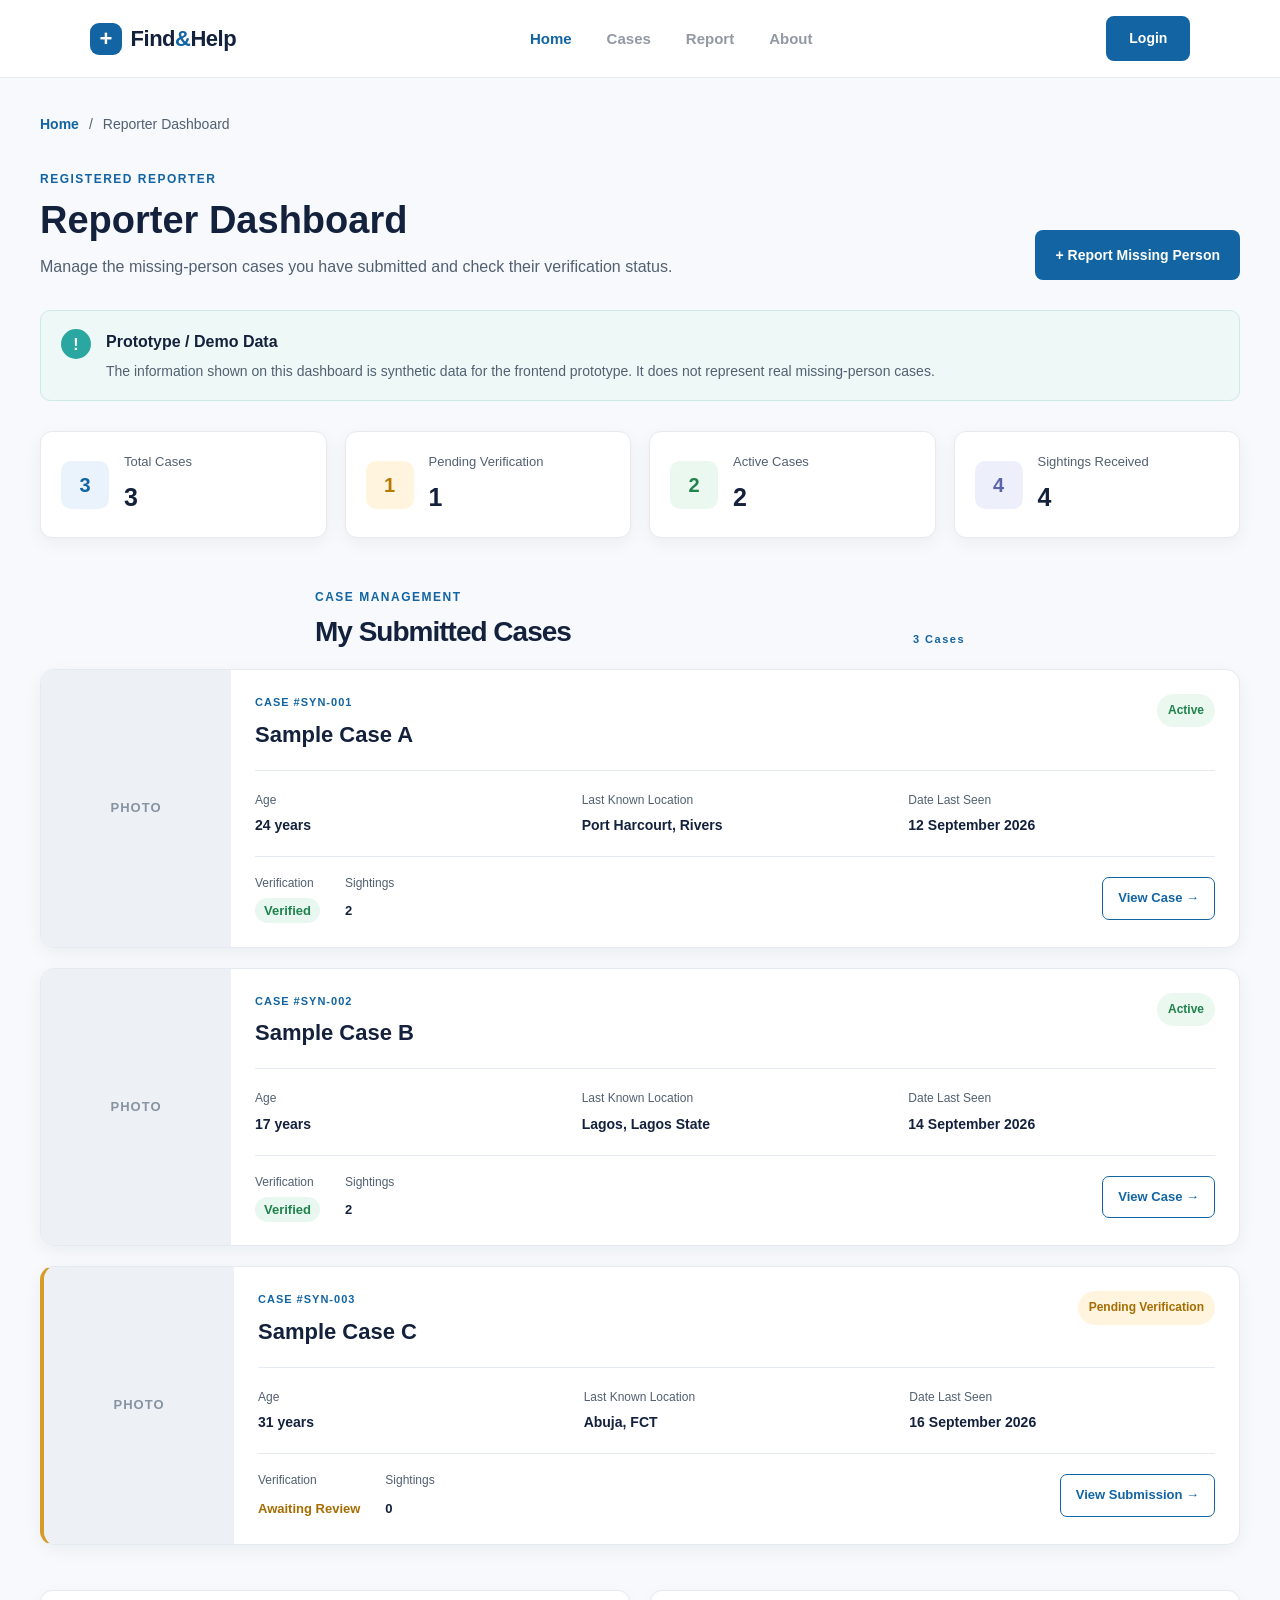
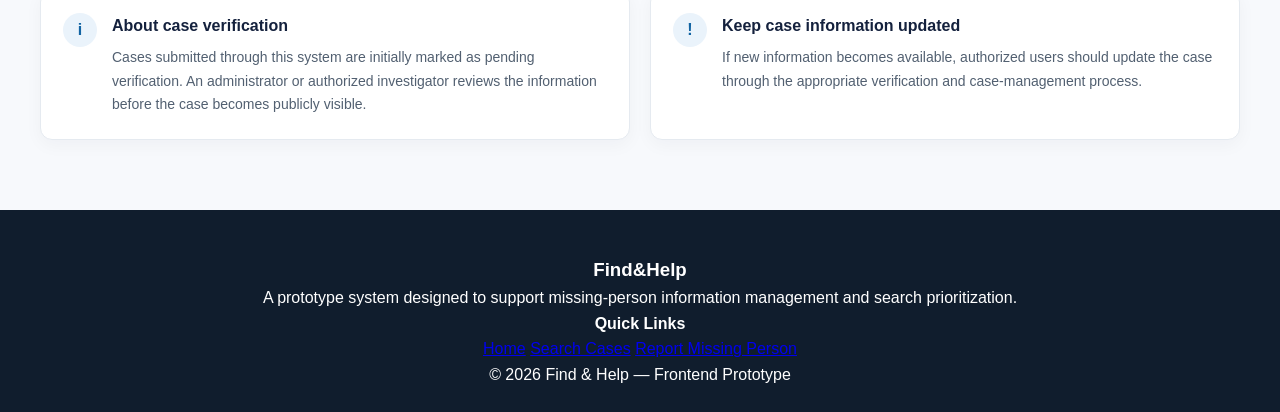
<file: pages/reporter-dashboard.html>
<!DOCTYPE html>
<html lang="en">

<head>
    <meta charset="UTF-8">

    <meta
        name="viewport"
        content="width=device-width, initial-scale=1.0"
    >

    <title>Reporter Dashboard | Find & Help</title>

    <link rel="stylesheet" href="../css/index.css">
    <link rel="stylesheet" href="../css/reporter-dashboard.css">
</head>

<body>

    <header class="navbar">

        <div class="logo">
            <span class="logo-icon">+</span>
            <span>Find<span class="logo-highlight">&</span>Help</span>
        </div>

        <nav class="nav-links">
            <a href="../index.html" class="active">Home</a>
            <a href="search.html">Cases</a>
            <a href="create-case.html">Report</a>
            <a href="about.html">About</a>
        </nav>

        <a href="login.html" class="login-btn">
            Login
        </a>

    </header>


    <main class="dashboard-page">

        <div class="dashboard-container">


            <div class="breadcrumb">

                <a href="../index.html">Home</a>

                <span>/</span>

                <span>Reporter Dashboard</span>

            </div>


            <section class="dashboard-intro">

                <div>

                    <span class="section-label">
                        REGISTERED REPORTER
                    </span>

                    <h1>
                        Reporter Dashboard
                    </h1>

                    <p>
                        Manage the missing-person cases you have submitted
                        and check their verification status.
                    </p>

                </div>

                <a
                    href="create-case.html"
                    class="primary-btn"
                >
                    + Report Missing Person
                </a>

            </section>


            <div class="demo-notice">

                <div class="notice-icon">
                    !
                </div>

                <div>

                    <strong>
                        Prototype / Demo Data
                    </strong>

                    <p>
                        The information shown on this dashboard is
                        synthetic data for the frontend prototype.
                        It does not represent real missing-person cases.
                    </p>

                </div>

            </div>


            <section class="summary-grid">


                <div class="summary-card">

                    <div class="summary-icon">
                        3
                    </div>

                    <div>

                        <span>
                            Total Cases
                        </span>

                        <strong>
                            3
                        </strong>

                    </div>

                </div>


                <div class="summary-card">

                    <div class="summary-icon pending">
                        1
                    </div>

                    <div>

                        <span>
                            Pending Verification
                        </span>

                        <strong>
                            1
                        </strong>

                    </div>

                </div>


                <div class="summary-card">

                    <div class="summary-icon active">
                        2
                    </div>

                    <div>

                        <span>
                            Active Cases
                        </span>

                        <strong>
                            2
                        </strong>

                    </div>

                </div>


                <div class="summary-card">

                    <div class="summary-icon sightings">
                        4
                    </div>

                    <div>

                        <span>
                            Sightings Received
                        </span>

                        <strong>
                            4
                        </strong>

                    </div>

                </div>

            </section>


            <section class="cases-section">

                <div class="section-heading">

                    <div>

                        <span class="section-label">
                            CASE MANAGEMENT
                        </span>

                        <h2>
                            My Submitted Cases
                        </h2>

                    </div>

                    <span class="case-count">
                        3 Cases
                    </span>

                </div>


                <article class="reporter-case-card">

                    <div class="case-image">

                        <div class="image-placeholder">
                            PHOTO
                        </div>

                    </div>


                    <div class="case-content">

                        <div class="case-top">

                            <div>

                                <span class="case-id">
                                    CASE #SYN-001
                                </span>

                                <h3>
                                    Sample Case A
                                </h3>

                            </div>

                            <span class="status-badge active">
                                Active
                            </span>

                        </div>


                        <div class="case-details">

                            <div>
                                <span>Age</span>
                                <strong>24 years</strong>
                            </div>

                            <div>
                                <span>Last Known Location</span>
                                <strong>
                                    Port Harcourt, Rivers
                                </strong>
                            </div>

                            <div>
                                <span>Date Last Seen</span>
                                <strong>
                                    12 September 2026
                                </strong>
                            </div>

                        </div>


                        <div class="case-footer">

                            <div class="verification">

                                <span>
                                    Verification
                                </span>

                                <strong class="verified">
                                    Verified
                                </strong>

                            </div>

                            <div class="sighting-info">

                                <span>
                                    Sightings
                                </span>

                                <strong>
                                    2</strong>
                            </div>
                            <a href="case-details.html" class="view-btn">View Case →</a>
                        </div>
                    </div>
                </article>
                <article class="reporter-case-card">
                    <div class="case-image">
                        <div class="image-placeholder">
                            PHOTO
                        </div>
                    </div>
                    <div class="case-content">
                        <div class="case-top">
                            <div>
                                <span class="case-id">CASE #SYN-002</span>
                                <h3>Sample Case B</h3>
                            </div>
                            <span class="status-badge active">Active</span>
                        </div>
                        <div class="case-details">

                            <div>
                                <span>Age</span>
                                <strong>17 years</strong>
                            </div>

                            <div>
                                <span>Last Known Location</span>
                                <strong>
                                    Lagos, Lagos State
                                </strong>
                            </div>

                            <div>
                                <span>Date Last Seen</span>
                                <strong>
                                    14 September 2026
                                </strong>
                            </div>
                        </div>
                        <div class="case-footer">
                            <div class="verification">
                                <span> Verification </span>
                                <strong class="verified">Verified</strong>
                            </div>
                            <div class="sighting-info">
                                <span>Sightings</span>
                                <strong>2</strong>
                            </div>
                            <a href="case-details.html" class="view-btn"> View Case →</a>
                        </div>
                    </div>
                </article>
                <article class="reporter-case-card pending-card">
                    <div class="case-image">
                        <div class="image-placeholder">
                            PHOTO
                        </div>
                    </div>
                    <div class="case-content">
                        <div class="case-top">
                            <div>
                                <span class="case-id">CASE #SYN-003</span>
                                <h3>Sample Case C</h3>
                            </div>
                            <span class="status-badge pending">Pending Verification</span>
                    </div>
                        <div class="case-details">
                            <div>
                                <span>Age</span>
                                <strong>31 years</strong>
                            </div>
                            <div>
                                <span>Last Known Location</span>
                                <strong>
                                    Abuja, FCT
                                </strong>
                            </div>
                            <div>
                                <span>Date Last Seen</span>
                                <strong>
                                    16 September 2026
                                </strong>
                            </div>
                        </div>
                        <div class="case-footer">
                            <div class="verification">
                                <span>
                                    Verification
                                </span>
                                <strong class="waiting">
                                    Awaiting Review
                                </strong>
                            </div>
                            <div class="sighting-info">
                                <span> Sightings</span>
                                <strong>  0</strong>
                            </div>
                            <a href="create-case.html" class="view-btn" >  View Submission → </a>
                        </div>
                    </div>
                </article>
            </section>
            <section class="dashboard-info">
                <div class="info-card">
                    <div class="info-icon">
                        i
                    </div>
                    <div>
                        <h3>About case verification</h3>
                        <p>
                            Cases submitted through this system are
                            initially marked as pending verification.
                            An administrator or authorized investigator
                            reviews the information before the case
                            becomes publicly visible.
                        </p>
                    </div>
                </div>
                <div class="info-card">
                    <div class="info-icon">
                        !
                    </div>
                    <div>
                        <h3> Keep case information updated</h3>
                        <p>
                            If new information becomes available,
                            authorized users should update the case
                            through the appropriate verification and
                            case-management process.
                        </p>
                    </div>
                </div>
            </section>
        </div>
    </main>
    <footer class="footer">
        <div class="footer-container">
            <div>
             <h3>Find<span>&</span>Help</h3>
                <p>
                    A prototype system designed to support
                    missing-person information management and
                    search prioritization.
                </p>
            </div>
            <div>
                <h4> Quick Links</h4>
                <a href="../index.html">Home</a>
                <a href="search.html">Search Cases</a>
                <a href="create-case.html">Report Missing Person</a>
            </div>
        </div>
        <div class="footer-bottom">
            <p>
                © 2026 Find & Help — Frontend Prototype
            </p>
        </div>
    </footer>
</body>
</html>
</file>
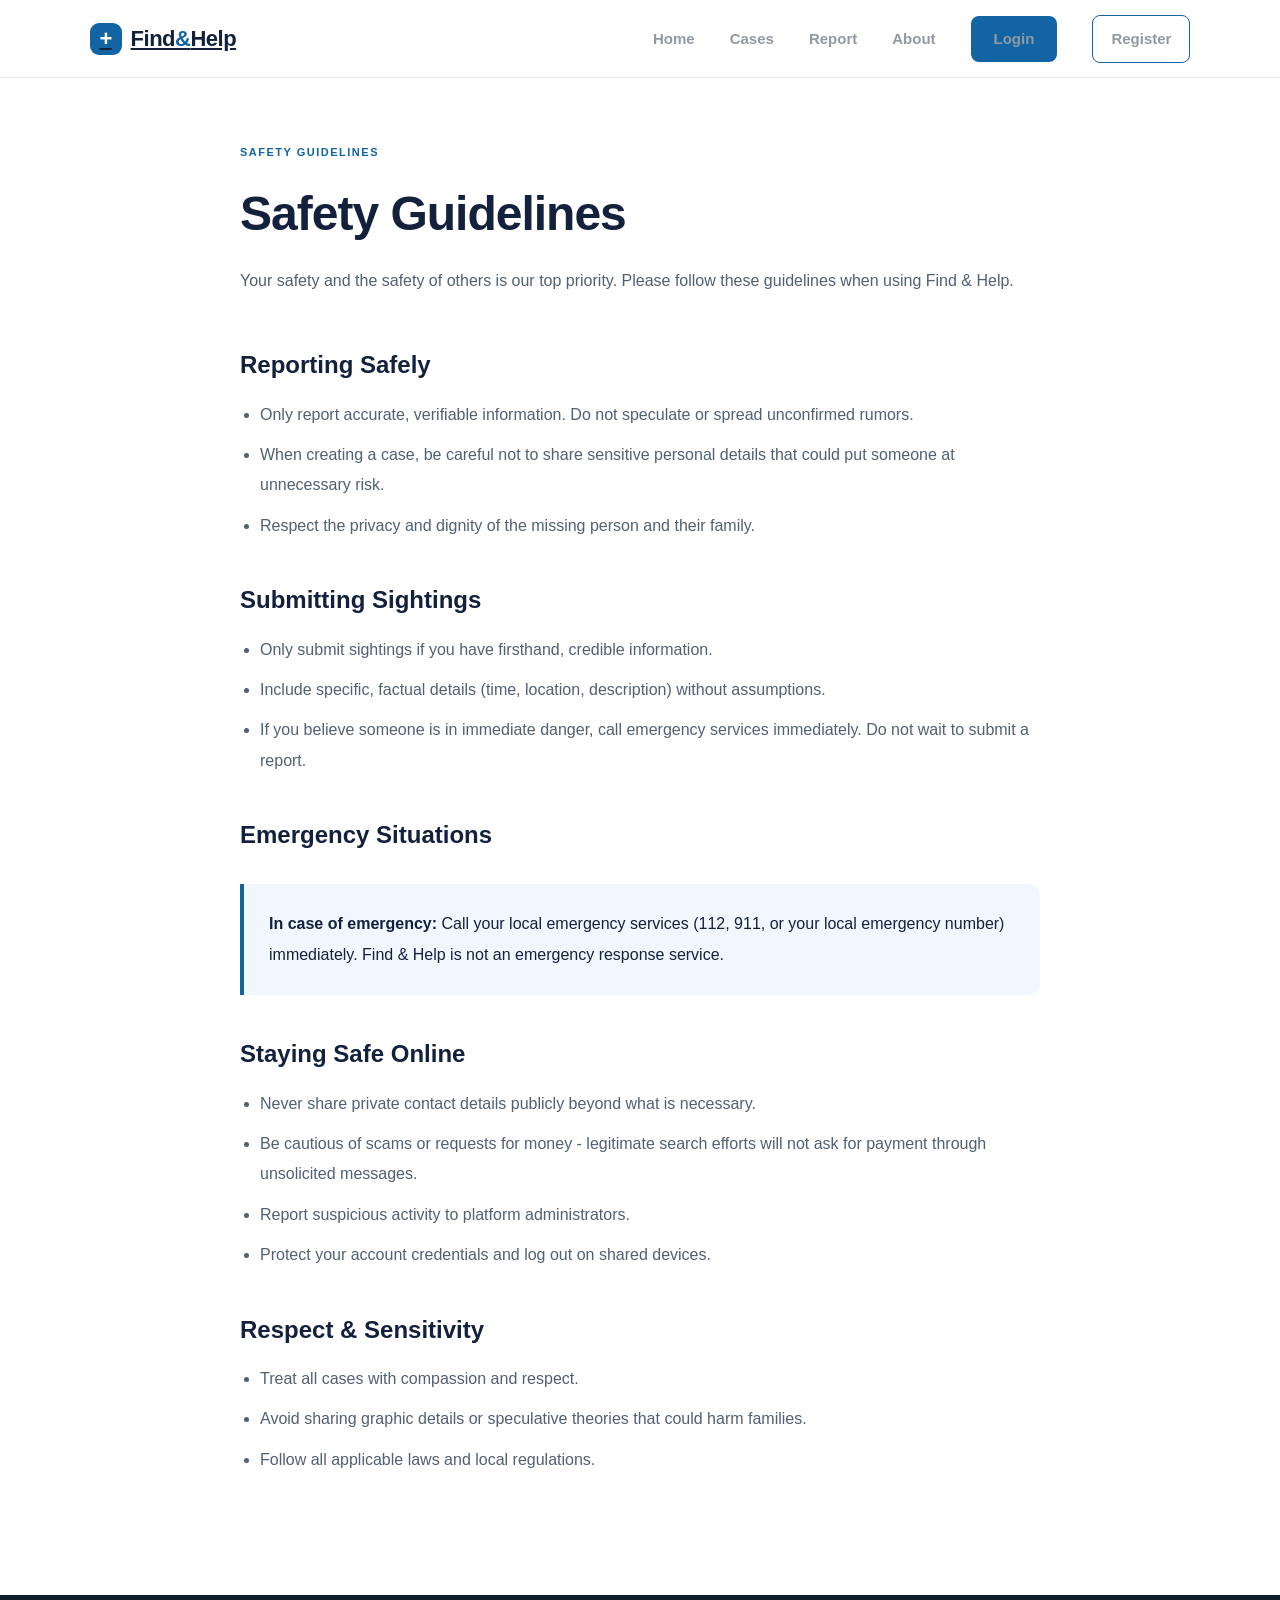
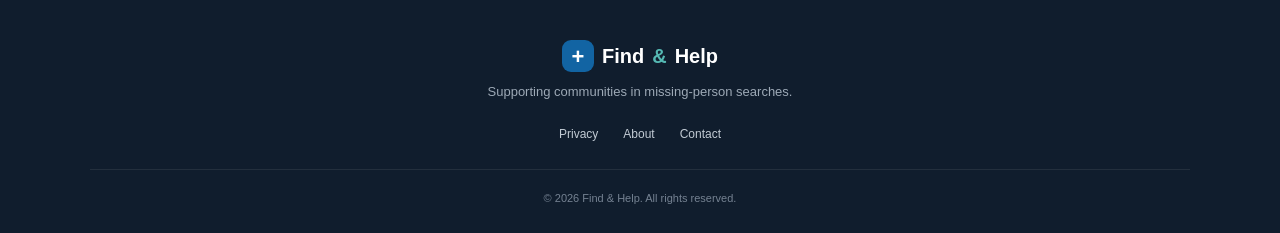
<file: pages/safety.html>
<!DOCTYPE html>
<html lang="en">
<head>
    <meta charset="UTF-8">
    <meta name="viewport" content="width=device-width, initial-scale=1.0">
    <title>Safety Guidelines | Find & Help</title>
    <link rel="stylesheet" href="../css/index.css">
    <style>
        .safety-page {
            padding: 60px 7% 80px;
            background: #ffffff;
            min-height: calc(100vh - 78px - 250px);
        }
        .safety-container {
            max-width: 800px;
            margin: auto;
        }
        .safety-header {
            margin-bottom: 50px;
        }
        .safety-header span {
            color: var(--primary);
            font-size: 11px;
            font-weight: 800;
            letter-spacing: 1.5px;
        }
        .safety-header h1 {
            margin: 12px 0 15px;
            font-size: clamp(36px, 5vw, 48px);
            letter-spacing: -1px;
            color: var(--dark);
        }
        .safety-header p {
            color: var(--text);
            font-size: 16px;
            line-height: 1.8;
        }
        .safety-section {
            margin-bottom: 40px;
        }
        .safety-section h2 {
            color: var(--dark);
            font-size: 24px;
            margin-bottom: 15px;
        }
        .safety-section p {
            color: var(--text);
            line-height: 1.9;
            margin-bottom: 15px;
        }
        .safety-section ul {
            color: var(--text);
            line-height: 1.9;
            padding-left: 20px;
        }
        .safety-section li {
            margin-bottom: 10px;
        }
        .highlight-box {
            background: #f0f7ff;
            border-left: 4px solid var(--primary);
            padding: 25px;
            border-radius: 0 12px 12px 0;
            margin: 30px 0;
        }
        .highlight-box p {
            margin-bottom: 0;
            color: var(--dark);
        }
    </style>
</head>
<body>
    <header class="navbar">
        <a href="../index.html" class="logo">
            <span class="logo-icon">+</span>
            <span>Find<span class="logo-highlight">&</span>Help</span>
        </a>
        <nav class="nav-links">
            <a href="../index.html">Home</a>
            <a href="search.html">Cases</a>
            <a href="create-case.html">Report</a>
            <a href="about.html">About</a>
            <a href="login.html" class="nav-login login-btn">Login</a>
            <a href="register.html" class="nav-register">Register</a>
        </nav>
    </header>
    <main class="safety-page">
        <div class="safety-container">
            <section class="safety-header">
                <span>SAFETY GUIDELINES</span>
                <h1>Safety Guidelines</h1>
                <p>Your safety and the safety of others is our top priority. Please follow these guidelines when using Find & Help.</p>
            </section>
            <section class="safety-section">
                <h2>Reporting Safely</h2>
                <ul>
                    <li>Only report accurate, verifiable information. Do not speculate or spread unconfirmed rumors.</li>
                    <li>When creating a case, be careful not to share sensitive personal details that could put someone at unnecessary risk.</li>
                    <li>Respect the privacy and dignity of the missing person and their family.</li>
                </ul>
            </section>
            <section class="safety-section">
                <h2>Submitting Sightings</h2>
                <ul>
                    <li>Only submit sightings if you have firsthand, credible information.</li>
                    <li>Include specific, factual details (time, location, description) without assumptions.</li>
                    <li>If you believe someone is in immediate danger, call emergency services immediately. Do not wait to submit a report.</li>
                </ul>
            </section>
            <section class="safety-section">
                <h2>Emergency Situations</h2>
                <div class="highlight-box">
                    <p><strong>In case of emergency:</strong> Call your local emergency services (112, 911, or your local emergency number) immediately. Find & Help is not an emergency response service.</p>
                </div>
            </section>
            <section class="safety-section">
                <h2>Staying Safe Online</h2>
                <ul>
                    <li>Never share private contact details publicly beyond what is necessary.</li>
                    <li>Be cautious of scams or requests for money - legitimate search efforts will not ask for payment through unsolicited messages.</li>
                    <li>Report suspicious activity to platform administrators.</li>
                    <li>Protect your account credentials and log out on shared devices.</li>
                </ul>
            </section>
            <section class="safety-section">
                <h2>Respect & Sensitivity</h2>
                <ul>
                    <li>Treat all cases with compassion and respect.</li>
                    <li>Avoid sharing graphic details or speculative theories that could harm families.</li>
                    <li>Follow all applicable laws and local regulations.</li>
                </ul>
            </section>
        </div>
    </main>
    <footer>
        <div class="footer-logo">
            <span class="logo-icon">+</span>
            Find<span>&</span>Help
        </div>
        <p>Supporting communities in missing-person searches.</p>
        <div class="footer-links">
            <a href="privacy.html">Privacy</a>
            <a href="about.html">About</a>
            <a href="contact.html">Contact</a>
        </div>
        <div class="copyright">
            © 2026 Find & Help. All rights reserved.
        </div>
    </footer>
</body>
</html>
</file>
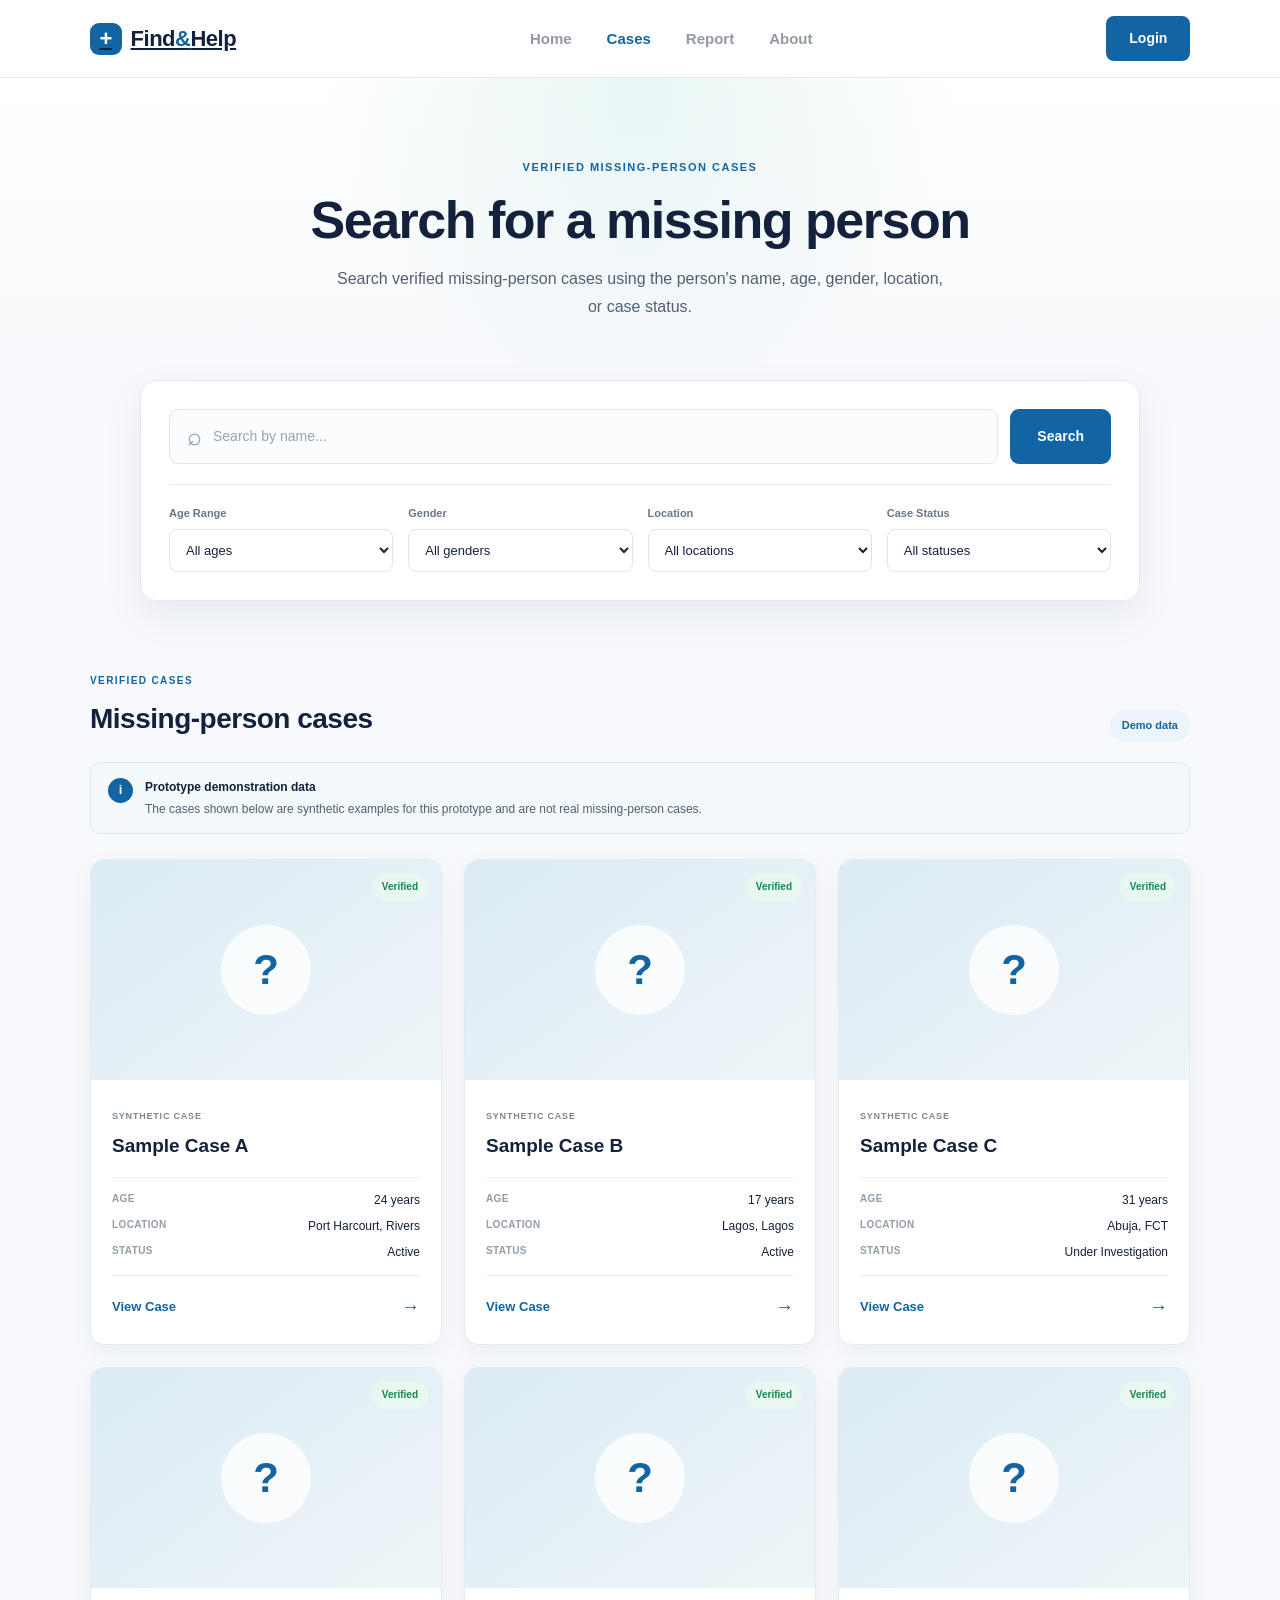
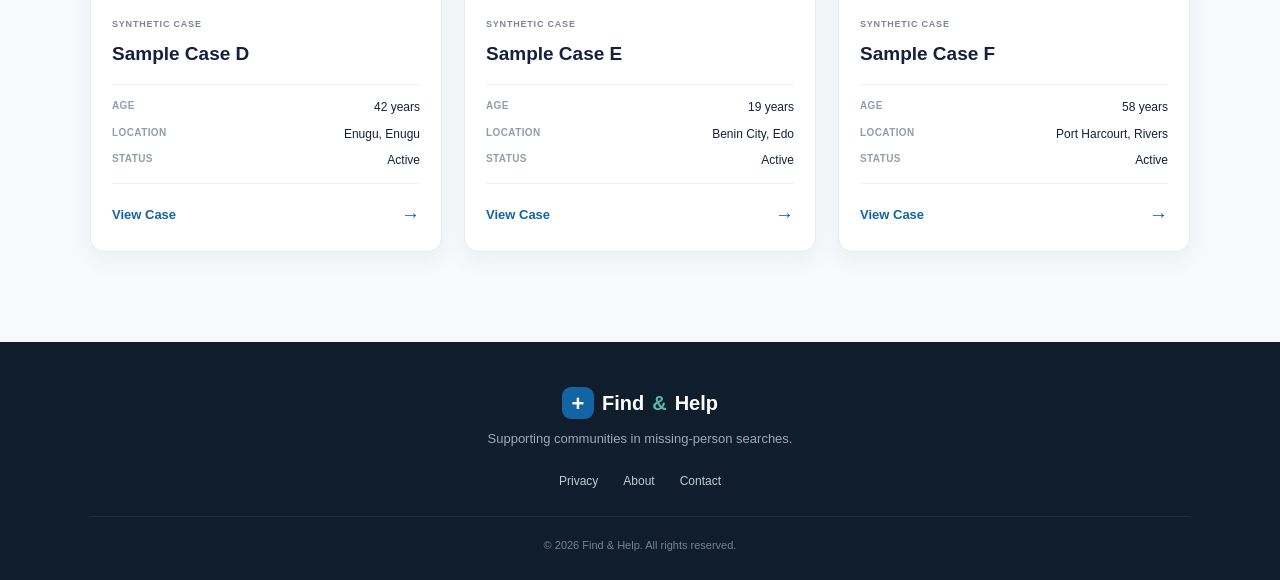
<file: pages/search.html>
<!DOCTYPE html>
<html lang="en">

<head>

    <meta charset="UTF-8">

    <meta
        name="viewport"
        content="width=device-width, initial-scale=1.0"
    >

    <title>Search Cases | Find & Help</title>


    <link
        rel="stylesheet"
        href="../css/index.css"
    >

    <link
        rel="stylesheet"
        href="../css/search.css"
    >

</head>


<body>



    <header class="navbar">

        <a
            href="../index.html"
            class="logo"
        >

            <span class="logo-icon">+</span>

            <span>
                Find<span class="logo-highlight">&</span>Help
            </span>

        </a>


        <nav class="nav-links">

            <a href="../index.html">
                Home
            </a>

            <a
                href="search.html"
                class="active"
            >
                Cases
            </a>

            <a href="create-case.html">
                Report
            </a>

            <a href="about.html">
                About
            </a>

        </nav>


        <a
            href="login.html"
            class="login-btn"
        >
            Login
        </a>

    </header>

    <main class="search-page">


        <section class="search-intro">

            <span class="page-label">
                VERIFIED MISSING-PERSON CASES
            </span>


            <h1>
                Search for a missing person
            </h1>


            <p>
                Search verified missing-person cases using
                the person's name, age, gender, location,
                or case status.
            </p>

        </section>

        <section
            class="case-search"
            aria-label="Search missing-person cases"
        >

            <form class="search-form">

                <div class="search-input-wrapper">

                    <span
                        class="search-symbol"
                        aria-hidden="true"
                    >
                        ⌕
                    </span>


                    <input
                        type="search"
                        id="caseSearch"
                        name="search"
                        placeholder="Search by name..."
                        aria-label="Search by name"
                    >

                </div>


                <button
                    type="submit"
                    class="search-submit"
                >
                    Search
                </button>

            </form>

            <div class="filters">

                <div class="filter-group">

                    <label for="age">
                        Age Range
                    </label>

                    <select
                        id="age"
                        name="age"
                    >

                        <option value="">
                            All ages
                        </option>

                        <option value="0-12">
                            0 - 12
                        </option>

                        <option value="13-17">
                            13 - 17
                        </option>

                        <option value="18-25">
                            18 - 25
                        </option>

                        <option value="26-40">
                            26 - 40
                        </option>

                        <option value="41-60">
                            41 - 60
                        </option>

                        <option value="61+">
                            61+
                        </option>

                    </select>

                </div>

                <div class="filter-group">

                    <label for="gender">
                        Gender
                    </label>

                    <select
                        id="gender"
                        name="gender"
                    >

                        <option value="">
                            All genders
                        </option>

                        <option value="male">
                            Male
                        </option>

                        <option value="female">
                            Female
                        </option>

                        <option value="other">
                            Other
                        </option>

                    </select>

                </div>

                <div class="filter-group">

                    <label for="location">
                        Location
                    </label>

                    <select
                        id="location"
                        name="location"
                    >

                        <option value="">
                            All locations
                        </option>

                        <option value="rivers">
                            Rivers
                        </option>

                        <option value="lagos">
                            Lagos
                        </option>

                        <option value="abuja">
                            Abuja (FCT)
                        </option>

                        <option value="enugu">
                            Enugu
                        </option>

                        <option value="edo">
                            Edo
                        </option>

                        <option value="other">
                            Other
                        </option>

                    </select>

                </div>


                <div class="filter-group">

                    <label for="status">
                        Case Status
                    </label>

                    <select
                        id="status"
                        name="status"
                    >

                        <option value="">
                            All statuses
                        </option>

                        <option value="active">
                            Active
                        </option>

                        <option value="investigation">
                            Under Investigation
                        </option>

                        <option value="found">
                            Person Found
                        </option>

                        <option value="closed">
                            Closed
                        </option>

                    </select>

                </div>

            </div>

        </section>

        <section class="cases-section">


            <div class="results-header">

                <div>

                    <span class="results-label">
                        VERIFIED CASES
                    </span>

                    <h2>
                        Missing-person cases
                    </h2>

                </div>


                <span class="case-count">
                    Demo data
                </span>

            </div>



            <div class="demo-notice">

                <span class="demo-icon">
                    i
                </span>

                <div>

                    <strong>
                        Prototype demonstration data
                    </strong>

                    <p>
                        The cases shown below are synthetic
                        examples for this prototype and are
                        not real missing-person cases.
                    </p>

                </div>

            </div>

            <div class="case-grid">

                <article class="case-card">

                    <div class="case-image">

                        <div class="image-placeholder">
                            ?
                        </div>


                        <span class="case-status">
                            Verified
                        </span>

                    </div>


                    <div class="case-content">

                        <div class="synthetic-label">
                            SYNTHETIC CASE
                        </div>


                        <h3>
                            Sample Case A
                        </h3>


                        <div class="case-info">

                            <p>
                                <span>
                                    Age
                                </span>

                                24 years
                            </p>


                            <p>
                                <span>
                                    Location
                                </span>

                                Port Harcourt, Rivers
                            </p>


                            <p>
                                <span>
                                    Status
                                </span>

                                Active
                            </p>

                        </div>


                        <a
                            href="case-details.html"
                            class="view-case"
                        >
                            View Case

                            <span>
                                →
                            </span>

                        </a>

                    </div>

                </article>

                <article class="case-card">

                    <div class="case-image">

                        <div class="image-placeholder">
                            ?
                        </div>


                        <span class="case-status">
                            Verified
                        </span>

                    </div>


                    <div class="case-content">

                        <div class="synthetic-label">
                            SYNTHETIC CASE
                        </div>


                        <h3>
                            Sample Case B
                        </h3>


                        <div class="case-info">

                            <p>
                                <span>
                                    Age
                                </span>

                                17 years
                            </p>


                            <p>
                                <span>
                                    Location
                                </span>

                                Lagos, Lagos
                            </p>


                            <p>
                                <span>
                                    Status
                                </span>

                                Active
                            </p>

                        </div>


                        <a
                            href="case-details.html"
                            class="view-case"
                        >
                            View Case

                            <span>
                                →
                            </span>

                        </a>

                    </div>

                </article>

                <article class="case-card">

                    <div class="case-image">

                        <div class="image-placeholder">
                            ?
                        </div>


                        <span class="case-status">
                            Verified
                        </span>

                    </div>


                    <div class="case-content">

                        <div class="synthetic-label">
                            SYNTHETIC CASE
                        </div>


                        <h3>
                            Sample Case C
                        </h3>


                        <div class="case-info">

                            <p>
                                <span>
                                    Age
                                </span>

                                31 years
                            </p>


                            <p>
                                <span>
                                    Location
                                </span>

                                Abuja, FCT
                            </p>


                            <p>
                                <span>
                                    Status
                                </span>

                                Under Investigation
                            </p>

                        </div>


                        <a
                            href="case-details.html"
                            class="view-case"
                        >
                            View Case

                            <span>
                                →
                            </span>

                        </a>

                    </div>

                </article>


                <article class="case-card">

                    <div class="case-image">

                        <div class="image-placeholder">
                            ?
                        </div>


                        <span class="case-status">
                            Verified
                        </span>

                    </div>


                    <div class="case-content">

                        <div class="synthetic-label">
                            SYNTHETIC CASE
                        </div>


                        <h3>
                            Sample Case D
                        </h3>


                        <div class="case-info">

                            <p>
                                <span>
                                    Age
                                </span>

                                42 years
                            </p>


                            <p>
                                <span>
                                    Location
                                </span>

                                Enugu, Enugu
                            </p>


                            <p>
                                <span>
                                    Status
                                </span>

                                Active
                            </p>

                        </div>


                        <a
                            href="case-details.html"
                            class="view-case"
                        >
                            View Case

                            <span>
                                →
                            </span>

                        </a>

                    </div>

                </article>

                <article class="case-card">

                    <div class="case-image">

                        <div class="image-placeholder">
                            ?
                        </div>


                        <span class="case-status">
                            Verified
                        </span>

                    </div>


                    <div class="case-content">

                        <div class="synthetic-label">
                            SYNTHETIC CASE
                        </div>


                        <h3>
                            Sample Case E
                        </h3>


                        <div class="case-info">

                            <p>
                                <span>
                                    Age
                                </span>

                                19 years
                            </p>


                            <p>
                                <span>
                                    Location
                                </span>

                                Benin City, Edo
                            </p>


                            <p>
                                <span>
                                    Status
                                </span>

                                Active
                            </p>

                        </div>


                        <a
                            href="case-details.html"
                            class="view-case"
                        >
                            View Case

                            <span>
                                →
                            </span>

                        </a>

                    </div>

                </article>

                <article class="case-card">

                    <div class="case-image">

                        <div class="image-placeholder">
                            ?
                        </div>


                        <span class="case-status">
                            Verified
                        </span>

                    </div>


                    <div class="case-content">

                        <div class="synthetic-label">
                            SYNTHETIC CASE
                        </div>


                        <h3>
                            Sample Case F
                        </h3>


                        <div class="case-info">

                            <p>
                                <span>
                                    Age
                                </span>

                                58 years
                            </p>


                            <p>
                                <span>
                                    Location
                                </span>

                                Port Harcourt, Rivers
                            </p>


                            <p>
                                <span>
                                    Status
                                </span>

                                Active
                            </p>

                        </div>


                        <a
                            href="case-details.html"
                            class="view-case"
                        >
                            View Case

                            <span>
                                →
                            </span>

                        </a>

                    </div>

                </article>


            </div>

        </section>

    </main>

    <footer>

        <div class="footer-logo">

            <span class="logo-icon">
                +
            </span>

            Find<span>&</span>Help

        </div>


        <p>
            Supporting communities in missing-person searches.
        </p>


        <div class="footer-links">

            <a href="privacy.html">
                Privacy
            </a>

            <a href="about.html">
                About
            </a>

            <a href="contact.html">
                Contact
            </a>

        </div>


        <div class="copyright">
            © 2026 Find & Help. All rights reserved.
        </div>

    </footer>


</body>

</html>
</file>
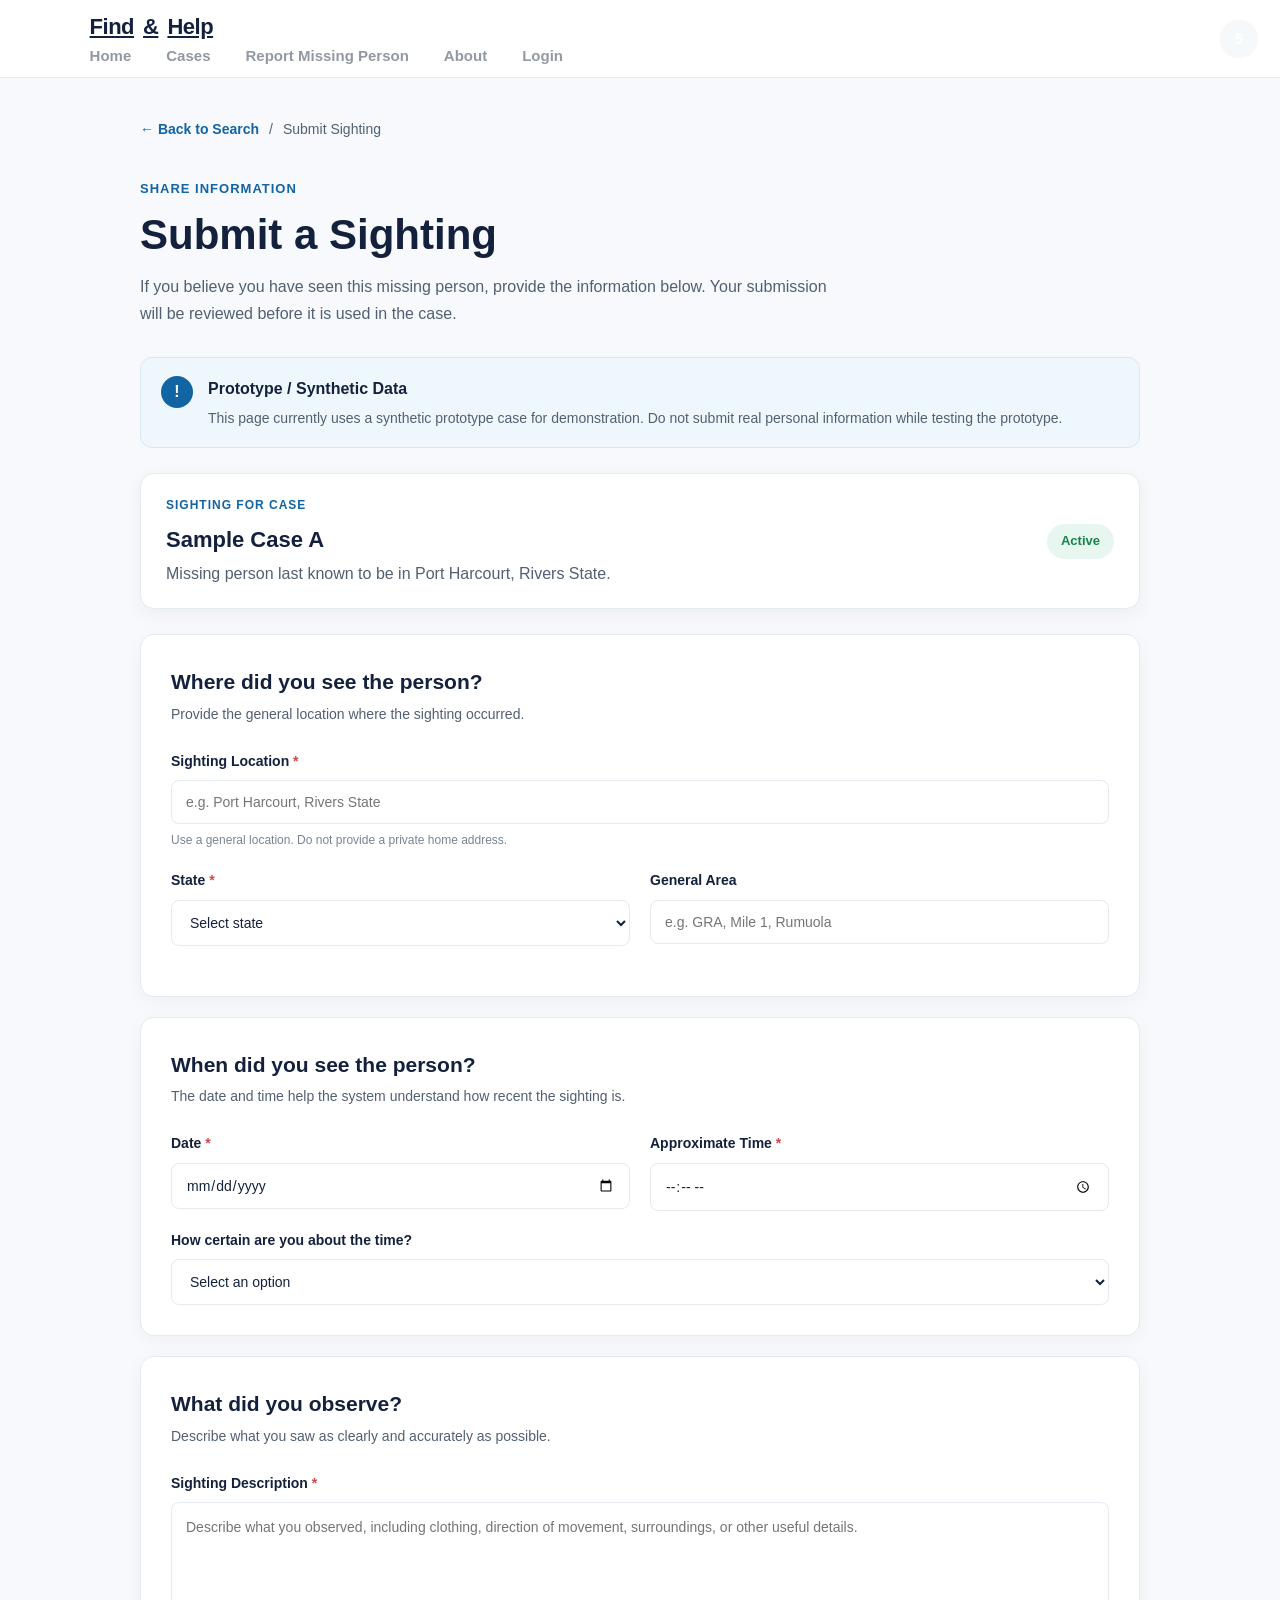
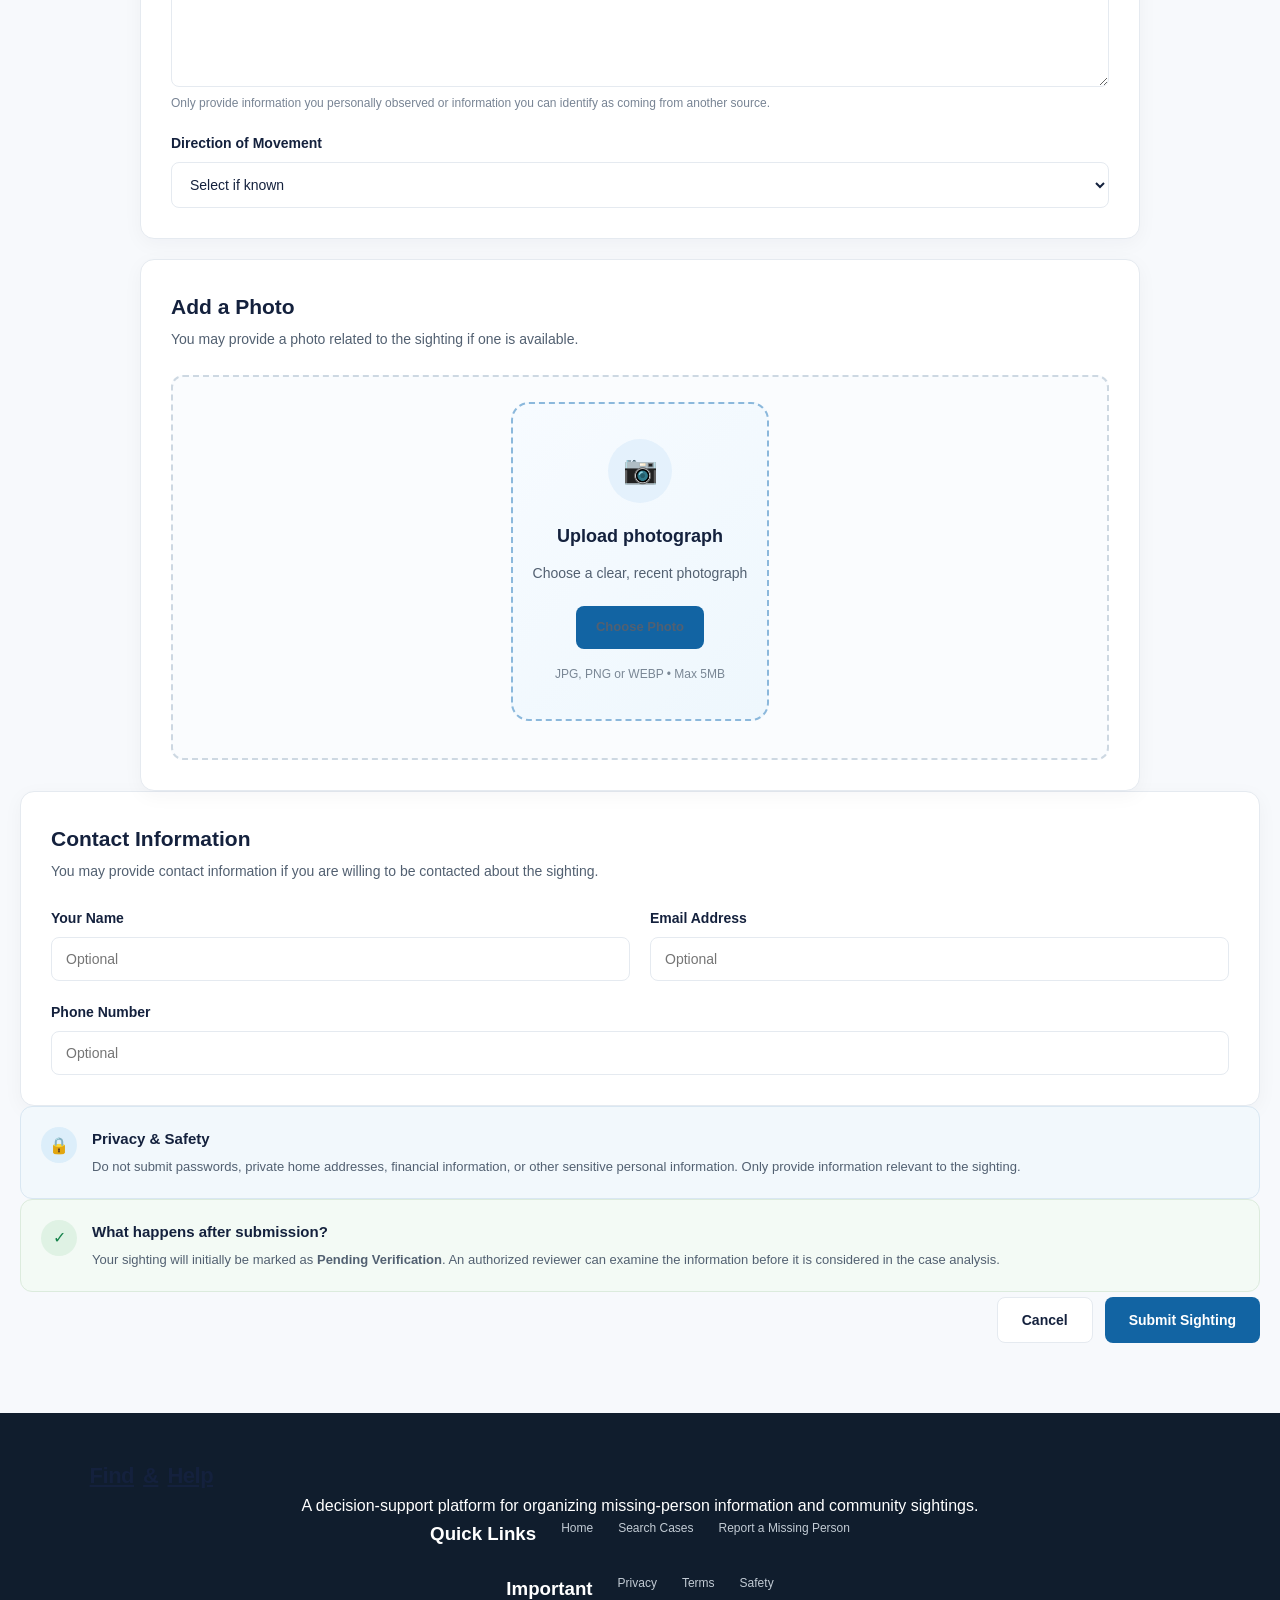
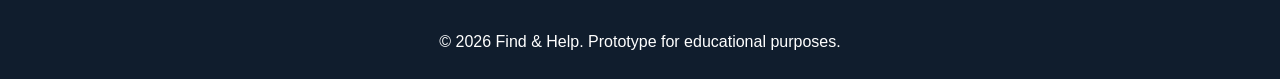
<file: pages/submit-sighting.html>
<!DOCTYPE html>
<html lang="en">

<head>
    <meta charset="UTF-8">

    <meta
        name="viewport"
        content="width=device-width, initial-scale=1.0"
    >

    <title>Submit Sighting | Find & Help</title>

    <link rel="stylesheet" href="../css/index.css">

    <link rel="stylesheet" href="../css/submit-sighting.css">
</head>

<body>

    <header class="navbar">

        <div class="nav-container">

            <a href="../index.html" class="logo">
                Find<span>&</span>Help
            </a>

            <nav class="nav-links">

                <a href="../index.html">
                    Home
                </a>

                <a href="search.html">
                    Cases
                </a>

                <a href="create-case.html">
                    Report Missing Person
                </a>

                <a href="about.html">
                    About
                </a>

                <a href="login.html" class="nav-login">
                    Login
                </a>

            </nav>

        </div>

    </header>
    <main class="sighting-page">

        <div class="sighting-container">
            <div class="breadcrumb">

                <a href="search.html">
                    ← Back to Search
                </a>

                <span>/</span>

                <span>
                    Submit Sighting
                </span>

            </div>
            <section class="page-intro">

                <span class="section-label">
                    SHARE INFORMATION
                </span>

                <h1>
                    Submit a Sighting
                </h1>

                <p>
                    If you believe you have seen this missing person,
                    provide the information below. Your submission will
                    be reviewed before it is used in the case.
                </p>

            </section>
            <div class="demo-notice">

                <div class="notice-icon">
                    !
                </div>

                <div>

                    <strong>
                        Prototype / Synthetic Data
                    </strong>

                    <p>
                        This page currently uses a synthetic prototype
                        case for demonstration. Do not submit real
                        personal information while testing the prototype.
                    </p>

                </div>

            </div>
            <section class="case-summary">

                <div class="case-summary-content">

                    <span class="case-label">
                        SIGHTING FOR CASE
                    </span>

                    <h2>
                        Sample Case A
                    </h2>

                    <p>
                        Missing person last known to be in
                        Port Harcourt, Rivers State.
                    </p>

                </div>

                <span class="case-status">
                    Active
                </span>

            </section>
            <form
                class="sighting-form"
                method="POST"
                enctype="multipart/form-data"
            >

                <section class="form-section">

                    <div class="form-section-heading">

                        <span class="step-number">
                            1
                        </span>

                        <div>

                            <h2>
                                Where did you see the person?
                            </h2>

                            <p>
                                Provide the general location where
                                the sighting occurred.
                            </p>

                        </div>

                    </div>


                    <div class="form-group">

                        <label for="location">
                            Sighting Location
                            <span class="required">*</span>
                        </label>

                        <input
                            type="text"
                            id="location"
                            name="location"
                            placeholder="e.g. Port Harcourt, Rivers State"
                            required
                        >

                        <small>
                            Use a general location. Do not provide
                            a private home address.
                        </small>

                    </div>


                    <div class="form-row">

                        <div class="form-group">

                            <label for="state">
                                State
                                <span class="required">*</span>
                            </label>

                            <select
                                id="state"
                                name="state"
                                required
                            >

                                <option value="">
                                    Select state
                                </option>

                                <option value="rivers">
                                    Rivers
                                </option>

                                <option value="lagos">
                                    Lagos
                                </option>

                                <option value="fct">
                                    Abuja (FCT)
                                </option>

                                <option value="enugu">
                                    Enugu
                                </option>

                                <option value="edo">
                                    Edo
                                </option>

                                <option value="other">
                                    Other
                                </option>

                            </select>

                        </div>


                        <div class="form-group">

                            <label for="area">
                                General Area
                            </label>

                            <input
                                type="text"
                                id="area"
                                name="area"
                                placeholder="e.g. GRA, Mile 1, Rumuola"
                            >

                        </div>

                    </div>

                </section>

                <section class="form-section">

                    <div class="form-section-heading">

                        <span class="step-number">
                            2
                        </span>

                        <div>

                            <h2>
                                When did you see the person?
                            </h2>

                            <p>
                                The date and time help the system
                                understand how recent the sighting is.
                            </p>

                        </div>

                    </div>


                    <div class="form-row">

                        <div class="form-group">

                            <label for="sighting-date">
                                Date
                                <span class="required">*</span>
                            </label>

                            <input
                                type="date"
                                id="sighting-date"
                                name="sightingDate"
                                required
                            >

                        </div>


                        <div class="form-group">

                            <label for="sighting-time">
                                Approximate Time
                                <span class="required">*</span>
                            </label>

                            <input
                                type="time"
                                id="sighting-time"
                                name="sightingTime"
                                required
                            >

                        </div>

                    </div>


                    <div class="form-group">

                        <label for="time-accuracy">
                            How certain are you about the time?
                        </label>

                        <select
                            id="time-accuracy"
                            name="timeAccuracy"
                        >

                            <option value="">
                                Select an option
                            </option>

                            <option value="exact">
                                I know the exact time
                            </option>

                            <option value="approximate">
                                The time is approximate
                            </option>

                            <option value="uncertain">
                                I am not sure
                            </option>

                        </select>

                    </div>

                </section>
                <section class="form-section">

                    <div class="form-section-heading">

                        <span class="step-number">
                            3
                        </span>

                        <div>

                            <h2>
                                What did you observe?
                            </h2>

                            <p>
                                Describe what you saw as clearly
                                and accurately as possible.
                            </p>

                        </div>

                    </div>


                    <div class="form-group">

                        <label for="description">
                            Sighting Description
                            <span class="required">*</span>
                        </label>

                        <textarea
                            id="description"
                            name="description"
                            rows="7"
                            placeholder="Describe what you observed, including clothing, direction of movement, surroundings, or other useful details."
                            required
                        ></textarea>

                        <small>
                            Only provide information you personally
                            observed or information you can identify
                            as coming from another source.
                        </small>

                    </div>


                    <div class="form-group">

                        <label for="direction">
                            Direction of Movement
                        </label>

                        <select
                            id="direction"
                            name="direction"
                        >

                            <option value="">
                                Select if known
                            </option>

                            <option value="north">
                                North
                            </option>

                            <option value="south">
                                South
                            </option>

                            <option value="east">
                                East
                            </option>

                            <option value="west">
                                West
                            </option>

                            <option value="unknown">
                                Unknown
                            </option>

                        </select>

                    </div>

                </section>

                <section class="form-section">

                    <div class="form-section-heading">

                        <span class="step-number">
                            4
                        </span>

                        <div>

                            <h2>
                                Add a Photo
                            </h2>

                            <p>
                                You may provide a photo related to
                                the sighting if one is available.
                            </p>

                        </div>

                    </div>


              <div class="upload-box">
<input type="file" id="photo" name="photo" accept="image/*" required>
<label for="photo" class="upload-label">
<div class="upload-icon">📷</div>
<h3>Upload photograph</h3>
<p>Choose a clear, recent photograph</p>
<span class="upload-button">Choose Photo</span>
<small id="file-name">JPG, PNG or WEBP • Max 5MB</small>
</label>
</div>
</div>

                </section>

                <section class="form-section">

                    <div class="form-section-heading">

                        <span class="step-number">
                            5
                        </span>

                        <div>

                            <h2>
                                Contact Information
                            </h2>

                            <p>
                                You may provide contact information
                                if you are willing to be contacted
                                about the sighting.
                            </p>

                        </div>

                    </div>


                    <div class="form-row">

                        <div class="form-group">

                            <label for="contact-name">
                                Your Name
                            </label>

                            <input
                                type="text"
                                id="contact-name"
                                name="contactName"
                                placeholder="Optional"
                            >

                        </div>


                        <div class="form-group">

                            <label for="contact-email">
                                Email Address
                            </label>

                            <input
                                type="email"
                                id="contact-email"
                                name="contactEmail"
                                placeholder="Optional"
                            >

                        </div>

                    </div>


                    <div class="form-group">

                        <label for="contact-phone">
                            Phone Number
                        </label>

                        <input
                            type="tel"
                            id="contact-phone"
                            name="contactPhone"
                            placeholder="Optional"
                        >

                    </div>

                </section>


                <div class="privacy-notice">

                    <div class="privacy-icon">
                        🔒
                    </div>

                    <div>

                        <h3>
                            Privacy & Safety
                        </h3>

                        <p>
                            Do not submit passwords, private home
                            addresses, financial information, or
                            other sensitive personal information.
                            Only provide information relevant to
                            the sighting.
                        </p>

                    </div>

                </div>

                <div class="verification-notice">

                    <div class="verification-icon">
                        ✓
                    </div>

                    <div>

                        <h3>
                            What happens after submission?
                        </h3>

                        <p>
                            Your sighting will initially be marked
                            as <strong>Pending Verification</strong>.
                            An authorized reviewer can examine the
                            information before it is considered in
                            the case analysis.
                        </p>

                    </div>

                </div>

                <div class="form-actions">

                    <a
                        href="case-details.html"
                        class="cancel-button"
                    >
                        Cancel
                    </a>

                    <button
                        type="submit"
                        class="submit-button"
                    >
                        Submit Sighting
                    </button>

                </div>

            </form>

        </div>

    </main>


    <footer class="footer">

        <div class="footer-container">

            <div class="footer-brand">

                <a href="../index.html" class="logo">
                    Find<span>&</span>Help
                </a>

                <p>
                    A decision-support platform for organizing
                    missing-person information and community sightings.
                </p>

            </div>


            <div class="footer-links">

                <h3>
                    Quick Links
                </h3>

                <a href="../index.html">
                    Home
                </a>

                <a href="search.html">
                    Search Cases
                </a>

                <a href="create-case.html">
                    Report a Missing Person
                </a>

            </div>


            <div class="footer-links">

                <h3>
                    Important
                </h3>

                <a href="privacy.html">
                    Privacy
                </a>

                <a href="safety.html">
                    Terms
                </a>

                <a href="safety.html">
                    Safety
                </a>

            </div>

        </div>


        <div class="footer-bottom">

            <p>
                © 2026 Find & Help. Prototype for educational purposes.
            </p>

        </div>

    </footer>

</body>

</html>
</file>
<file: css/index.css>
/* =====================================================
   RESET
===================================================== */

* {
    margin: 0;
    padding: 0;
    box-sizing: border-box;
}


html {
    scroll-behavior: smooth;
}


body {
    font-family: Arial, Helvetica, sans-serif;

    background: #f7f9fc;

    color: #14213d;

    line-height: 1.6;
}


/* =====================================================
   VARIABLES
===================================================== */

:root {

    --primary: #1264a3;

    --primary-dark: #0b4778;

    --accent: #2aa7a0;

    --dark: #14213d;

    --text: #526071;

    --light: #f7f9fc;

    --white: #ffffff;

    --border: #e5eaf0;

}


/* =====================================================
   NAVBAR
===================================================== */

.navbar {

    width: 100%;

    height: 78px;

    padding: 0 7%;

    display: flex;

    align-items: center;

    justify-content: space-between;

    background: rgba(255, 255, 255, 0.96);

    border-bottom: 1px solid var(--border);

    position: relative;

    z-index: 10;
}


/* Logo */

.logo {

    display: flex;

    align-items: center;

    gap: 9px;

    font-size: 22px;

    font-weight: 800;

    color: var(--dark);

    letter-spacing: -0.5px;
}


.logo-icon {

    width: 32px;

    height: 32px;

    display: flex;

    justify-content: center;

    align-items: center;

    border-radius: 9px;

    background: var(--primary);

    color: white;

    font-size: 22px;

    font-weight: bold;
}


.logo-highlight {

    color: var(--primary);
}


/* Navigation links */

.nav-links {

    display: flex;

    align-items: center;

    gap: 35px;
}


.nav-links a {

    text-decoration: none;

    color: #9299a3;

    font-size: 15px;

    font-weight: 600;

    transition: 0.25s ease;
}


.nav-links a:hover,
.nav-links a.active {

    color: var(--primary);
}


/* Login */

.login-btn {

    text-decoration: none;

    background: var(--primary);

    color: white;

    padding: 11px 23px;

    border-radius: 8px;

    font-size: 14px;

    font-weight: 700;

    transition: 0.25s ease;
}


.login-btn:hover {

    background: var(--primary-dark);

    transform: translateY(-2px);
}


/* =====================================================
   HERO
===================================================== */

.hero {

    min-height: 650px;

    padding: 80px 7%;

    display: grid;

    grid-template-columns: 1.05fr 0.95fr;

    gap: 70px;

    align-items: center;

    background:

        radial-gradient(
            circle at 10% 20%,
            rgba(42, 167, 160, 0.10),
            transparent 35%
        ),

        linear-gradient(
            135deg,
            #ffffff 0%,
            #f3f8fc 100%
        );
}


/* Hero content */

.hero-content {

    max-width: 650px;
}


/* Small label */

.hero-label {

    display: inline-flex;

    align-items: center;

    gap: 9px;

    padding: 8px 13px;

    margin-bottom: 23px;

    border-radius: 30px;

    background: #e9f5f5;

    color: #187d78;

    font-size: 11px;

    font-weight: 800;

    letter-spacing: 1px;
}


.status-dot {

    width: 7px;

    height: 7px;

    border-radius: 50%;

    background: var(--accent);
}


/* Heading */

.hero h1 {

    font-size: clamp(42px, 5vw, 68px);

    line-height: 1.08;

    letter-spacing: -2.5px;

    color: var(--dark);

    margin-bottom: 25px;
}


.hero h1 span {

    display: block;

    color: var(--primary);
}


/* Description */

.hero-content > p {

    max-width: 590px;

    color: var(--text);

    font-size: 17px;

    line-height: 1.8;

    margin-bottom: 30px;
}


/* =====================================================
   SEARCH BOX
===================================================== */

.search-box {

    width: 100%;

    max-width: 600px;

    height: 62px;

    display: flex;

    align-items: center;

    padding: 6px 7px 6px 20px;

    background: white;

    border: 1px solid #dfe6ed;

    border-radius: 12px;

    box-shadow: 0 12px 35px rgba(20, 33, 61, 0.08);

    margin-bottom: 20px;
}


.search-icon {

    font-size: 27px;

    color: #8b97a5;

    margin-right: 12px;
}


.search-box input {

    flex: 1;

    min-width: 0;

    border: none;

    outline: none;

    font-size: 15px;

    color: var(--dark);

    background: transparent;
}


.search-box input::placeholder {

    color: #9ba6b3;
}


.search-box button {

    border: none;

    cursor: pointer;

    padding: 13px 23px;

    border-radius: 8px;

    background: var(--primary);

    color: white;

    font-weight: 700;

    font-size: 14px;

    transition: 0.25s ease;
}


.search-box button:hover {

    background: var(--primary-dark);
}


/* =====================================================
   HERO BUTTONS
===================================================== */

.hero-buttons {

    display: flex;

    align-items: center;

    gap: 12px;

    flex-wrap: wrap;
}


.primary-btn,
.secondary-btn {

    display: inline-flex;

    align-items: center;

    justify-content: center;

    gap: 15px;

    min-height: 50px;

    padding: 13px 21px;

    border-radius: 8px;

    text-decoration: none;

    font-size: 14px;

    font-weight: 700;

    transition: 0.25s ease;
}


.primary-btn {

    background: var(--dark);

    color: white;
}


.primary-btn:hover {

    background: var(--primary);

    transform: translateY(-2px);
}


.primary-btn span {

    font-size: 20px;
}


.secondary-btn {

    background: white;

    color: var(--dark);

    border: 1px solid #dfe5eb;
}


.secondary-btn:hover {

    border-color: var(--primary);

    color: var(--primary);
}


/* =====================================================
   HERO VISUAL
===================================================== */

.hero-visual {

    position: relative;

    min-height: 480px;

    display: flex;

    align-items: center;

    justify-content: center;
}


/* Main card */

.visual-card {

    width: 350px;

    padding: 22px;

    background: white;

    border: 1px solid #e3e9ef;

    border-radius: 20px;

    box-shadow: 0 25px 60px rgba(20, 33, 61, 0.14);

    position: relative;

    z-index: 2;
}


/* Card top */

.visual-top {

    display: flex;

    justify-content: space-between;

    align-items: center;

    margin-bottom: 20px;
}


.mini-label {

    font-size: 10px;

    font-weight: 800;

    letter-spacing: 1px;

    color: #7b8795;
}


.verified {

    padding: 5px 9px;

    border-radius: 20px;

    background: #e9f7f1;

    color: #198754;

    font-size: 10px;

    font-weight: 700;
}


/* Person placeholder */

.person-placeholder {

    height: 250px;

    border-radius: 14px;

    display: flex;

    justify-content: center;

    align-items: center;

    background:

        linear-gradient(
            145deg,
            #dcebf5,
            #eef5f8
        );

    overflow: hidden;
}


.person-icon {

    width: 110px;

    height: 110px;

    display: flex;

    justify-content: center;

    align-items: center;

    border-radius: 50%;

    background: rgba(255, 255, 255, 0.8);

    color: var(--primary);

    font-size: 55px;

    font-weight: 700;
}


/* Card information */

.visual-info {

    display: grid;

    grid-template-columns: 1fr 1fr;

    gap: 15px;

    padding: 20px 0;

    border-bottom: 1px solid #edf0f3;
}


.visual-info small {

    display: block;

    color: #8995a3;

    font-size: 9px;

    font-weight: 800;

    letter-spacing: 0.7px;

    margin-bottom: 5px;
}


.visual-info strong {

    color: var(--dark);

    font-size: 13px;
}


/* Progress */

.progress-container {

    padding-top: 17px;
}


.progress-text {

    display: flex;

    justify-content: space-between;

    margin-bottom: 8px;

    color: #697687;

    font-size: 11px;
}


.progress-bar {

    width: 100%;

    height: 7px;

    border-radius: 20px;

    background: #edf1f4;

    overflow: hidden;
}


.progress {

    width: 72%;

    height: 100%;

    border-radius: inherit;

    background: linear-gradient(
        90deg,
        var(--primary),
        var(--accent)
    );
}


/* =====================================================
   FLOATING CARDS
===================================================== */

.floating-card {

    position: absolute;

    display: flex;

    align-items: center;

    gap: 10px;

    padding: 13px 16px;

    background: white;

    border: 1px solid #e5e9ee;

    border-radius: 12px;

    box-shadow: 0 15px 35px rgba(20, 33, 61, 0.12);

    z-index: 3;
}


.floating-card strong {

    display: block;

    font-size: 11px;

    color: var(--dark);
}


.floating-card small {

    display: block;

    color: #8a95a3;

    font-size: 9px;

    margin-top: 2px;
}


.floating-icon {

    width: 31px;

    height: 31px;

    display: flex;

    align-items: center;

    justify-content: center;

    border-radius: 9px;

    background: #eaf5f8;

    color: var(--primary);

    font-weight: bold;
}


.floating-card-one {

    top: 80px;

    left: 0;
}


.floating-card-two {

    right: 0;

    bottom: 85px;
}


/* =====================================================
   HOW IT WORKS
===================================================== */

.how-section {

    padding: 90px 7%;

    background: white;

    text-align: center;
}


.section-heading {

    max-width: 650px;

    margin: 0 auto 50px;
}


.section-heading > span {

    color: var(--primary);

    font-size: 11px;

    font-weight: 800;

    letter-spacing: 1.5px;
}


.section-heading h2 {

    margin: 12px 0 15px;

    font-size: clamp(30px, 4vw, 44px);

    line-height: 1.2;

    color: var(--dark);

    letter-spacing: -1px;
}


.section-heading p {

    color: var(--text);

    font-size: 16px;

    line-height: 1.7;
}


/* Steps */

.steps {

    max-width: 1050px;

    margin: auto;

    display: grid;

    grid-template-columns: repeat(3, 1fr);

    gap: 25px;
}


.step-card {

    position: relative;

    text-align: left;

    padding: 30px;

    border: 1px solid var(--border);

    border-radius: 15px;

    background: #fbfcfd;

    transition: 0.3s ease;
}
.nav-register {
    display: inline-flex;
    align-items: center;
    justify-content: center;

    padding: 11px 18px;

    border: 1px solid var(--primary);

    border-radius: 8px;

    color: white;

    text-decoration: none;

    font-weight: 700;

    transition: 0.2s ease;
}

.nav-register:hover {

    color: white;
}


.step-card:hover {

    transform: translateY(-5px);

    border-color: #c9dce9;

    box-shadow: 0 15px 35px rgba(20, 33, 61, 0.08);
}


.step-number {

    position: absolute;

    top: 20px;

    right: 22px;

    color: #cbd3dc;

    font-size: 12px;

    font-weight: 800;
}


.step-icon {

    width: 50px;

    height: 50px;

    display: flex;

    justify-content: center;

    align-items: center;

    border-radius: 12px;

    background: #eaf4fa;

    color: var(--primary);

    font-size: 22px;

    font-weight: bold;

    margin-bottom: 22px;
}


.step-card h3 {

    font-size: 20px;

    margin-bottom: 10px;

    color: var(--dark);
}


.step-card p {

    color: var(--text);

    font-size: 14px;

    line-height: 1.7;
}


/* =====================================================
   FOOTER
===================================================== */

footer {

    padding: 45px 7% 25px;

    background: #101d2d;

    color: white;

    text-align: center;
}


.footer-logo {

    display: flex;

    justify-content: center;

    align-items: center;

    gap: 8px;

    font-size: 20px;

    font-weight: 800;

    margin-bottom: 10px;
}


.footer-logo span {

    color: #55b9b3;
}


.footer-logo .logo-icon {

    background: var(--primary);

    color: white;
}


footer > p {

    color: #9da9b6;

    font-size: 13px;

    margin-bottom: 22px;
}


.footer-links {

    display: flex;

    justify-content: center;

    gap: 25px;

    margin-bottom: 25px;
}


.footer-links a {

    color: #c2cbd4;

    text-decoration: none;

    font-size: 12px;
}


.footer-links a:hover {

    color: white;
}


.copyright {

    padding-top: 20px;

    border-top: 1px solid rgba(255,255,255,0.08);

    color: #758292;

    font-size: 11px;
}


/* =====================================================
   TABLET
===================================================== */

@media (max-width: 950px) {

    .navbar {

        padding: 0 5%;
    }


    .hero {

        padding: 70px 5%;

        grid-template-columns: 1fr;

        text-align: center;

        gap: 50px;
    }


    .hero-content {

        max-width: 700px;

        margin: auto;
    }


    .hero-label {

        margin-left: auto;

        margin-right: auto;
    }


    .hero-content > p {

        margin-left: auto;

        margin-right: auto;
    }


    .search-box {

        margin-left: auto;

        margin-right: auto;
    }


    .hero-buttons {

        justify-content: center;
    }


    .hero-visual {

        min-height: 440px;
    }


    .steps {

        grid-template-columns: 1fr;

        max-width: 600px;
    }

}


/* =====================================================
   MOBILE
===================================================== */

@media (max-width: 650px) {

    .navbar {

        height: auto;

        min-height: 70px;

        padding: 15px 5%;

        gap: 15px;
    }


    .nav-links {

        display: none;
    }


    .login-btn {

        padding: 9px 16px;
    }


    .hero {

        padding: 55px 5% 70px;
    }


    .hero h1 {

        font-size: 40px;

        letter-spacing: -1.5px;
    }


    .hero-content > p {

        font-size: 15px;
    }


    .search-box {

        height: auto;

        min-height: 58px;

        padding: 6px 6px 6px 14px;
    }


    .search-box button {

        padding: 12px 15px;
    }


    .hero-buttons {

        flex-direction: column;

        width: 100%;
    }



    .primary-btn,
    .secondary-btn {

        width: 100%;

        max-width: 350px;
    }


    .hero-visual {

        min-height: 390px;
    }


    .visual-card {

        width: min(350px, 90%);

        padding: 17px;
    }


    .person-placeholder {

        height: 210px;
    }


    .floating-card {

        padding: 10px 12px;
    }


    .floating-card-one {

        left: 0;

        top: 55px;
    }


    .floating-card-two {

        right: 0;

        bottom: 50px;
    }


    .how-section {

        padding: 70px 5%;
    }


    .section-heading h2 {

        font-size: 32px;
    }


    .step-card {

        padding: 25px;
    }


    footer {

        padding: 40px 5% 22px;
    }

}


/* =====================================================
   SMALL PHONES
===================================================== */

@media (max-width: 400px) {

    .logo {

        font-size: 19px;
    }


    .logo-icon {

        width: 28px;

        height: 28px;

        font-size: 19px;
    }


    .login-btn {

        font-size: 12px;

        padding: 8px 13px;
    }


    .hero h1 {

        font-size: 34px;
    }


    .hero-label {

        font-size: 9px;
    }


    .search-box input {

        font-size: 13px;
    }


    .search-box button {

        font-size: 12px;

        padding: 11px 12px;
    }


    .hero-visual {

        min-height: 350px;
    }


    .visual-card {

        width: 94%;
    }


    .floating-card {

        transform: scale(0.85);
    }

}
</file>
<file: css/admin-dashboard.css>
.admin-page {
    background: var(--light);
}

.admin-container {
    width: min(1120px, calc(100% - 40px));
    margin: 0 auto;
    padding: 35px 0 60px;
}

.breadcrumb {
    display: flex;
    align-items: center;
    gap: 10px;
    margin-bottom: 30px;
    font-size: 14px;
    color: var(--text);
}

.breadcrumb a {
    color: var(--primary);
    text-decoration: none;
    font-weight: 600;
}

.admin-header {
    display: flex;
    justify-content: space-between;
    align-items: flex-start;
    gap: 30px;
    margin-bottom: 30px;
}

.admin-label,
.section-label {
    display: block;
    color: var(--primary);
    font-size: 13px;
    font-weight: 800;
    letter-spacing: 1.5px;
    margin-bottom: 8px;
}

.admin-header h1 {
    margin: 0 0 10px;
    color: var(--dark);
    font-size: 38px;
    line-height: 1.15;
}

.admin-header p {
    margin: 0;
    max-width: 650px;
    color: var(--text);
    line-height: 1.7;
}

.system-status {
    display: flex;
    align-items: center;
    gap: 9px;
    padding: 10px 16px;
    background: var(--white);
    border: 1px solid var(--border);
    border-radius: 30px;
    color: var(--dark);
    font-size: 14px;
    font-weight: 700;
    white-space: nowrap;
}

.status-dot {
    width: 9px;
    height: 9px;
    background: #27ae60;
    border-radius: 50%;
}

.demo-notice {
    display: flex;
    align-items: flex-start;
    gap: 15px;
    padding: 18px 20px;
    margin-bottom: 30px;
    background: #fff8e8;
    border: 1px solid #f1dfad;
    border-radius: 12px;
}

.demo-icon {
    width: 32px;
    height: 32px;
    flex-shrink: 0;
    display: flex;
    align-items: center;
    justify-content: center;
    background: #f3c969;
    color: #6d5000;
    border-radius: 50%;
    font-weight: 800;
}

.demo-notice strong {
    display: block;
    margin-bottom: 4px;
    color: var(--dark);
}

.demo-notice p {
    margin: 0;
    color: var(--text);
    line-height: 1.6;
}

.stats-grid {
    display: grid;
    grid-template-columns: repeat(4, 1fr);
    gap: 18px;
    margin-bottom: 45px;
}

.stat-card {
    display: flex;
    align-items: center;
    gap: 15px;
    min-width: 0;
    padding: 22px;
    background: var(--white);
    border: 1px solid var(--border);
    border-radius: 14px;
}

.stat-icon {
    width: 48px;
    height: 48px;
    flex-shrink: 0;
    display: flex;
    align-items: center;
    justify-content: center;
    background: #eef5fb;
    border-radius: 12px;
    font-size: 21px;
}

.stat-label {
    display: block;
    margin-bottom: 5px;
    color: var(--text);
    font-size: 13px;
}

.stat-number {
    display: block;
    color: var(--dark);
    font-size: 28px;
}

.admin-section {
    margin-bottom: 45px;
}

.section-heading {
    display: flex;
    align-items: flex-end;
    justify-content: space-between;
    gap: 20px;
    margin-bottom: 20px;
}

.section-heading h2 {
    margin: 0;
    color: var(--dark);
    font-size: 27px;
}

.count-badge {
    color: var(--primary);
    font-size: 13px;
    font-weight: 800;
}

.review-list {
    display: flex;
    flex-direction: column;
    gap: 16px;
}

.review-card {
    display: flex;
    align-items: center;
    justify-content: space-between;
    gap: 25px;
    min-width: 0;
    padding: 20px;
    background: var(--white);
    border: 1px solid var(--border);
    border-radius: 14px;
}

.review-info {
    display: flex;
    align-items: center;
    gap: 18px;
    min-width: 0;
    flex: 1;
}

.review-photo {
    width: 80px;
    height: 80px;
    flex-shrink: 0;
    display: flex;
    align-items: center;
    justify-content: center;
    background: #edf2f6;
    border-radius: 10px;
    color: #7890a4;
    font-size: 12px;
    font-weight: 800;
}

.review-info h3 {
    margin: 0 0 8px;
    color: var(--dark);
    font-size: 18px;
}

.review-info p {
    margin: 3px 0;
    color: var(--text);
    font-size: 14px;
}

.pending-badge {
    display: inline-block;
    margin-top: 7px;
    padding: 5px 9px;
    background: #fff2d8;
    border-radius: 20px;
    color: #a56b00;
    font-size: 12px;
    font-weight: 700;
}

.review-actions {
    display: flex;
    align-items: center;
    justify-content: flex-end;
    gap: 10px;
    flex-shrink: 0;
}

.review-actions a,
.review-actions button {
    min-height: 42px;
    padding: 10px 16px;
    border-radius: 8px;
    font-family: inherit;
    font-size: 14px;
    font-weight: 700;
    cursor: pointer;
    text-decoration: none;
}

.btn-secondary {
    display: inline-flex;
    align-items: center;
    justify-content: center;
    border: 1px solid var(--primary);
    background: var(--white);
    color: var(--primary);
}

.btn-secondary:hover {
    background: #eef5fb;
}

.btn-primary {
    border: 1px solid var(--primary);
    background: var(--primary);
    color: var(--white);
}

.btn-primary:hover {
    background: var(--primary-dark);
}

.sightings-list {
    display: flex;
    flex-direction: column;
    gap: 12px;
}

.sighting-card {
    display: flex;
    align-items: center;
    justify-content: space-between;
    gap: 20px;
    padding: 18px 20px;
    background: var(--white);
    border: 1px solid var(--border);
    border-radius: 12px;
}

.sighting-main {
    display: flex;
    align-items: center;
    gap: 15px;
    min-width: 0;
}

.location-icon {
    width: 42px;
    height: 42px;
    flex-shrink: 0;
    display: flex;
    align-items: center;
    justify-content: center;
    background: #eef7f6;
    border-radius: 10px;
}

.sighting-card h3 {
    margin: 0 0 4px;
    color: var(--dark);
    font-size: 16px;
}

.sighting-card p {
    margin: 0 0 3px;
    color: var(--text);
    font-size: 14px;
}

.sighting-card span {
    font-size: 12px;
}

.review-status,
.verified-status {
    padding: 6px 10px;
    border-radius: 20px;
    font-weight: 700;
    white-space: nowrap;
}

.review-status {
    background: #fff2d8;
    color: #a56b00;
}

.verified-status {
    background: #e8f7ef;
    color: #21844a;
}

.management-grid {
    display: grid;
    grid-template-columns: repeat(3, 1fr);
    gap: 18px;
}

.management-card {
    position: relative;
    display: flex;
    align-items: flex-start;
    gap: 15px;
    min-width: 0;
    padding: 22px;
    background: var(--white);
    border: 1px solid var(--border);
    border-radius: 14px;
    color: inherit;
    text-decoration: none;
    transition: 0.2s ease;
}

.management-card:hover {
    transform: translateY(-2px);
    border-color: var(--primary);
}

.management-icon {
    width: 45px;
    height: 45px;
    flex-shrink: 0;
    display: flex;
    align-items: center;
    justify-content: center;
    background: #eef5fb;
    border-radius: 10px;
}

.management-card h3 {
    margin: 0 0 7px;
    color: var(--dark);
    font-size: 17px;
}

.management-card p {
    margin: 0;
    color: var(--text);
    font-size: 14px;
    line-height: 1.5;
}

.management-arrow {
    margin-left: auto;
    color: var(--primary);
    font-size: 20px;
}

.admin-info-box {
    display: flex;
    align-items: flex-start;
    gap: 15px;
    padding: 22px;
    background: #eef5fb;
    border: 1px solid #d6e6f3;
    border-radius: 14px;
}

.info-icon {
    width: 30px;
    height: 30px;
    flex-shrink: 0;
    display: flex;
    align-items: center;
    justify-content: center;
    border: 2px solid var(--primary);
    border-radius: 50%;
    color: var(--primary);
    font-weight: 800;
}

.admin-info-box h3 {
    margin: 0 0 8px;
    color: var(--dark);
}

.admin-info-box p {
    margin: 0 0 8px;
    color: var(--text);
    line-height: 1.6;
}

.admin-info-box p:last-child {
    margin-bottom: 0;
}

/* TABLET */
@media (max-width: 900px) {

    .stats-grid {
        grid-template-columns: repeat(2, 1fr);
    }

    .management-grid {
        grid-template-columns: 1fr;
    }

    .admin-header h1 {
        font-size: 32px;
    }
}

/* MOBILE */
@media (max-width: 650px) {

    .admin-container {
        width: min(100% - 24px, 560px);
        padding-top: 25px;
    }

    .breadcrumb {
        margin-bottom: 22px;
    }

    .admin-header {
        flex-direction: column;
        gap: 18px;
    }

    .admin-header h1 {
        font-size: 28px;
    }

    .system-status {
        align-self: flex-start;
    }

    .demo-notice {
        padding: 15px;
    }

    .stats-grid {
        grid-template-columns: 1fr 1fr;
        gap: 12px;
        margin-bottom: 35px;
    }

    .stat-card {
        padding: 16px;
        gap: 10px;
    }

    .stat-icon {
        width: 40px;
        height: 40px;
        font-size: 17px;
    }

    .stat-number {
        font-size: 24px;
    }

    .section-heading {
        align-items: flex-start;
        flex-direction: column;
        gap: 8px;
    }

    .section-heading h2 {
        font-size: 23px;
    }

    .review-card {
        flex-direction: column;
        align-items: stretch;
        gap: 18px;
    }

    .review-info {
        width: 100%;
    }

    .review-actions {
        width: 100%;
        justify-content: flex-start;
    }

    .review-actions a,
    .review-actions button {
        flex: 1;
        text-align: center;
    }

    .sighting-card {
        align-items: flex-start;
        flex-direction: column;
    }

    .review-status,
    .verified-status {
        align-self: flex-start;
    }

    .management-card {
        padding: 18px;
    }
}

/* SMALL MOBILE */
@media (max-width: 420px) {

    .stats-grid {
        grid-template-columns: 1fr;
    }

    .stat-card {
        padding: 18px;
    }

    .review-info {
        align-items: flex-start;
    }

    .review-photo {
        width: 65px;
        height: 65px;
    }

    .review-info h3 {
        font-size: 16px;
    }

    .review-actions {
        flex-direction: column;
    }

    .review-actions a,
    .review-actions button {
        width: 100%;
        flex: none;
    }

    .admin-info-box {
        padding: 17px;
    }
}
</file>
<file: css/case-details.css>
/* =====================================================
   CASE DETAILS PAGE
===================================================== */

.case-details-page {
    min-height: 100vh;

    background: #f7f9fc;

    padding-bottom: 70px;
}


.case-container {
    width: min(1100px, 90%);

    margin: 0 auto;
}


/* =====================================================
   BREADCRUMB
===================================================== */

.breadcrumb {
    display: flex;

    align-items: center;

    gap: 8px;

    padding: 25px 0;

    font-size: 12px;
}


.breadcrumb a {
    color: var(--primary);

    text-decoration: none;

    font-weight: 700;

    transition: 0.2s ease;
}


.breadcrumb a:hover {
    color: var(--primary-dark);
}


.breadcrumb span {
    color: #8c97a4;
}


/* =====================================================
   CASE HEADER
===================================================== */

.case-header {
    background:
        linear-gradient(
            135deg,
            #ffffff 0%,
            #f1f7fa 100%
        );

    border-top: 1px solid #edf0f3;

    border-bottom: 1px solid #e2e8ed;
}


.case-header-content {
    min-height: 180px;

    display: flex;

    align-items: center;

    justify-content: space-between;

    gap: 30px;
}


.case-label {
    display: inline-block;

    margin-bottom: 10px;

    color: var(--primary);

    font-size: 10px;

    font-weight: 800;

    letter-spacing: 1.5px;
}


.case-header h1 {
    margin-bottom: 8px;

    color: var(--dark);

    font-size: clamp(35px, 5vw, 52px);

    line-height: 1.1;

    letter-spacing: -1.5px;
}


.case-location {
    color: #697687;

    font-size: 14px;
}


/* =====================================================
   STATUS BADGE
===================================================== */

.status-badge {
    display: flex;

    align-items: center;

    gap: 8px;

    padding: 9px 14px;

    border-radius: 30px;

    background: #e9f7f1;

    color: #198754;

    font-size: 12px;

    font-weight: 800;

    white-space: nowrap;
}


.status-dot {
    width: 8px;

    height: 8px;

    border-radius: 50%;

    background: #198754;
}


/* =====================================================
   MAIN CASE CONTENT
===================================================== */

.case-main {
    padding: 50px 0;
}


.case-layout {
    display: grid;

    grid-template-columns:
        minmax(0, 1.6fr)
        minmax(300px, 0.8fr);

    gap: 28px;

    align-items: start;
}


/* =====================================================
   LEFT COLUMN
===================================================== */

.case-left {
    display: flex;

    flex-direction: column;

    gap: 22px;
}


/* =====================================================
   PHOTO CARD
===================================================== */

.case-photo-card {
    overflow: hidden;

    background: #ffffff;

    border: 1px solid var(--border);

    border-radius: 16px;

    box-shadow:
        0 10px 30px rgba(20, 33, 61, 0.06);
}


.case-photo {
    height: 390px;

    display: flex;

    align-items: center;

    justify-content: center;

    background:
        linear-gradient(
            145deg,
            #dcebf5,
            #eef5f8
        );
}


.photo-placeholder {
    width: 145px;

    height: 145px;

    display: flex;

    align-items: center;

    justify-content: center;

    border-radius: 50%;

    background: rgba(255, 255, 255, 0.82);

    color: var(--primary);

    font-size: 65px;

    font-weight: 700;
}


.photo-caption {
    display: flex;

    align-items: center;

    justify-content: space-between;

    gap: 15px;

    padding: 14px 18px;
}


.photo-caption span {
    color: var(--dark);

    font-size: 12px;

    font-weight: 700;
}


.photo-caption small {
    color: #929daa;

    font-size: 10px;
}


/* =====================================================
   INFORMATION CARDS
===================================================== */

.information-card {
    padding: 25px;

    background: #ffffff;

    border: 1px solid var(--border);

    border-radius: 15px;

    box-shadow:
        0 8px 25px rgba(20, 33, 61, 0.04);
}


.card-heading {
    margin-bottom: 20px;
}


.heading-label {
    display: block;

    margin-bottom: 6px;

    color: var(--primary);

    font-size: 9px;

    font-weight: 800;

    letter-spacing: 1.3px;
}


.card-heading h2 {
    color: var(--dark);

    font-size: 21px;

    letter-spacing: -0.3px;
}


/* =====================================================
   BASIC INFORMATION GRID
===================================================== */

.information-grid {
    display: grid;

    grid-template-columns:
        repeat(2, 1fr);

    border-top: 1px solid #edf0f3;

    border-left: 1px solid #edf0f3;
}


.information-item {
    padding: 17px;

    border-right: 1px solid #edf0f3;

    border-bottom: 1px solid #edf0f3;
}


.information-item span {
    display: block;

    margin-bottom: 5px;

    color: #929daa;

    font-size: 9px;

    font-weight: 700;

    text-transform: uppercase;

    letter-spacing: 0.6px;
}


.information-item strong {
    color: var(--dark);

    font-size: 13px;
}


.information-item .active-text {
    color: #198754;
}


/* =====================================================
   DESCRIPTION
===================================================== */

.description-text {
    color: var(--text);

    font-size: 14px;

    line-height: 1.8;
}


/* =====================================================
   RIGHT COLUMN
===================================================== */

.case-right {
    display: flex;

    flex-direction: column;

    gap: 20px;

    position: sticky;

    top: 20px;
}


/* =====================================================
   SIDE CARD
===================================================== */

.side-card {
    padding: 24px;

    background: #ffffff;

    border: 1px solid var(--border);

    border-radius: 15px;

    box-shadow:
        0 8px 25px rgba(20, 33, 61, 0.05);
}


.side-heading {
    margin-bottom: 20px;
}


.side-heading h2 {
    color: var(--dark);

    font-size: 21px;
}


/* =====================================================
   LOCATION
===================================================== */

.location-box {
    display: flex;

    align-items: center;

    gap: 13px;

    padding: 15px;

    border-radius: 10px;

    background: #f3f8fb;

    margin-bottom: 15px;
}


.location-icon {
    width: 40px;

    height: 40px;

    flex-shrink: 0;

    display: flex;

    align-items: center;

    justify-content: center;

    border-radius: 10px;

    background: #e4f0f6;

    color: var(--primary);

    font-size: 21px;
}


.location-box span,
.date-box span {
    display: block;

    margin-bottom: 4px;

    color: #929daa;

    font-size: 9px;

    font-weight: 700;

    text-transform: uppercase;

    letter-spacing: 0.5px;
}


.location-box strong {
    display: block;

    color: var(--dark);

    font-size: 12px;

    line-height: 1.4;
}


/* =====================================================
   DATE / TIME
===================================================== */

.date-box {
    display: grid;

    grid-template-columns:
        1fr 1fr;

    gap: 15px;

    padding-top: 17px;

    border-top: 1px solid #edf0f3;
}


.date-box strong {
    color: var(--dark);

    font-size: 12px;

    line-height: 1.4;
}


/* =====================================================
   ACTION CARD
===================================================== */

.action-card {
    padding: 25px;

    background:
        linear-gradient(
            145deg,
            #14213d,
            #1d3557
        );

    border-radius: 15px;

    box-shadow:
        0 12px 30px rgba(20, 33, 61, 0.15);
}


.action-icon {
    width: 42px;

    height: 42px;

    display: flex;

    align-items: center;

    justify-content: center;

    margin-bottom: 18px;

    border-radius: 10px;

    background: rgba(255, 255, 255, 0.12);

    color: #ffffff;

    font-size: 22px;

    font-weight: 700;
}


.action-card h2 {
    margin-bottom: 10px;

    color: #ffffff;

    font-size: 21px;

    line-height: 1.3;
}


.action-card p {
    margin-bottom: 20px;

    color: #cbd5df;

    font-size: 13px;

    line-height: 1.7;
}


.submit-sighting-btn {
    min-height: 48px;

    display: flex;

    align-items: center;

    justify-content: space-between;

    padding: 0 16px;

    border-radius: 8px;

    background: #ffffff;

    color: var(--dark);

    text-decoration: none;

    font-size: 13px;

    font-weight: 800;

    transition: 0.25s ease;
}


.submit-sighting-btn:hover {
    transform: translateY(-2px);

    background: #f1f5f7;
}


.submit-sighting-btn span {
    font-size: 19px;

    transition: 0.25s ease;
}


.submit-sighting-btn:hover span {
    transform: translateX(4px);
}


/* =====================================================
   PRIVACY CARD
===================================================== */

.privacy-card {
    display: flex;

    align-items: flex-start;

    gap: 11px;

    padding: 16px;

    border: 1px solid #e3e9ed;

    border-radius: 11px;

    background: #fbfcfd;
}


.privacy-icon {
    width: 27px;

    height: 27px;

    flex-shrink: 0;

    display: flex;

    align-items: center;

    justify-content: center;

    border-radius: 50%;

    background: #eaf4fa;

    color: var(--primary);

    font-size: 13px;

    font-weight: 800;
}


.privacy-card strong {
    display: block;

    margin-bottom: 4px;

    color: var(--dark);

    font-size: 11px;
}


.privacy-card p {
    color: #788594;

    font-size: 10px;

    line-height: 1.6;
}


/* =====================================================
   DEMO NOTICE
===================================================== */

.demo-section {
    padding-bottom: 10px;
}


.demo-notice {
    display: flex;

    align-items: flex-start;

    gap: 12px;

    padding: 16px 18px;

    border: 1px solid #dce8ee;

    border-radius: 11px;

    background: #f3f8fb;
}


.demo-icon {
    width: 27px;

    height: 27px;

    flex-shrink: 0;

    display: flex;

    align-items: center;

    justify-content: center;

    border-radius: 50%;

    background: var(--primary);

    color: #ffffff;

    font-size: 13px;

    font-weight: 700;
}


.demo-notice strong {
    display: block;

    margin-bottom: 4px;

    color: var(--dark);

    font-size: 12px;
}


.demo-notice p {
    color: var(--text);

    font-size: 11px;

    line-height: 1.6;
}


/* =====================================================
   TABLET
===================================================== */

@media (max-width: 900px) {

    .case-layout {
        grid-template-columns: 1fr;
    }


    .case-right {
        position: static;

        display: grid;

        grid-template-columns:
            repeat(2, 1fr);
    }


    .action-card {
        grid-column: span 1;
    }


    .privacy-card {
        grid-column: span 2;
    }

}


/* =====================================================
   MOBILE
===================================================== */

@media (max-width: 650px) {

    .case-container {
        width: 90%;
    }


    .breadcrumb {
        padding: 20px 0;

        font-size: 11px;
    }


    .case-header-content {
        min-height: 160px;

        align-items: flex-start;

        flex-direction: column;

        justify-content: center;

        gap: 15px;
    }


    .case-header h1 {
        font-size: 36px;
    }


    .case-location {
        font-size: 12px;
    }


    .case-main {
        padding: 35px 0;
    }


    .case-photo {
        height: 300px;
    }


    .photo-placeholder {
        width: 115px;

        height: 115px;

        font-size: 52px;
    }


    .photo-caption {
        flex-direction: column;

        align-items: flex-start;

        gap: 5px;
    }


    .information-card {
        padding: 20px;
    }


    .information-grid {
        grid-template-columns: 1fr;
    }


    .case-right {
        display: flex;

        flex-direction: column;
    }


    .privacy-card {
        grid-column: auto;
    }


    .date-box {
        grid-template-columns: 1fr;
    }


    .demo-notice {
        padding: 13px;
    }

}


/* =====================================================
   SMALL PHONES
===================================================== */

@media (max-width: 400px) {

    .case-header h1 {
        font-size: 31px;
    }


    .case-photo {
        height: 260px;
    }


    .information-card,
    .side-card,
    .action-card {
        padding: 18px;
    }


    .card-heading h2,
    .side-heading h2,
    .action-card h2 {
        font-size: 19px;
    }

}
</file>
<file: css/create-case.css>
/* =========================
   CREATE CASE PAGE
========================= */

.create-case-page {
    background: var(--light);
    min-height: 100vh;
    padding: 40px 20px 70px;
}

.create-case-container {
    width: 100%;
    max-width: 1000px;
    margin: 0 auto;
}


/* =========================
   BREADCRUMB
========================= */

.breadcrumb {
    display: flex;
    align-items: center;
    gap: 10px;
    margin-bottom: 35px;

    color: var(--text);
    font-size: 14px;
}

.breadcrumb a {
    color: var(--primary);
    text-decoration: none;
    font-weight: 600;
}

.breadcrumb a:hover {
    text-decoration: underline;
}


/* =========================
   PAGE INTRO
========================= */

.page-intro {
    margin-bottom: 30px;
}

.section-label {
    display: inline-block;
    margin-bottom: 10px;

    color: var(--primary);
    font-size: 13px;
    font-weight: 700;
    letter-spacing: 1px;
}

.page-intro h1 {
    margin: 0 0 12px;

    color: var(--dark);
    font-size: 42px;
    line-height: 1.2;
}

.page-intro p {
    max-width: 700px;
    margin: 0;

    color: var(--text);
    font-size: 16px;
    line-height: 1.7;
}


/* =========================
   IMPORTANT NOTICE
========================= */

.important-notice {
    display: flex;
    align-items: flex-start;
    gap: 15px;

    margin-bottom: 25px;
    padding: 20px;

    border: 1px solid #d9e7f2;
    border-radius: 12px;

    background: #eef7fc;
}

.notice-icon {
    display: flex;
    align-items: center;
    justify-content: center;
    flex-shrink: 0;

    width: 34px;
    height: 34px;

    border-radius: 50%;

    background: var(--primary);
    color: var(--white);

    font-weight: 700;
}

.important-notice h3 {
    margin: 0 0 6px;

    color: var(--dark);
    font-size: 16px;
}

.important-notice p {
    margin: 0;

    color: var(--text);
    font-size: 14px;
    line-height: 1.6;
}


/* =========================
   FORM
========================= */

.case-form {
    display: flex;
    flex-direction: column;
    gap: 20px;
}


/* =========================
   FORM SECTION
========================= */

.form-section {
    padding: 30px;

    border: 1px solid var(--border);
    border-radius: 14px;

    background: var(--white);

    box-shadow: 0 5px 20px rgba(20, 33, 61, 0.04);
}

.form-section-heading {
    display: flex;
    align-items: flex-start;
    gap: 15px;

    margin-bottom: 25px;
}

.step-number {
    display: flex;
    align-items: center;
    justify-content: center;
    flex-shrink: 0;

    width: 38px;
    height: 38px;

    border-radius: 50%;

    background: var(--primary);
    color: var(--white);

    font-size: 15px;
    font-weight: 700;
}

.form-section-heading h2 {
    margin: 0 0 5px;

    color: var(--dark);
    font-size: 21px;
}

.form-section-heading p {
    margin: 0;

    color: var(--text);
    font-size: 14px;
    line-height: 1.5;
}


/* =========================
   FORM GROUP
========================= */

.form-group {
    display: flex;
    flex-direction: column;

    margin-bottom: 20px;
}

.form-group:last-child {
    margin-bottom: 0;
}

.form-group label {
    margin-bottom: 8px;

    color: var(--dark);
    font-size: 14px;
    font-weight: 600;
}

.required {
    color: #d64545;
}


/* =========================
   INPUTS
========================= */

.form-group input,
.form-group select,
.form-group textarea {
    width: 100%;
    box-sizing: border-box;

    padding: 13px 14px;

    border: 1px solid var(--border);
    border-radius: 8px;

    background: var(--white);
    color: var(--dark);

    font-family: inherit;
    font-size: 14px;

    outline: none;

    transition:
        border-color 0.2s ease,
        box-shadow 0.2s ease;
}

.form-group input:focus,
.form-group select:focus,
.form-group textarea:focus {
    border-color: var(--primary);

    box-shadow: 0 0 0 3px rgba(18, 100, 163, 0.1);
}

.form-group textarea {
    min-height: 140px;

    resize: vertical;

    line-height: 1.6;
}

.form-group small {
    margin-top: 7px;

    color: #788494;
    font-size: 12px;
    line-height: 1.5;
}


/* =========================
   TWO-COLUMN ROW
========================= */

.form-row {
    display: grid;
    grid-template-columns: 1fr 1fr;
    gap: 20px;
}


/* =========================
   FILE UPLOAD
========================= */

.upload-box {
    display: flex;
    flex-direction: column;
    align-items: center;
    justify-content: center;

    min-height: 200px;
    padding: 25px;

    border: 2px dashed #cdd8e2;
    border-radius: 12px;

    background: #fafcfe;

    text-align: center;

    transition:
        border-color 0.2s ease,
        background 0.2s ease;
}

.upload-box:hover {
    border-color: var(--primary);
    background: #f4f9fd;
}

.upload-icon {
    display: flex;
    align-items: center;
    justify-content: center;

    width: 50px;
    height: 50px;

    margin-bottom: 12px;

    border-radius: 50%;

    background: #eaf4fb;
    color: var(--primary);

    font-size: 26px;
}

.upload-box label {
    display: flex;
    flex-direction: column;
    gap: 5px;

    margin-bottom: 12px;

    cursor: pointer;
}

.upload-box label strong {
    color: var(--dark);
    font-size: 15px;
}

.upload-box label span {
    color: var(--text);
    font-size: 13px;
}

.upload-box input[type="file"] {
    max-width: 100%;
    font-size: 13px;
}

.upload-box small {
    margin-top: 10px;

    color: #788494;
    font-size: 12px;
}


/* =========================
   PRIVACY NOTICE
========================= */

.privacy-notice {
    display: flex;
    align-items: flex-start;
    gap: 15px;

    margin-top: 5px;
    padding: 20px;

    border: 1px solid #d9e7f2;
    border-radius: 12px;

    background: #f2f8fc;
}

.privacy-icon {
    display: flex;
    align-items: center;
    justify-content: center;
    flex-shrink: 0;

    width: 36px;
    height: 36px;

    border-radius: 50%;

    background: #dceefa;

    font-size: 16px;
}

.privacy-notice h3 {
    margin: 0 0 6px;

    color: var(--dark);
    font-size: 15px;
}

.privacy-notice p {
    margin: 0;

    color: var(--text);
    font-size: 13px;
    line-height: 1.6;
}


/* =========================
   VERIFICATION NOTICE
========================= */

.verification-notice {
    display: flex;
    align-items: flex-start;
    gap: 15px;

    padding: 20px;

    border: 1px solid #dcebdd;
    border-radius: 12px;

    background: #f3faf5;
}

.verification-icon {
    display: flex;
    align-items: center;
    justify-content: center;
    flex-shrink: 0;

    width: 36px;
    height: 36px;

    border-radius: 50%;

    background: #dff2e4;
    color: #16834b;

    font-size: 16px;
}

.verification-notice h3 {
    margin: 0 0 6px;

    color: var(--dark);
    font-size: 15px;
}

.verification-notice p {
    margin: 0;

    color: var(--text);
    font-size: 13px;
    line-height: 1.6;
}


/* =========================
   FORM ACTIONS
========================= */

.form-actions {
    display: flex;
    align-items: center;
    justify-content: flex-end;
    gap: 12px;

    padding-top: 5px;
}

.cancel-button,
.submit-button {
    display: inline-flex;
    align-items: center;
    justify-content: center;

    min-height: 46px;
    padding: 0 24px;

    border-radius: 8px;

    font-family: inherit;
    font-size: 14px;
    font-weight: 600;

    text-decoration: none;

    cursor: pointer;

    transition:
        background 0.2s ease,
        transform 0.2s ease,
        box-shadow 0.2s ease;
}

.cancel-button {
    border: 1px solid var(--border);

    background: var(--white);
    color: var(--dark);
}

.cancel-button:hover {
    background: #f4f6f8;
}

.submit-button {
    border: none;

    background: var(--primary);
    color: var(--white);
}

.submit-button:hover {
    background: var(--primary-dark);

    transform: translateY(-1px);

    box-shadow: 0 6px 15px rgba(18, 100, 163, 0.2);
}
.upload-box {
    position: relative;
    width: 100%;
}

.upload-box input[type="file"] {
    position: absolute;
    width: 1px;
    height: 1px;
    opacity: 0;
    pointer-events: none;
}

.upload-label {
    min-height: 260px;
    padding: 35px 20px;
    border: 2px dashed #8bb8dc;
    border-radius: 18px;
    background: linear-gradient(135deg, #f7fbff, #eef7fd);
    display: flex;
    flex-direction: column;
    align-items: center;
    justify-content: center;
    text-align: center;
    cursor: pointer;
    transition: 0.25s ease;
}

.upload-label:hover {
    border-color: var(--primary);
    background: #eef7ff;
    transform: translateY(-2px);
    /* box-shadow: 0 8px 25px rgba(18, 100, 163, 0.08); */
}

.upload-icon {
    width: 64px;
    height: 64px;
    margin-bottom: 15px;
    display: flex;
    align-items: center;
    justify-content: center;
    background: #e4f1fc;
    border-radius: 50%;
    font-size: 28px;
}

.upload-label h3 {
    margin: 0 0 7px;
    color: var(--dark);
    font-size: 18px;
}

.upload-label p {
    margin: 0 0 18px;
    color: var(--text);
    font-size: 14px;
}

.upload-button {
    display: inline-flex;
    align-items: center;
    justify-content: center;
    padding: 11px 20px;
    background: var(--primary);
    color: var(--white);
    border-radius: 8px;
    font-size: 14px;
    font-weight: 700;
    transition: 0.2s ease;
}

.upload-label:hover .upload-button {
    background: var(--primary-dark);
}

.upload-label small {
    margin-top: 12px;
    color: #7a8795;
    font-size: 12px;
}

@media (max-width: 600px) {

    .upload-label {
        min-height: 220px;
        padding: 25px 15px;
    }

    .upload-icon {
        width: 55px;
        height: 55px;
        font-size: 24px;
    }

    .upload-label h3 {
        font-size: 17px;
    }

}

/* =========================
   TABLET
========================= */

@media (max-width: 768px) {

    .create-case-page {
        padding: 30px 16px 55px;
    }

    .page-intro h1 {
        font-size: 34px;
    }

    .form-section {
        padding: 24px;
    }

    .form-row {
        grid-template-columns: 1fr;
        gap: 0;
    }

}


/* =========================
   MOBILE
========================= */

@media (max-width: 600px) {

    .create-case-page {
        padding: 25px 12px 45px;
    }

    .breadcrumb {
        margin-bottom: 25px;
        font-size: 13px;
    }

    .page-intro {
        margin-bottom: 25px;
    }

    .page-intro h1 {
        font-size: 29px;
    }

    .page-intro p {
        font-size: 14px;
    }

    .important-notice {
        padding: 16px;
    }

    .form-section {
        padding: 20px 16px;
        border-radius: 12px;
    }

    .form-section-heading {
        gap: 11px;
        margin-bottom: 22px;
    }

    .step-number {
        width: 34px;
        height: 34px;
        font-size: 13px;
    }

    .form-section-heading h2 {
        font-size: 18px;
    }

    .form-section-heading p {
        font-size: 13px;
    }

    .form-group input,
    .form-group select,
    .form-group textarea {
        padding: 12px;
    }

    .privacy-notice,
    .verification-notice {
        padding: 16px;
        gap: 10px;
    }

    .privacy-icon,
    .verification-icon {
        width: 32px;
        height: 32px;
    }

    .form-actions {
        flex-direction: column-reverse;
        width: 100%;
    }

    .cancel-button,
    .submit-button {
        width: 100%;
    }

}


/* =========================
   SMALL MOBILE
========================= */

@media (max-width: 400px) {

    .page-intro h1 {
        font-size: 26px;
    }

    .form-section {
        padding: 18px 13px;
    }

}
</file>
<file: css/login.css>
/* =========================================
   LOGIN PAGE
========================================= */
.login-page {
  min-height: calc(100vh - 92px);
  background:
    radial-gradient(
      circle at 20% 60%,
      rgba(42, 167, 160, 0.07),
      transparent 30%
    ),
    linear-gradient(135deg, #f5fcff 0%, #ffffff 55%, #f5fbff 100%);
  padding: 70px 30px 80px;
}
/* =========================================
   CONTAINER
========================================= */
.login-container {
  max-width: 1280px;
  margin: 0 auto;
  display: grid;
  grid-template-columns: 1fr 1fr;
  align-items: center;
  gap: 80px;
}
/* =========================================
   LEFT SIDE
========================================= */
.login-intro {
  padding-left: 20px;
}
/* =========================================
   WELCOME BADGE
========================================= */
.welcome-badge {
  display: inline-flex;
  align-items: center;
  gap: 9px;
  background: rgba(42, 167, 160, 0.1);
  color: #178b88;
  padding: 9px 15px;
  border-radius: 30px;
  font-size: 12px;
  font-weight: 800;
  letter-spacing: 1.4px;
  margin-bottom: 25px;
}
.badge-dot {
  width: 8px;
  height: 8px;
  background: #2aa7a0;
  border-radius: 50%;
}
/* =========================================
   MAIN HEADING
========================================= */
.login-intro h1 {
  margin: 0;
  max-width: 550px;
  color: #14213d;
  font-size: clamp(50px, 5vw, 76px);
  line-height: 1.02;
  letter-spacing: -2px;
}
.login-intro h1 span {
  display: block;
  color: #1675bd;
}
/* =========================================
   INTRO TEXT
========================================= */
.login-intro > p {
  max-width: 530px;
  margin: 28px 0 0;
  color: #627793;
  font-size: 19px;
  line-height: 1.8;
}
/* =========================================
   ILLUSTRATION
========================================= */
.login-illustration {
  position: relative;
  width: 560px;
  max-width: 100%;
  height: 260px;
  margin-top: 35px;
}
/* =========================================
   LAPTOP
========================================= */
.laptop {
  position: absolute;
  left: 90px;
  bottom: 20px;
  width: 340px;
}
.laptop-screen {
  position: relative;
  height: 205px;
  background: #ffffff;
  border: 8px solid #318fd2;
  border-bottom-width: 11px;
  border-radius: 14px 14px 7px 7px;
  box-shadow: 0 12px 25px rgba(21, 105, 170, 0.15);
  display: flex;
  flex-direction: column;
  align-items: center;
  justify-content: center;
}
.laptop-base {
  width: 380px;
  height: 14px;
  margin-left: -20px;
  background: #2985c5;
  border-radius: 0 0 12px 12px;
}
/* =========================================
   PROFILE ICON
========================================= */
.profile-circle {
  width: 58px;
  height: 58px;
  border-radius: 50%;
  background: #2383c9;
  position: relative;
  margin-bottom: 17px;
}
.person-head {
  position: absolute;
  width: 16px;
  height: 16px;
  background: white;
  border-radius: 50%;
  top: 12px;
  left: 21px;
}
.person-body {
  position: absolute;
  width: 29px;
  height: 16px;
  background: white;
  border-radius: 18px 18px 8px 8px;
  bottom: 10px;
  left: 14px;
}
.profile-line {
  height: 7px;
  border-radius: 10px;
  background: #b6d7f2;
  margin-bottom: 8px;
}
.line-one {
  width: 115px;
}
.line-two {
  width: 75px;
}
/* =========================================
   NOTIFICATION CARD
========================================= */
.notification-card {
  position: absolute;
  right: 35px;
  top: 20px;
  width: 170px;
  height: 82px;
  background: white;
  border-radius: 18px;
  box-shadow: 0 10px 30px rgba(20, 33, 61, 0.1);
  display: flex;
  align-items: center;
  gap: 15px;
  padding: 15px;
}
.notification-check {
  width: 43px;
  height: 43px;
  border-radius: 50%;
  background: #2084c9;
  color: white;
  display: flex;
  align-items: center;
  justify-content: center;
  font-size: 24px;
  font-weight: 700;
}
.notification-lines {
  display: flex;
  flex-direction: column;
  gap: 10px;
}
.notification-lines span {
  display: block;
  height: 7px;
  border-radius: 10px;
  background: #b7d8f1;
}
.notification-lines span:first-child {
  width: 70px;
}
.notification-lines span:last-child {
  width: 45px;
}
/* =========================================
   PLANT
========================================= */
.plant {
  position: absolute;
  left: 5px;
  bottom: 15px;
  width: 90px;
  height: 150px;
}
.plant-stem {
  position: absolute;
  width: 5px;
  height: 82px;
  background: #2aa7a0;
  left: 42px;
  top: 25px;
  transform: rotate(4deg);
}
.leaf {
  position: absolute;
  width: 32px;
  height: 60px;
  background: #3cb8a8;
  border-radius: 100% 0 100% 0;
}
.leaf-one {
  left: 12px;
  top: 35px;
  transform: rotate(-30deg);
}
.leaf-two {
  right: 5px;
  top: 48px;
  transform: rotate(35deg);
}
.leaf-three {
  left: 27px;
  top: 5px;
  transform: rotate(-5deg);
}
.plant-pot {
  position: absolute;
  left: 22px;
  bottom: 0;
  width: 48px;
  height: 48px;
  background: #dff0f4;
  border-radius: 4px 4px 15px 15px;
  border: 2px solid #c5e0e8;
}
/* =========================================
   LOGIN CARD
========================================= */
.login-card {
  background: rgba(255, 255, 255, 0.96);
  border: 1px solid #dce8f2;
  border-radius: 22px;
  padding: 48px 46px;
  box-shadow: 0 15px 45px rgba(29, 76, 110, 0.07);
}
/* =========================================
   CARD HEADER
========================================= */
.login-card-header h2 {
  margin: 0 0 10px;
  color: #14213d;
  font-size: 38px;
}
.login-card-header p {
  max-width: 400px;
  margin: 0 0 34px;
  color: #647995;
  font-size: 17px;
  line-height: 1.65;
}
/* =========================================
   FORM
========================================= */
.form-group {
  margin-bottom: 25px;
}
.form-group label {
  display: block;
  margin-bottom: 10px;
  color: #7185a0;
  font-size: 12px;
  font-weight: 800;
  letter-spacing: 1.5px;
}
/* =========================================
   INPUT
========================================= */
.input-wrapper {
  position: relative;
  display: flex;
  align-items: center;
}
.input-wrapper input {
  width: 100%;
  height: 58px;
  padding: 0 52px 0 65px;
  border: 1px solid #d5e2ed;
  border-radius: 11px;
  background: #ffffff;
  color: #14213d;
  font-size: 16px;
  outline: none;
  transition: 0.2s ease;
  box-sizing: border-box;
}
.input-wrapper input::placeholder {
  color: #a1b4cb;
}
.input-wrapper input:focus {
  border-color: #1680c9;
  box-shadow: 0 0 0 3px rgba(22, 128, 201, 0.1);
}
/* =========================================
   INPUT ICONS
========================================= */
.input-icon {
  position: absolute;
  left: 18px;
  width: 24px;
  height: 24px;
  color: #7891ad;
  z-index: 2;
  display: flex;
  align-items: center;
  justify-content: center;
}
.input-icon svg {
  width: 22px;
  height: 22px;
  fill: none;
  stroke: currentColor;
  stroke-width: 1.8;
  stroke-linecap: round;
  stroke-linejoin: round;
}
/* =========================================
   PASSWORD TOGGLE
========================================= */
.password-toggle {
  position: absolute;
  right: 16px;
  border: none;
  background: transparent;
  cursor: pointer;
  color: #7891ad;
  padding: 5px;
}
.password-toggle svg {
  width: 23px;
  height: 23px;
  fill: none;
  stroke: currentColor;
  stroke-width: 1.8;
  stroke-linecap: round;
  stroke-linejoin: round;
}
/* =========================================
   LOGIN OPTIONS
========================================= */
.login-options {
  display: flex;
  align-items: center;
  justify-content: space-between;
  gap: 20px;
  margin: 5px 0 28px;
}
.remember-me {
  display: flex;
  align-items: center;
  gap: 9px;
  color: #536b87;
  font-size: 14px;
  cursor: pointer;
}
.remember-me input {
  display: none;
}
.custom-checkbox {
  width: 22px;
  height: 22px;
  display: flex;
  align-items: center;
  justify-content: center;
  background: #1980c6;
  color: white;
  border-radius: 5px;
  font-size: 14px;
  font-weight: 800;
}
.forgot-password {
  color: #0878bf;
  font-size: 14px;
  font-weight: 700;
  text-decoration: none;
}
.forgot-password:hover {
  text-decoration: underline;
}
/* =========================================
   LOGIN BUTTON
========================================= */
.login-submit {
  width: 100%;
  height: 59px;
  border: none;
  border-radius: 11px;
  background: #1679bd;
  color: white;
  cursor: pointer;
  font-size: 18px;
  font-weight: 700;
  display: flex;
  align-items: center;
  justify-content: center;
  gap: 14px;
  transition: 0.2s ease;
}
.login-submit:hover {
  background: #0b5f9d;
  transform: translateY(-1px);
}
.arrow {
  font-size: 24px;
  line-height: 1;
}
/* =========================================
   DIVIDER
========================================= */
.login-divider {
  height: 1px;
  background: #e5ebf1;
  margin: 28px 0;
}
/* =========================================
   SIGN UP
========================================= */
.signup-text {
  margin: 0;
  text-align: center;
  color: #637793;
  font-size: 14px;
}
.signup-text a {
  color: #0878bf;
  font-weight: 700;
  text-decoration: none;
}
.signup-text a:hover {
  text-decoration: underline;
}

@media (max-width: 1000px) {
  .login-container {
    grid-template-columns: 1fr;
    max-width: 700px;
    gap: 40px;
  }
  .login-intro {
    padding-left: 0;
    text-align: center;
  }
  .login-intro h1 {
    margin: 0 auto;
  }
  .login-intro > p {
    margin-left: auto;
    margin-right: auto;
  }
  .login-illustration {
    margin-left: auto;
    margin-right: auto;
  }
}
@media (max-width: 650px) {
  .login-page {
    padding: 45px 15px 60px;
  }
  .login-intro h1 {
    font-size: 48px;
    letter-spacing: -1.5px;
  }
  .login-intro > p {
    font-size: 16px;
  }
  .login-illustration {
    height: 210px;
  }
  .laptop {
    left: 50%;
    transform: translateX(-50%);
    width: 280px;
  }
  .laptop-screen {
    height: 165px;
  }
  .laptop-base {
    width: 310px;
  }
  .notification-card {
    right: 0;
    width: 140px;
    height: 65px;
  }
  .notification-check {
    width: 34px;
    height: 34px;
    font-size: 18px;
  }
  .notification-lines span:first-child {
    width: 50px;
  }
  .notification-lines span:last-child {
    width: 32px;
  }
  .plant {
    transform: scale(0.8);
    transform-origin: bottom left;
  }
  .login-card {
    padding: 32px 22px;
    border-radius: 16px;
  }
  .login-card-header h2 {
    font-size: 32px;
  }
  .login-card-header p {
    font-size: 15px;
  }
  .login-options {
    align-items: flex-start;
    flex-direction: column;
    gap: 15px;
  }
}
@media (max-width: 400px) {
  .login-intro h1 {
    font-size: 40px;
  }
  .login-card {
    padding: 28px 18px;
  }
  .input-wrapper input {
    height: 54px;
    font-size: 14px;
  }
  .login-submit {
    height: 55px;
    font-size: 16px;
  }
}
</file>
<file: css/register.css>
/* =========================================
   REGISTER PAGE
========================================= */

.register-page {
    min-height: calc(100vh - 92px);

    background:
        radial-gradient(
            circle at 15% 60%,
            rgba(42, 167, 160, 0.07),
            transparent 30%
        ),
        linear-gradient(
            135deg,
            #f5fcff 0%,
            #ffffff 55%,
            #f5fbff 100%
        );

    padding: 65px 30px 80px;
}


.register-container {
    max-width: 1180px;

    margin: 0 auto;

    display: grid;

    grid-template-columns: 1fr 1fr;

    align-items: center;

    gap: 80px;
}


/* =========================================
   LEFT SIDE
========================================= */

.register-intro {
    padding-left: 20px;
}


.welcome-badge {
    display: inline-flex;

    align-items: center;

    gap: 9px;

    padding: 9px 15px;

    background: rgba(42, 167, 160, 0.10);

    color: #178b88;

    border-radius: 30px;

    font-size: 12px;

    font-weight: 800;

    letter-spacing: 1.4px;

    margin-bottom: 25px;
}


.badge-dot {
    width: 8px;
    height: 8px;

    background: #2aa7a0;

    border-radius: 50%;
}


.register-intro h1 {
    margin: 0;

    color: #14213d;

    font-size: clamp(45px, 5vw, 68px);

    line-height: 1.05;

    letter-spacing: -2px;
}


.register-intro h1 span {
    color: #1675bd;
}


.register-intro > p {
    max-width: 520px;

    margin: 25px 0 35px;

    color: #627793;

    font-size: 18px;

    line-height: 1.75;
}


/* =========================================
   REGISTER POINTS
========================================= */

.register-points {
    display: flex;

    flex-direction: column;

    gap: 18px;
}


.register-point {
    display: flex;

    align-items: flex-start;

    gap: 14px;
}


.point-icon {
    width: 30px;
    height: 30px;

    flex-shrink: 0;

    display: flex;

    align-items: center;

    justify-content: center;

    border-radius: 50%;

    background: #e5f5f3;

    color: #198f88;

    font-weight: 800;
}


.register-point strong {
    display: block;

    color: #14213d;

    margin-bottom: 3px;
}


.register-point p {
    margin: 0;

    color: #71839b;

    font-size: 14px;

    line-height: 1.5;
}


/* =========================================
   REGISTER CARD
========================================= */

.register-card {
    background: rgba(255, 255, 255, 0.97);

    border: 1px solid #dce8f2;

    border-radius: 22px;

    padding: 42px 45px;

    box-shadow:
        0 15px 45px rgba(29, 76, 110, 0.07);
}


.register-card-header h2 {
    margin: 0 0 8px;

    color: #14213d;

    font-size: 35px;
}


.register-card-header p {
    margin: 0 0 28px;

    color: #647995;

    font-size: 16px;
}


/* =========================================
   FORM
========================================= */

.form-row {
    display: grid;

    grid-template-columns: 1fr 1fr;

    gap: 15px;
}


.form-group {
    margin-bottom: 20px;
}


.form-group label {
    display: block;

    margin-bottom: 9px;

    color: #7185a0;

    font-size: 11px;

    font-weight: 800;

    letter-spacing: 1.4px;
}


.form-group input {
    width: 100%;

    height: 54px;

    box-sizing: border-box;

    padding: 0 16px;

    border: 1px solid #d5e2ed;

    border-radius: 10px;

    outline: none;

    background: #ffffff;

    color: #14213d;

    font-size: 15px;

    transition: 0.2s ease;
}


.form-group input::placeholder {
    color: #a1b4cb;
}


.form-group input:focus {
    border-color: #1680c9;

    box-shadow:
        0 0 0 3px rgba(22, 128, 201, 0.10);
}


/* =========================================
   PASSWORD
========================================= */

.password-wrapper {
    position: relative;
}


.password-wrapper input {
    padding-right: 65px;
}


.password-toggle {
    position: absolute;

    right: 13px;

    top: 50%;

    transform: translateY(-50%);

    border: none;

    background: transparent;

    color: #1477b9;

    cursor: pointer;

    font-size: 13px;

    font-weight: 700;
}


/* =========================================
   TERMS
========================================= */

.terms {
    display: flex;

    align-items: flex-start;

    gap: 10px;

    margin: 5px 0 24px;

    color: #667b95;

    font-size: 13px;

    line-height: 1.5;

    cursor: pointer;
}


.terms input {
    margin-top: 3px;

    accent-color: #1679bd;
}


/* =========================================
   REGISTER BUTTON
========================================= */

.register-submit {
    width: 100%;

    height: 57px;

    border: none;

    border-radius: 10px;

    background: #1679bd;

    color: #ffffff;

    cursor: pointer;

    font-size: 17px;

    font-weight: 700;

    display: flex;

    align-items: center;

    justify-content: center;

    gap: 13px;

    transition: 0.2s ease;
}


.register-submit:hover {
    background: #0b5f9d;

    transform: translateY(-1px);
}


.register-submit span {
    font-size: 23px;
}


/* =========================================
   LOGIN LINK
========================================= */

.login-link {
    text-align: center;

    margin-top: 25px;

    padding-top: 23px;

    border-top: 1px solid #e5ebf1;

    color: #647793;

    font-size: 14px;
}


.login-link a {
    color: #0878bf;

    font-weight: 700;

    text-decoration: none;
}


.login-link a:hover {
    text-decoration: underline;
}


/* =========================================
   TABLET
========================================= */

@media (max-width: 950px) {

    .register-container {
        grid-template-columns: 1fr;

        max-width: 680px;

        gap: 45px;
    }


    .register-intro {
        padding-left: 0;

        text-align: center;
    }


    .register-intro > p {
        margin-left: auto;
        margin-right: auto;
    }


    .register-points {
        max-width: 500px;

        margin: 0 auto;

        text-align: left;
    }

}


/* =========================================
   MOBILE
========================================= */

@media (max-width: 600px) {

    .register-page {
        padding: 40px 15px 60px;
    }


    .register-intro h1 {
        font-size: 43px;

        letter-spacing: -1px;
    }


    .register-intro > p {
        font-size: 15px;
    }


    .register-card {
        padding: 30px 21px;

        border-radius: 16px;
    }


    .register-card-header h2 {
        font-size: 30px;
    }


    .form-row {
        grid-template-columns: 1fr;

        gap: 0;
    }

}


/* =========================================
   SMALL MOBILE
========================================= */

@media (max-width: 400px) {

    .register-intro h1 {
        font-size: 37px;
    }


    .register-card {
        padding: 26px 17px;
    }


    .form-group input {
        height: 52px;
    }

}
</file>
<file: css/reporter-dashboard.css>
/* =========================================
   REPORTER DASHBOARD
========================================= */

.dashboard-page {
    background: var(--light);
    min-height: 100vh;
    padding: 35px 20px 70px;
}

.dashboard-container {
    max-width: 1200px;
    margin: 0 auto;
}


/* =========================================
   BREADCRUMB
========================================= */

.breadcrumb {
    display: flex;
    align-items: center;
    gap: 10px;
    margin-bottom: 30px;
    font-size: 14px;
    color: var(--text);
}

.breadcrumb a {
    color: var(--primary);
    text-decoration: none;
    font-weight: 600;
}

.breadcrumb a:hover {
    text-decoration: underline;
}


/* =========================================
   DASHBOARD INTRO
========================================= */

.dashboard-intro {
    display: flex;
    justify-content: space-between;
    align-items: flex-end;
    gap: 30px;
    margin-bottom: 30px;
}

.section-label {
    display: inline-block;
    color: var(--primary);
    font-size: 12px;
    font-weight: 800;
    letter-spacing: 1.5px;
    margin-bottom: 8px;
}

.dashboard-intro h1 {
    margin: 0 0 10px;
    color: var(--dark);
    font-size: 38px;
    line-height: 1.2;
}

.dashboard-intro p {
    max-width: 650px;
    margin: 0;
    color: var(--text);
    font-size: 16px;
    line-height: 1.7;
}


/* =========================================
   PRIMARY BUTTON
========================================= */

.primary-btn {
    display: inline-flex;
    align-items: center;
    justify-content: center;
    padding: 13px 20px;
    background: var(--primary);
    color: var(--white);
    text-decoration: none;
    border-radius: 8px;
    font-weight: 700;
    white-space: nowrap;
    transition: 0.2s ease;
}

.primary-btn:hover {
    background: var(--primary-dark);
    transform: translateY(-2px);
}


/* =========================================
   DEMO NOTICE
========================================= */

.demo-notice {
    display: flex;
    align-items: flex-start;
    gap: 15px;
    background: #eef8f7;
    border: 1px solid #cce9e6;
    border-radius: 10px;
    padding: 18px 20px;
    margin-bottom: 30px;
}

.notice-icon {
    width: 30px;
    height: 30px;
    flex-shrink: 0;

    display: flex;
    align-items: center;
    justify-content: center;

    border-radius: 50%;
    background: var(--accent);
    color: var(--white);
    font-weight: 800;
}

.demo-notice strong {
    display: block;
    color: var(--dark);
    margin-bottom: 5px;
}

.demo-notice p {
    margin: 0;
    color: var(--text);
    line-height: 1.6;
    font-size: 14px;
}


/* =========================================
   SUMMARY CARDS
========================================= */

.summary-grid {
    display: grid;
    grid-template-columns: repeat(4, 1fr);
    gap: 18px;
    margin-bottom: 45px;
}

.summary-card {
    display: flex;
    align-items: center;
    gap: 15px;

    background: var(--white);
    border: 1px solid var(--border);
    border-radius: 12px;

    padding: 20px;

    box-shadow: 0 5px 18px rgba(20, 33, 61, 0.05);
}

.summary-icon {
    width: 48px;
    height: 48px;

    display: flex;
    align-items: center;
    justify-content: center;

    border-radius: 10px;
    background: #eaf3fb;

    color: var(--primary);
    font-size: 20px;
    font-weight: 800;
}

.summary-icon.pending {
    background: #fff5df;
    color: #b77900;
}

.summary-icon.active {
    background: #eaf8f0;
    color: #20834c;
}

.summary-icon.sightings {
    background: #edf0fb;
    color: #5b64ad;
}

.summary-card span {
    display: block;
    color: var(--text);
    font-size: 13px;
    margin-bottom: 4px;
}

.summary-card strong {
    display: block;
    color: var(--dark);
    font-size: 25px;
}


/* =========================================
   CASE SECTION
========================================= */

.cases-section {
    margin-bottom: 45px;
}

.section-heading {
    display: flex;
    align-items: flex-end;
    justify-content: space-between;
    gap: 20px;
    margin-bottom: 20px;
}

.section-heading h2 {
    margin: 0;
    color: var(--dark);
    font-size: 28px;
}

.case-count {
    color: var(--text);
    font-size: 14px;
}


/* =========================================
   REPORTER CASE CARD
========================================= */

.reporter-case-card {
    display: grid;
    grid-template-columns: 190px 1fr;

    background: var(--white);
    border: 1px solid var(--border);
    border-radius: 14px;

    overflow: hidden;
    margin-bottom: 20px;

    box-shadow: 0 5px 18px rgba(20, 33, 61, 0.05);

    transition: 0.2s ease;
}

.reporter-case-card:hover {
    transform: translateY(-2px);
    box-shadow: 0 10px 25px rgba(20, 33, 61, 0.08);
}


/* =========================================
   CASE IMAGE
========================================= */

.case-image {
    min-height: 210px;
    background: #edf1f5;

    display: flex;
    align-items: center;
    justify-content: center;
}

.image-placeholder {
    width: 100%;
    height: 100%;

    min-height: 210px;

    display: flex;
    align-items: center;
    justify-content: center;

    color: #8793a2;
    font-size: 13px;
    font-weight: 800;
    letter-spacing: 1px;
}


.case-content {
    padding: 24px;
}

.case-top {
    display: flex;
    justify-content: space-between;
    align-items: flex-start;
    gap: 20px;

    padding-bottom: 18px;
    border-bottom: 1px solid var(--border);
}

.case-id {
    display: block;
    color: var(--primary);
    font-size: 11px;
    font-weight: 800;
    letter-spacing: 1px;
    margin-bottom: 5px;
}

.case-top h3 {
    margin: 0;
    color: var(--dark);
    font-size: 22px;
}



.status-badge {
    display: inline-flex;
    align-items: center;
    justify-content: center;

    padding: 7px 11px;

    border-radius: 20px;

    font-size: 12px;
    font-weight: 800;

    white-space: nowrap;
}

.status-badge.active {
    background: #eaf8f0;
    color: #20834c;
}

.status-badge.pending {
    background: #fff5df;
    color: #a66c00;
}



.case-details {
    display: grid;
    grid-template-columns: repeat(3, 1fr);
    gap: 20px;

    padding: 20px 0;
}

.case-details span {
    display: block;
    color: var(--text);
    font-size: 12px;
    margin-bottom: 5px;
}

.case-details strong {
    display: block;
    color: var(--dark);
    font-size: 14px;
    line-height: 1.5;
}


.case-footer {
    display: flex;
    align-items: center;
    gap: 25px;

    padding-top: 17px;
    border-top: 1px solid var(--border);
}

.verification span,
.sighting-info span {
    display: block;
    color: var(--text);
    font-size: 12px;
    margin-bottom: 4px;
}

.verification strong,
.sighting-info strong {
    font-size: 13px;
}

.verification .verified {
    color: #20834c;
}

.verification .waiting {
    color: #a66c00;
}

.view-btn {
    margin-left: auto;

    display: inline-flex;
    align-items: center;
    justify-content: center;

    padding: 10px 15px;

    border: 1px solid var(--primary);
    border-radius: 7px;

    color: var(--primary);
    text-decoration: none;

    font-size: 13px;
    font-weight: 700;

    transition: 0.2s ease;
}

.view-btn:hover {
    background: var(--primary);
    color: var(--white);
}


.pending-card {
    border-left: 4px solid #d79b27;
}


.dashboard-info {
    display: grid;
    grid-template-columns: repeat(2, 1fr);
    gap: 20px;
}

.info-card {
    display: flex;
    align-items: flex-start;
    gap: 15px;

    background: var(--white);
    border: 1px solid var(--border);
    border-radius: 12px;

    padding: 22px;

    box-shadow: 0 5px 18px rgba(20, 33, 61, 0.04);
}

.info-icon {
    width: 34px;
    height: 34px;
    flex-shrink: 0;

    display: flex;
    align-items: center;
    justify-content: center;

    border-radius: 50%;

    background: #eaf3fb;
    color: var(--primary);

    font-weight: 800;
}

.info-card h3 {
    margin: 0 0 7px;
    color: var(--dark);
    font-size: 16px;
}

.info-card p {
    margin: 0;
    color: var(--text);
    font-size: 14px;
    line-height: 1.7;
}

@media (max-width: 900px) {

    .summary-grid {
        grid-template-columns: repeat(2, 1fr);
    }

    .reporter-case-card {
        grid-template-columns: 150px 1fr;
    }

    .case-details {
        grid-template-columns: repeat(2, 1fr);
    }

    .dashboard-info {
        grid-template-columns: 1fr;
    }

}

@media (max-width: 700px) {

    .dashboard-page {
        padding: 25px 15px 50px;
    }

    .dashboard-intro {
        flex-direction: column;
        align-items: flex-start;
    }

    .dashboard-intro h1 {
        font-size: 30px;
    }

    .primary-btn {
        width: 100%;
    }

    .summary-grid {
        grid-template-columns: 1fr;
    }

    .reporter-case-card {
        grid-template-columns: 1fr;
    }

    .case-image {
        min-height: 180px;
    }

    .image-placeholder {
        min-height: 180px;
    }

    .case-top {
        flex-direction: column;
        align-items: flex-start;
    }

    .case-details {
        grid-template-columns: 1fr;
        gap: 15px;
    }

    .case-footer {
        flex-wrap: wrap;
        gap: 18px;
    }

    .view-btn {
        width: 100%;
        margin-left: 0;
    }

}


@media (max-width: 450px) {

    .breadcrumb {
        font-size: 12px;
    }

    .dashboard-intro h1 {
        font-size: 26px;
    }

    .dashboard-intro p {
        font-size: 14px;
    }

    .section-heading h2 {
        font-size: 23px;
    }

    .section-heading {
        align-items: flex-start;
        flex-direction: column;
    }

    .case-content {
        padding: 18px;
    }

    .case-top h3 {
        font-size: 19px;
    }

}
</file>
<file: css/search.css>
.search-page {
    min-height: 100vh;

    background: #f7f9fc;

    padding-bottom: 90px;
}


.search-intro {
    text-align: center;

    padding: 75px 7% 45px;

    background:
        radial-gradient(
            circle at 50% 0%,
            rgba(42, 167, 160, 0.10),
            transparent 45%
        ),
        linear-gradient(
            180deg,
            #ffffff,
            #f7f9fc
        );
}


.page-label {
    display: inline-block;

    margin-bottom: 14px;

    color: var(--primary);

    font-size: 11px;

    font-weight: 800;

    letter-spacing: 1.5px;
}


.search-intro h1 {
    color: var(--dark);

    font-size: clamp(34px, 5vw, 52px);

    line-height: 1.15;

    letter-spacing: -1.5px;

    margin-bottom: 15px;
}


.search-intro p {
    max-width: 620px;

    margin: auto;

    color: var(--text);

    font-size: 16px;

    line-height: 1.7;
}

.case-search {
    width: min(1000px, 90%);

    margin: 15px auto 65px;

    padding: 28px;

    background: #ffffff;

    border: 1px solid var(--border);

    border-radius: 16px;

    box-shadow:
        0 15px 40px rgba(20, 33, 61, 0.07);
}


.search-form {
    display: flex;

    align-items: center;

    gap: 12px;
}


.search-input-wrapper {
    flex: 1;

    height: 55px;

    display: flex;

    align-items: center;

    padding: 0 17px;

    border: 1px solid #dfe6ed;

    border-radius: 9px;

    background: #fbfcfd;

    transition: 0.25s ease;
}


.search-input-wrapper:focus-within {
    border-color: var(--primary);

    background: #ffffff;

    box-shadow:
        0 0 0 3px rgba(18, 100, 163, 0.08);
}


.search-symbol {
    color: #8995a3;

    font-size: 25px;

    margin-right: 11px;
}


.search-input-wrapper input {
    width: 100%;

    border: none;

    outline: none;

    background: transparent;

    color: var(--dark);

    font-size: 14px;
}


.search-input-wrapper input::placeholder {
    color: #9aa5b1;
}


.search-submit {
    height: 55px;

    padding: 0 27px;

    border: none;

    border-radius: 9px;

    background: var(--primary);

    color: #ffffff;

    font-size: 14px;

    font-weight: 700;

    cursor: pointer;

    transition: 0.25s ease;
}


.search-submit:hover {
    background: var(--primary-dark);

    transform: translateY(-1px);
}

.filters {
    display: grid;

    grid-template-columns:
        repeat(4, 1fr);

    gap: 15px;

    margin-top: 20px;

    padding-top: 20px;

    border-top: 1px solid #edf0f3;
}


.filter-group {
    display: flex;

    flex-direction: column;

    gap: 7px;
}


.filter-group label {
    color: #697687;

    font-size: 11px;

    font-weight: 700;
}


.filter-group select {
    width: 100%;

    height: 43px;

    padding: 0 12px;

    border: 1px solid #dfe5eb;

    border-radius: 8px;

    background: #ffffff;

    color: var(--dark);

    font-size: 13px;

    outline: none;

    cursor: pointer;

    transition: 0.2s ease;
}


.filter-group select:focus {
    border-color: var(--primary);

    box-shadow:
        0 0 0 3px rgba(18, 100, 163, 0.07);
}

.cases-section {
    width: min(1100px, 90%);

    margin: auto;
}


.results-header {
    display: flex;

    justify-content: space-between;

    align-items: flex-end;

    margin-bottom: 20px;
}


.results-label {
    color: var(--primary);

    font-size: 10px;

    font-weight: 800;

    letter-spacing: 1.4px;
}


.results-header h2 {
    margin-top: 5px;

    color: var(--dark);

    font-size: 28px;

    letter-spacing: -0.5px;
}


.case-count {
    padding: 7px 12px;

    border-radius: 20px;

    background: #eaf4fa;

    color: var(--primary);

    font-size: 11px;

    font-weight: 700;
}


.demo-notice {
    display: flex;

    align-items: flex-start;

    gap: 12px;

    margin-bottom: 25px;

    padding: 15px 17px;

    border: 1px solid #dce8ee;

    border-radius: 10px;

    background: #f3f8fb;
}


.demo-icon {
    width: 25px;

    height: 25px;

    flex-shrink: 0;

    display: flex;

    align-items: center;

    justify-content: center;

    border-radius: 50%;

    background: var(--primary);

    color: #ffffff;

    font-size: 13px;

    font-weight: 700;
}


.demo-notice strong {
    display: block;

    margin-bottom: 3px;

    color: var(--dark);

    font-size: 12px;
}


.demo-notice p {
    color: var(--text);

    font-size: 12px;

    line-height: 1.5;
}


.case-grid {
    display: grid;

    grid-template-columns:
        repeat(3, 1fr);

    gap: 22px;
}

.case-card {
    overflow: hidden;

    background: #ffffff;

    border: 1px solid var(--border);

    border-radius: 14px;

    box-shadow:
        0 8px 25px rgba(20, 33, 61, 0.05);

    transition:
        transform 0.3s ease,
        box-shadow 0.3s ease,
        border-color 0.3s ease;
}


.case-card:hover {
    transform: translateY(-5px);

    border-color: #cbdce8;

    box-shadow:
        0 18px 35px rgba(20, 33, 61, 0.10);
}

.case-image {
    height: 220px;

    position: relative;

    display: flex;

    align-items: center;

    justify-content: center;

    background:
        linear-gradient(
            145deg,
            #dcebf5,
            #eef5f8
        );
}


.image-placeholder {
    width: 90px;

    height: 90px;

    display: flex;

    align-items: center;

    justify-content: center;

    border-radius: 50%;

    background: rgba(255, 255, 255, 0.8);

    color: var(--primary);

    font-size: 42px;

    font-weight: 700;
}


.case-status {
    position: absolute;

    top: 13px;

    right: 13px;

    padding: 6px 10px;

    border-radius: 20px;

    background: #e9f7f1;

    color: #198754;

    font-size: 10px;

    font-weight: 800;
}

.case-content {
    padding: 21px;
}


.synthetic-label {
    display: inline-block;

    margin-bottom: 8px;

    color: #7b8795;

    font-size: 9px;

    font-weight: 800;

    letter-spacing: 0.8px;
}


.case-content h3 {
    color: var(--dark);

    font-size: 19px;

    margin-bottom: 15px;
}
.case-info {
    padding: 13px 0;

    border-top: 1px solid #edf0f3;

    border-bottom: 1px solid #edf0f3;

    margin-bottom: 16px;
}


.case-info p {
    display: flex;

    justify-content: space-between;

    gap: 10px;

    margin-bottom: 7px;

    color: var(--dark);

    font-size: 12px;
}


.case-info p:last-child {
    margin-bottom: 0;
}


.case-info span {
    color: #929daa;

    font-size: 10px;

    font-weight: 700;

    text-transform: uppercase;

    letter-spacing: 0.4px;
}

.view-case {
    display: flex;

    align-items: center;

    justify-content: space-between;

    text-decoration: none;

    color: var(--primary);

    font-size: 13px;

    font-weight: 800;

    transition: 0.25s ease;
}


.view-case span {
    font-size: 19px;

    transition: 0.25s ease;
}


.view-case:hover {
    color: var(--primary-dark);
}


.view-case:hover span {
    transform: translateX(4px);
}


@media (max-width: 950px) {

    .filters {
        grid-template-columns:
            repeat(2, 1fr);
    }


    .case-grid {
        grid-template-columns:
            repeat(2, 1fr);
    }

}


@media (max-width: 650px) {

    .search-intro {
        padding: 55px 5% 35px;
    }


    .search-intro h1 {
        font-size: 35px;
    }


    .search-intro p {
        font-size: 14px;
    }


    .case-search {
        width: 90%;

        padding: 20px;

        margin-bottom: 50px;
    }


    .search-form {
        flex-direction: column;
    }


    .search-input-wrapper {
        width: 100%;
    }


    .search-submit {
        width: 100%;
    }


    .filters {
        grid-template-columns: 1fr;
    }


    .cases-section {
        width: 90%;
    }


    .results-header {
        align-items: center;
    }


    .results-header h2 {
        font-size: 24px;
    }


    .case-grid {
        grid-template-columns: 1fr;
    }


    .case-image {
        height: 230px;
    }


    .demo-notice {
        padding: 13px;
    }

}


@media (max-width: 400px) {

    .search-intro h1 {
        font-size: 31px;
    }


    .case-search {
        padding: 16px;
    }


    .results-header h2 {
        font-size: 21px;
    }


    .case-count {
        font-size: 10px;

        padding: 6px 9px;
    }


    .case-content {
        padding: 18px;
    }


    .case-image {
        height: 210px;
    }

}
</file>
<file: css/submit-sighting.css>
.sighting-page {
    background: var(--light);
    min-height: 100vh;
    padding: 40px 20px 70px;
}

.sighting-container {
    width: 100%;
    max-width: 1000px;
    margin: 0 auto;
}

.breadcrumb {
    display: flex;
    align-items: center;
    gap: 10px;
    margin-bottom: 35px;
    font-size: 14px;
    color: var(--text);
}

.breadcrumb a {
    color: var(--primary);
    text-decoration: none;
    font-weight: 600;
}

.breadcrumb a:hover {
    text-decoration: underline;
}


.page-intro {
    margin-bottom: 30px;
}

.section-label {
    display: inline-block;
    margin-bottom: 10px;
    color: var(--primary);
    font-size: 13px;
    font-weight: 700;
    letter-spacing: 1px;
}

.page-intro h1 {
    margin: 0 0 12px;
    color: var(--dark);
    font-size: 42px;
    line-height: 1.2;
}

.page-intro p {
    max-width: 700px;
    margin: 0;
    color: var(--text);
    font-size: 16px;
    line-height: 1.7;
}


.demo-notice {
    display: flex;
    align-items: flex-start;
    gap: 15px;
    margin-bottom: 25px;
    padding: 18px 20px;
    border: 1px solid #d9e7f2;
    border-radius: 12px;
    background: #eef7fc;
}

.notice-icon {
    display: flex;
    align-items: center;
    justify-content: center;
    flex-shrink: 0;

    width: 32px;
    height: 32px;

    border-radius: 50%;
    background: var(--primary);
    color: var(--white);

    font-weight: 700;
}

.demo-notice strong {
    display: block;
    margin-bottom: 5px;
    color: var(--dark);
}

.demo-notice p {
    margin: 0;
    color: var(--text);
    font-size: 14px;
    line-height: 1.6;
}


.case-summary {
    display: flex;
    align-items: center;
    justify-content: space-between;
    gap: 20px;

    margin-bottom: 25px;
    padding: 22px 25px;

    border: 1px solid var(--border);
    border-radius: 14px;
    background: var(--white);

    box-shadow: 0 5px 20px rgba(20, 33, 61, 0.05);
}

.case-label {
    display: block;
    margin-bottom: 7px;

    color: var(--primary);
    font-size: 12px;
    font-weight: 700;
    letter-spacing: 1px;
}

.case-summary h2 {
    margin: 0 0 5px;
    color: var(--dark);
    font-size: 22px;
}

.case-summary p {
    margin: 0;
    color: var(--text);
    line-height: 1.5;
}

.case-status {
    padding: 7px 14px;
    border-radius: 20px;

    background: #e7f7ef;
    color: #16834b;

    font-size: 13px;
    font-weight: 700;
}



.sighting-form {
    display: flex;
    flex-direction: column;
    gap: 20px;
}


.form-section {
    padding: 30px;

    border: 1px solid var(--border);
    border-radius: 14px;

    background: var(--white);

    box-shadow: 0 5px 20px rgba(20, 33, 61, 0.04);
}

.form-section-heading {
    display: flex;
    align-items: flex-start;
    gap: 15px;

    margin-bottom: 25px;
}

.step-number {
    display: flex;
    align-items: center;
    justify-content: center;
    flex-shrink: 0;

    width: 38px;
    height: 38px;

    border-radius: 50%;
    background: var(--primary);
    color: var(--white);

    font-size: 15px;
    font-weight: 700;
}

.form-section-heading h2 {
    margin: 0 0 5px;
    color: var(--dark);
    font-size: 21px;
}

.form-section-heading p {
    margin: 0;
    color: var(--text);
    font-size: 14px;
    line-height: 1.5;
}


.form-group {
    display: flex;
    flex-direction: column;
    margin-bottom: 20px;
}

.form-group:last-child {
    margin-bottom: 0;
}

.form-group label {
    margin-bottom: 8px;

    color: var(--dark);
    font-size: 14px;
    font-weight: 600;
}

.required {
    color: #d64545;
}

.form-group input,
.form-group select,
.form-group textarea {
    width: 100%;
    box-sizing: border-box;

    padding: 13px 14px;

    border: 1px solid var(--border);
    border-radius: 8px;

    background: var(--white);
    color: var(--dark);

    font-family: inherit;
    font-size: 14px;

    outline: none;

    transition:
        border-color 0.2s ease,
        box-shadow 0.2s ease;
}

.form-group input:focus,
.form-group select:focus,
.form-group textarea:focus {
    border-color: var(--primary);

    box-shadow: 0 0 0 3px rgba(18, 100, 163, 0.1);
}

.form-group textarea {
    resize: vertical;
    min-height: 150px;
    line-height: 1.6;
}

.form-group small {
    margin-top: 7px;
    color: #788494;
    font-size: 12px;
    line-height: 1.5;
}



.form-row {
    display: grid;
    grid-template-columns: 1fr 1fr;
    gap: 20px;
}


.upload-box {
    display: flex;
    flex-direction: column;
    align-items: center;
    justify-content: center;

    min-height: 190px;
    padding: 25px;

    border: 2px dashed #cdd8e2;
    border-radius: 12px;

    background: #fafcfe;

    text-align: center;

    transition:
        border-color 0.2s ease,
        background 0.2s ease;
}

.upload-box:hover {
    border-color: var(--primary);
    background: #f4f9fd;
}

.upload-icon {
    display: flex;
    align-items: center;
    justify-content: center;

    width: 48px;
    height: 48px;

    margin-bottom: 12px;

    border-radius: 50%;
    background: #eaf4fb;
    color: var(--primary);

    font-size: 25px;
    font-weight: 400;
}

.upload-box label {
    display: flex;
    flex-direction: column;
    gap: 4px;

    margin-bottom: 12px;

    cursor: pointer;
}

.upload-box label strong {
    color: var(--dark);
    font-size: 15px;
}

.upload-box label span {
    color: var(--text);
    font-size: 13px;
}

.upload-box input[type="file"] {
    max-width: 100%;
    font-size: 13px;
}

.upload-box small {
    margin-top: 10px;
    color: #788494;
    font-size: 12px;
}


.privacy-notice,
.verification-notice {
    display: flex;
    align-items: flex-start;
    gap: 15px;

    padding: 20px;

    border-radius: 12px;
}

.privacy-notice {
    border: 1px solid #d9e7f2;
    background: #f2f8fc;
}

.verification-notice {
    border: 1px solid #dcebdd;
    background: #f3faf5;
}

.privacy-icon,
.verification-icon {
    display: flex;
    align-items: center;
    justify-content: center;
    flex-shrink: 0;

    width: 36px;
    height: 36px;

    border-radius: 50%;

    font-size: 16px;
}

.privacy-icon {
    background: #dceefa;
}

.verification-icon {
    background: #dff2e4;
    color: #16834b;
}

.privacy-notice h3,
.verification-notice h3 {
    margin: 0 0 6px;
    color: var(--dark);
    font-size: 15px;
}

.privacy-notice p,
.verification-notice p {
    margin: 0;
    color: var(--text);
    font-size: 13px;
    line-height: 1.6;
}

.form-actions {
    display: flex;
    align-items: center;
    justify-content: flex-end;
    gap: 12px;

    padding-top: 5px;
}

.cancel-button,
.submit-button {
    display: inline-flex;
    align-items: center;
    justify-content: center;

    min-height: 46px;
    padding: 0 24px;

    border-radius: 8px;

    font-family: inherit;
    font-size: 14px;
    font-weight: 600;

    text-decoration: none;
    cursor: pointer;

    transition:
        transform 0.2s ease,
        background 0.2s ease,
        box-shadow 0.2s ease;
}

.cancel-button {
    border: 1px solid var(--border);
    background: var(--white);
    color: var(--dark);
}

.cancel-button:hover {
    background: #f4f6f8;
}

.submit-button {
    border: none;
    background: var(--primary);
    color: var(--white);
}

.submit-button:hover {
    background: var(--primary-dark);
    transform: translateY(-1px);
    box-shadow: 0 6px 15px rgba(18, 100, 163, 0.2);
}



.footer {
    margin-top: 0;
}
.upload-box {
    position: relative;
    width: 100%;
}

.upload-box input[type="file"] {
    position: absolute;
    width: 1px;
    height: 1px;
    opacity: 0;
    pointer-events: none;
}

.upload-label {
    min-height: 260px;
    padding: 35px 20px;
    border: 2px dashed #8bb8dc;
    border-radius: 18px;
    background: linear-gradient(135deg, #f7fbff, #eef7fd);
    display: flex;
    flex-direction: column;
    align-items: center;
    justify-content: center;
    text-align: center;
    cursor: pointer;
    transition: 0.25s ease;
}

.upload-label:hover {
    border-color: var(--primary);
    background: #eef7ff;
    transform: translateY(-2px);
    /* box-shadow: 0 8px 25px rgba(18, 100, 163, 0.08); */
}

.upload-icon {
    width: 64px;
    height: 64px;
    margin-bottom: 15px;
    display: flex;
    align-items: center;
    justify-content: center;
    background: #e4f1fc;
    border-radius: 50%;
    font-size: 28px;
}

.upload-label h3 {
    margin: 0 0 7px;
    color: var(--dark);
    font-size: 18px;
}

.upload-label p {
    margin: 0 0 18px;
    color: var(--text);
    font-size: 14px;
}

.upload-button {
    display: inline-flex;
    align-items: center;
    justify-content: center;
    padding: 11px 20px;
    background: var(--primary);
    color: var(--white);
    border-radius: 8px;
    font-size: 14px;
    font-weight: 700;
    transition: 0.2s ease;
}

.upload-label:hover .upload-button {
    background: var(--primary-dark);
}

.upload-label small {
    margin-top: 12px;
    color: #7a8795;
    font-size: 12px;
}

@media (max-width: 768px) {

    .sighting-page {
        padding: 30px 16px 55px;
    }

    .page-intro h1 {
        font-size: 34px;
    }

    .form-section {
        padding: 24px;
    }

    .form-row {
        grid-template-columns: 1fr;
        gap: 0;
    }

    .case-summary {
        align-items: flex-start;
        flex-direction: column;
    }

    .case-status {
        align-self: flex-start;
    }

}


@media (max-width: 600px) {

    .sighting-page {
        padding: 25px 12px 45px;
    }

    .breadcrumb {
        margin-bottom: 25px;
        font-size: 13px;
    }

    .page-intro {
        margin-bottom: 25px;
    }

    .page-intro h1 {
        font-size: 29px;
    }

    .page-intro p {
        font-size: 14px;
    }

    .demo-notice {
        padding: 15px;
    }

    .case-summary {
        padding: 18px;
    }

    .form-section {
        padding: 20px 16px;
        border-radius: 12px;
    }

    .form-section-heading {
        gap: 11px;
        margin-bottom: 22px;
    }

    .step-number {
        width: 34px;
        height: 34px;
        font-size: 13px;
    }

    .form-section-heading h2 {
        font-size: 18px;
    }

    .form-section-heading p {
        font-size: 13px;
    }

    .form-group input,
    .form-group select,
    .form-group textarea {
        padding: 12px;
    }

    .privacy-notice,
    .verification-notice {
        padding: 16px;
        gap: 10px;
    }

    .privacy-icon,
    .verification-icon {
        width: 32px;
        height: 32px;
    }

    .form-actions {
        flex-direction: column-reverse;
        width: 100%;
    }

    .cancel-button,
    .submit-button {
        width: 100%;
    }

}



@media (max-width: 400px) {

    .page-intro h1 {
        font-size: 26px;
    }

    .form-section {
        padding: 18px 13px;
    }

    .case-summary h2 {
        font-size: 19px;
    }

}
</file>
